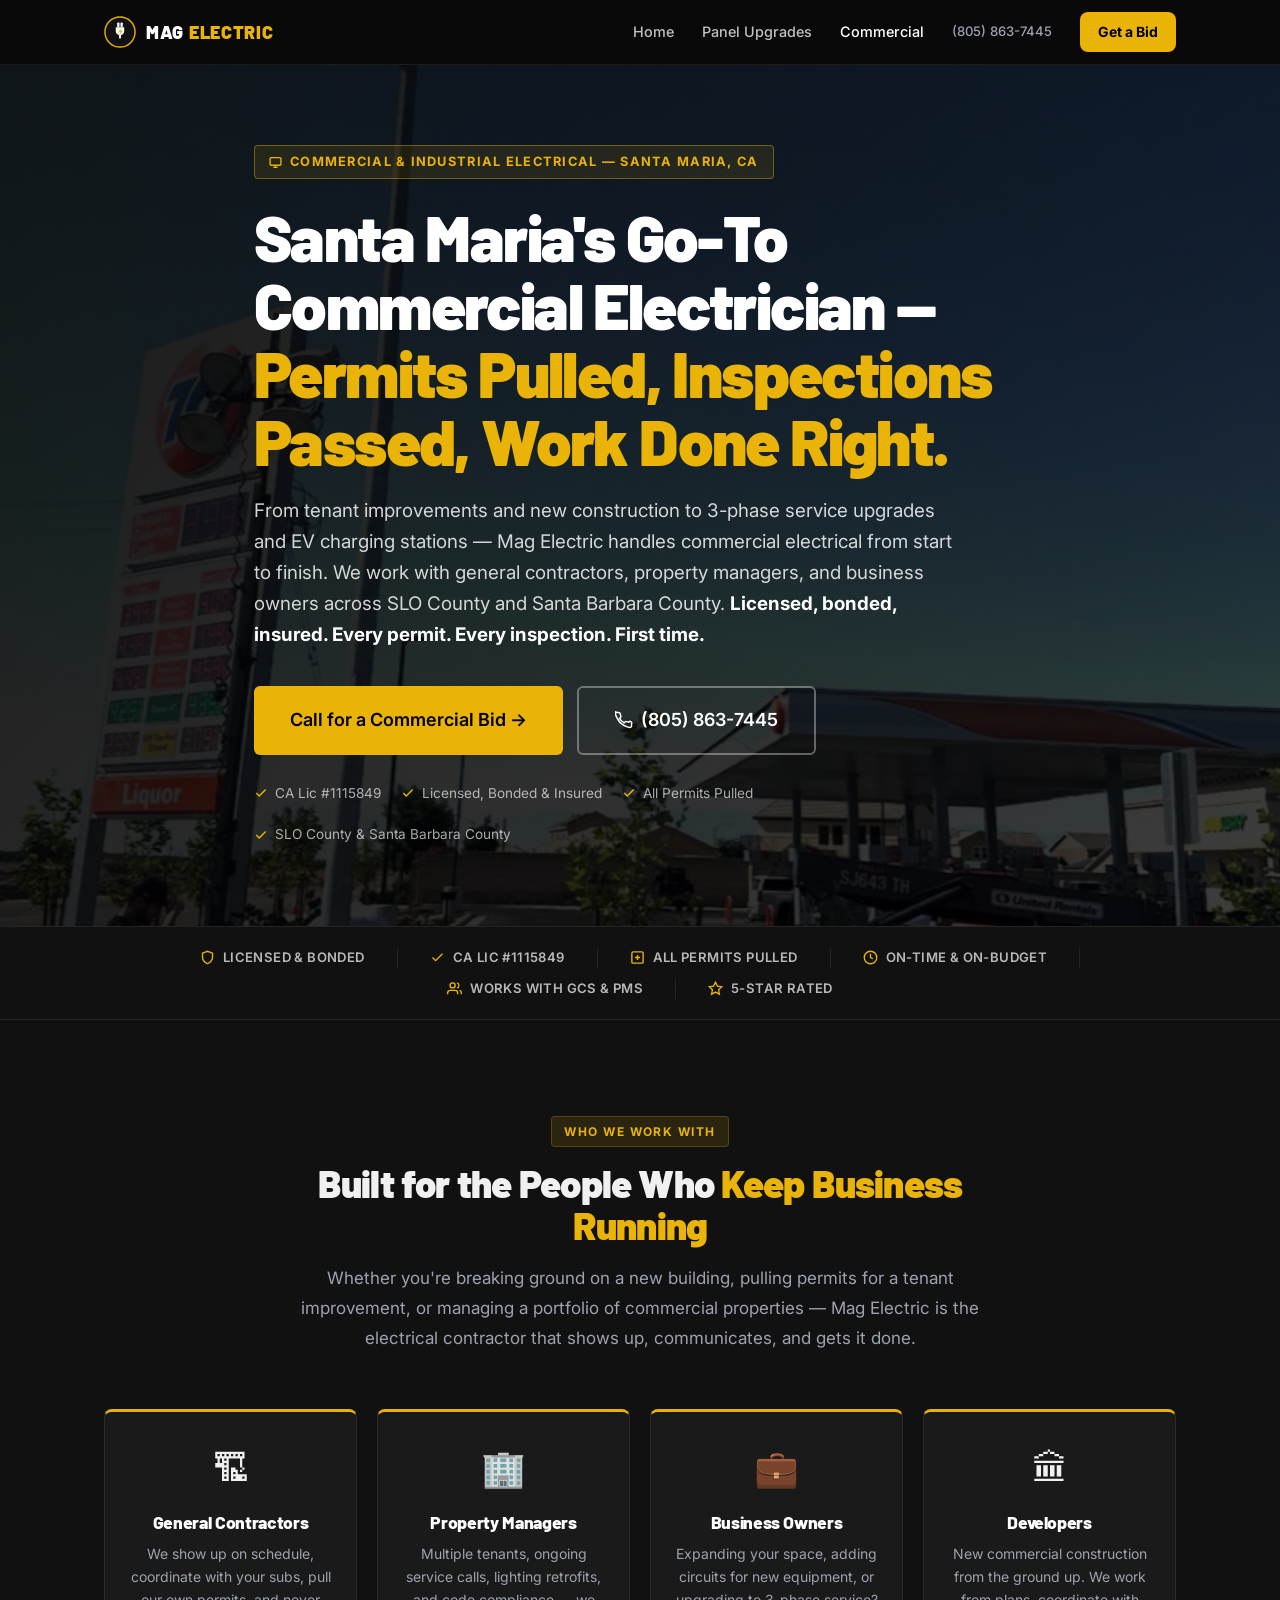
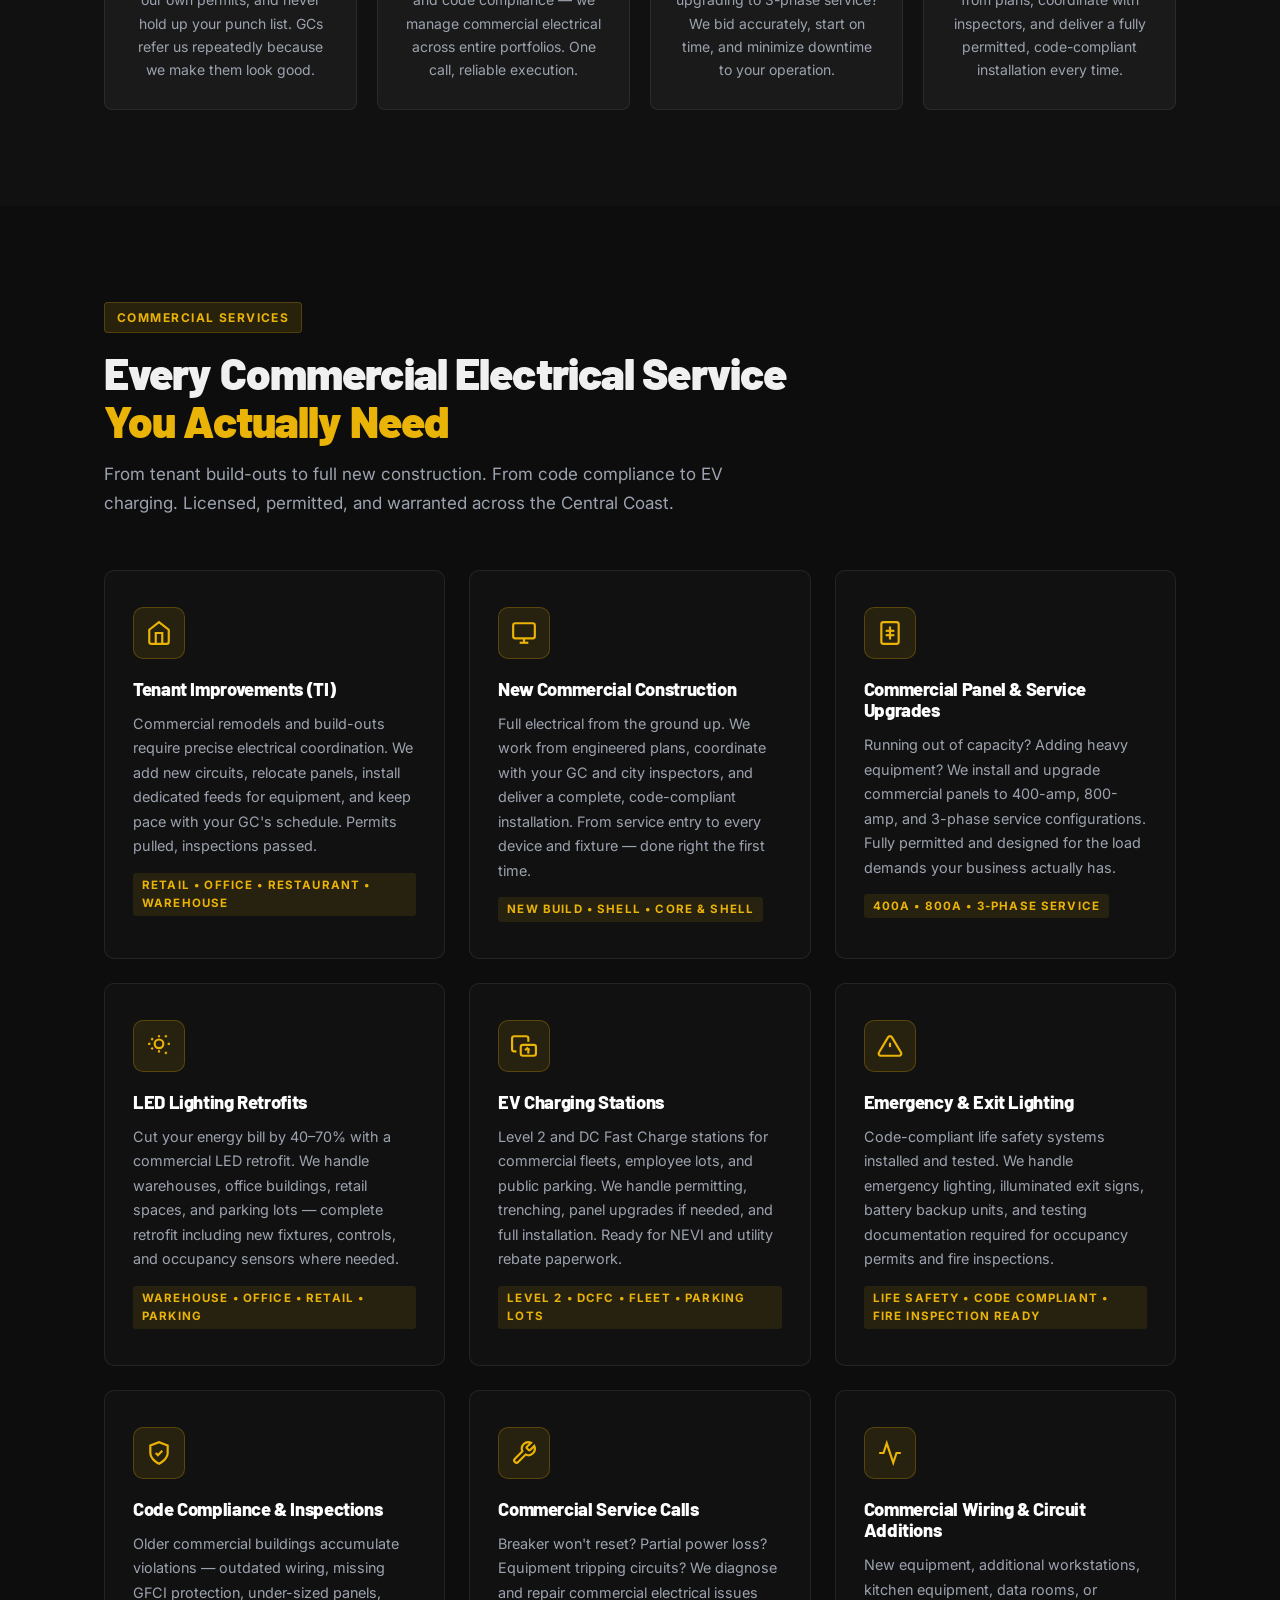
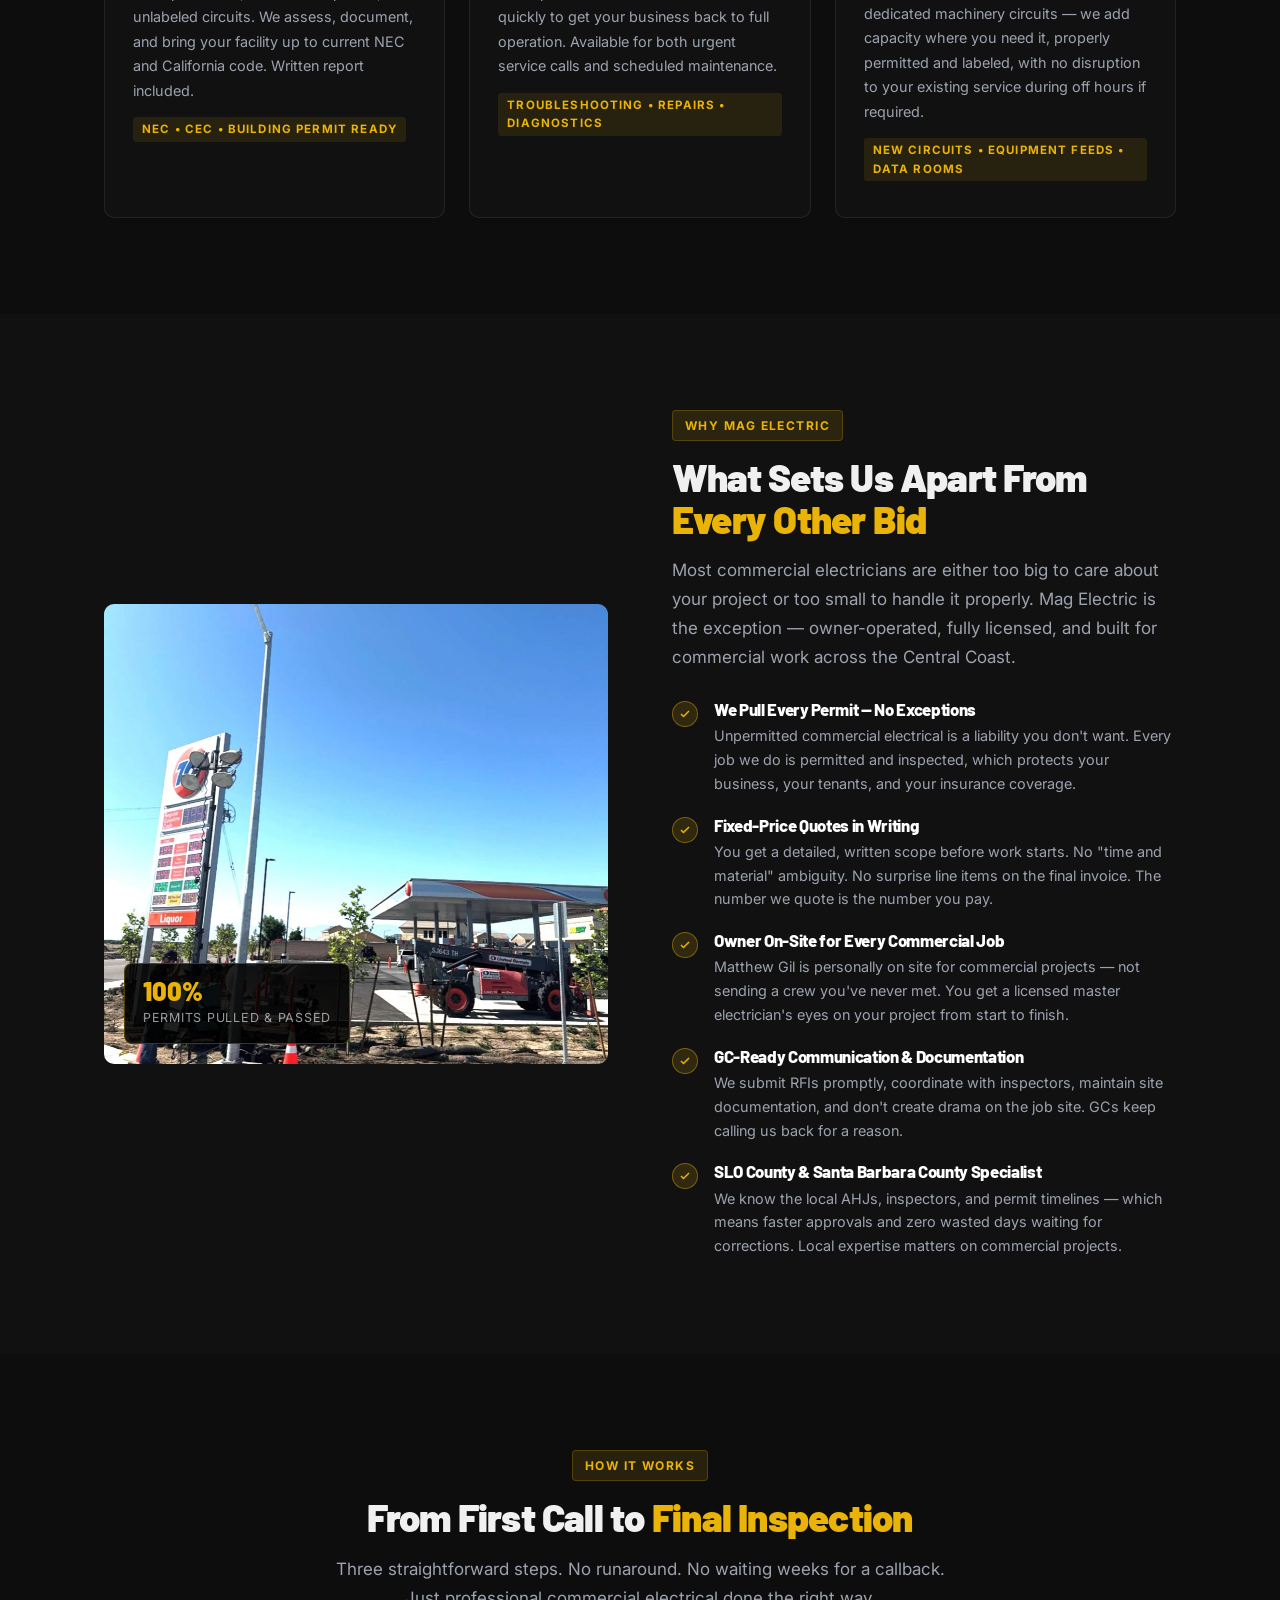
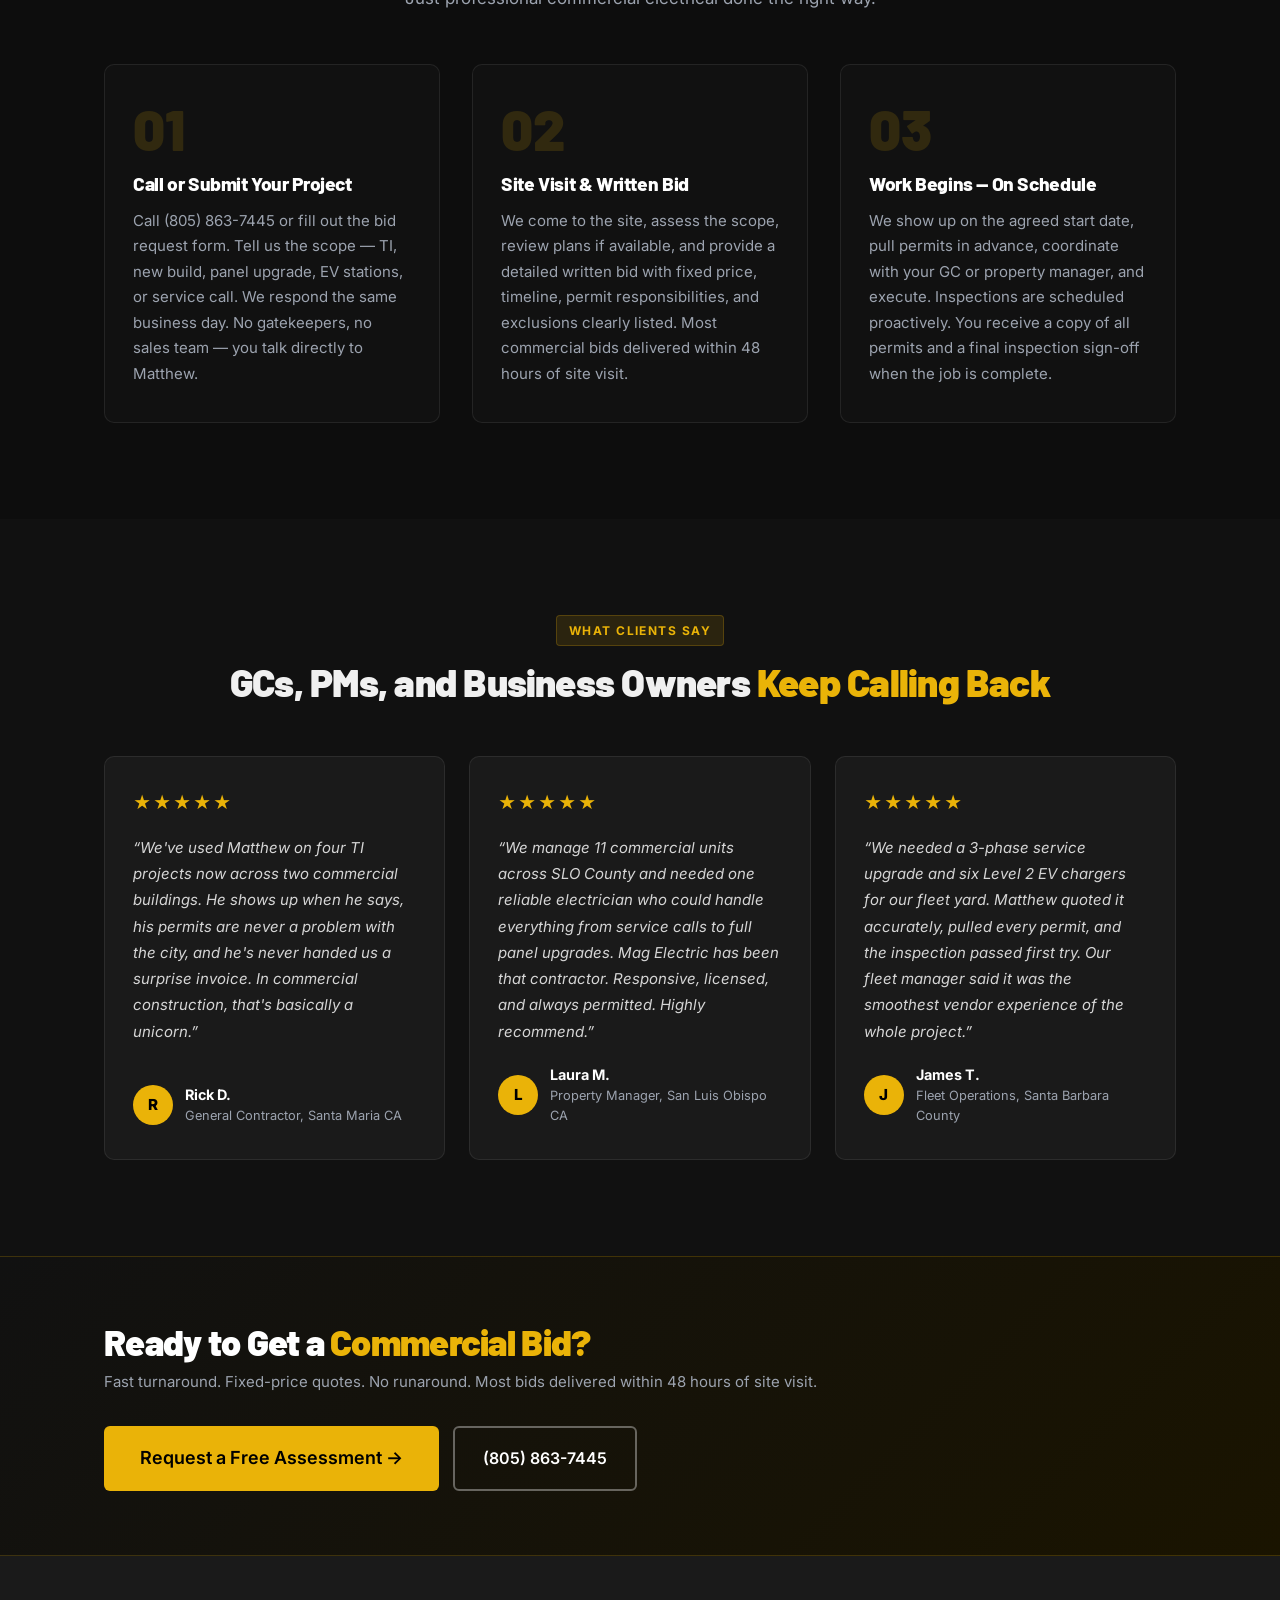
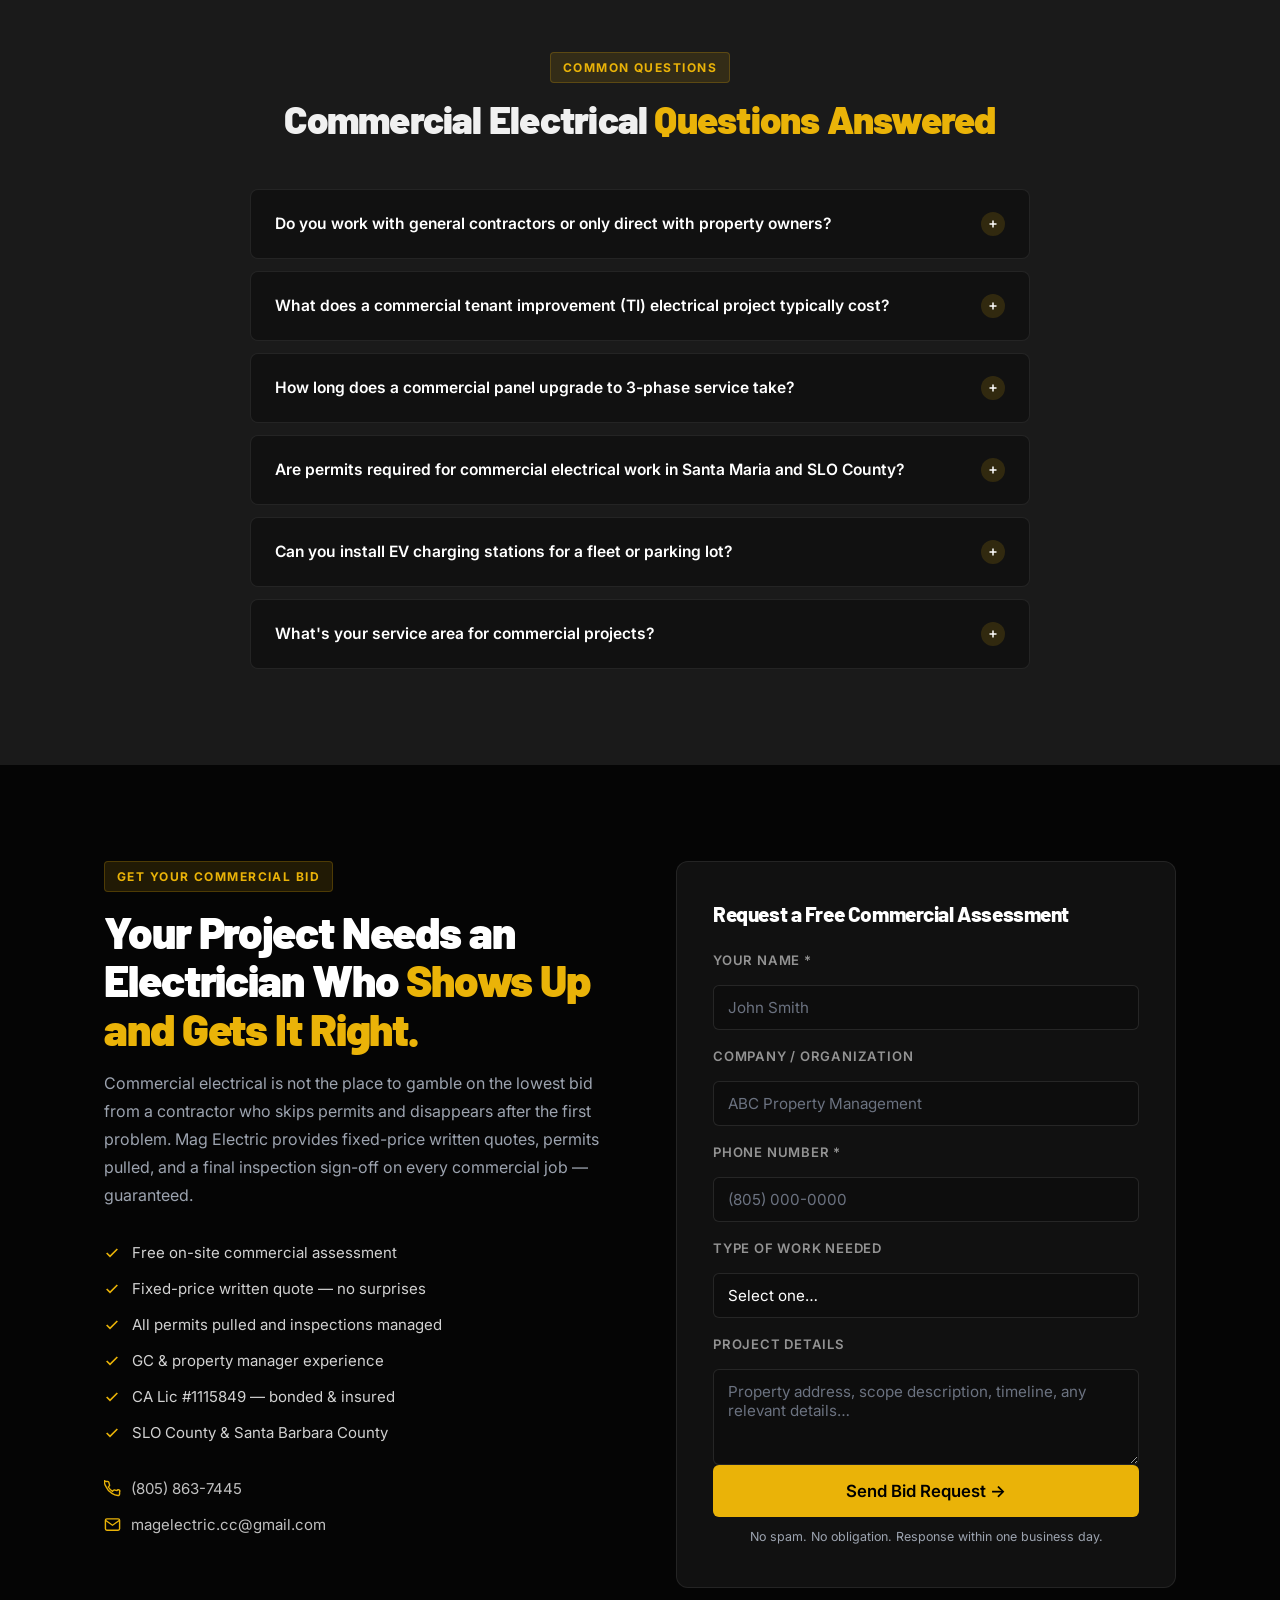
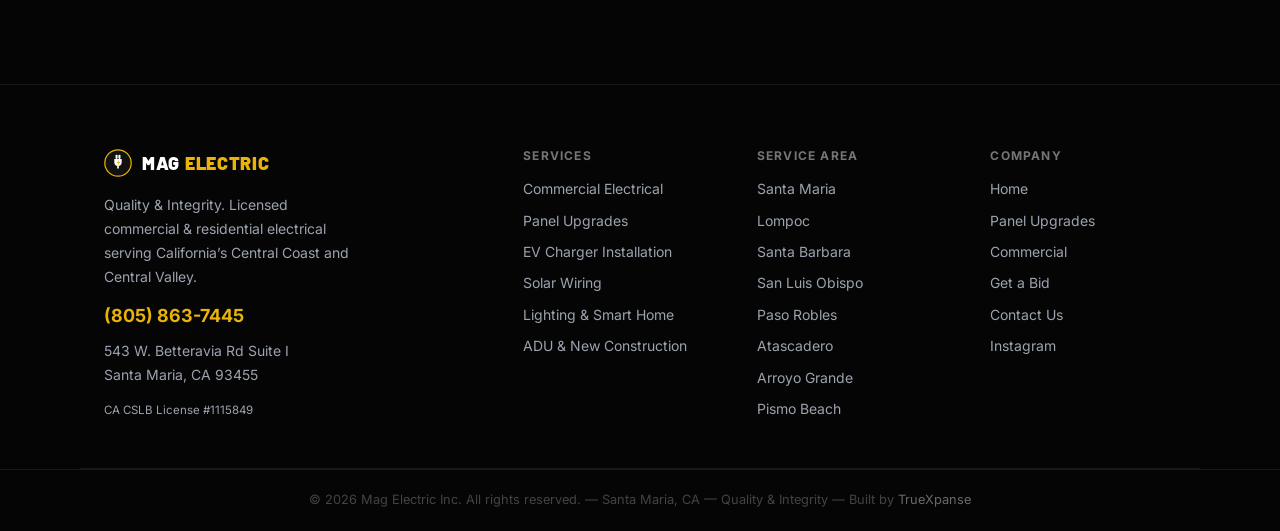
<file: commercial.html>
<!DOCTYPE html>
<html lang="en">
<head>
  <meta charset="UTF-8" />
  <meta name="viewport" content="width=device-width, initial-scale=1.0" />
  <title>Commercial Electrician in Santa Maria, CA | MAG Electric</title>
  <meta name="description" content="Commercial electrician in Santa Maria, CA. Tenant improvements, 3-phase service, EV charging, LED retrofits across SLO & Santa Barbara Counties. CA Lic #1115849. Call (805) 863-7445." />
  <meta name="keywords" content="commercial electrician Santa Maria, tenant improvement electrical SLO County, 3-phase service upgrade Central Coast, commercial EV charging Santa Maria, LED retrofit commercial electrician Santa Barbara County" />
  <link rel="canonical" href="https://mag-electric.netlify.app/commercial.html" />
  <meta property="og:type" content="website" />
  <meta property="og:url" content="https://mag-electric.netlify.app/commercial.html" />
  <meta property="og:site_name" content="Mag Electric Inc." />
  <meta property="og:title" content="Commercial Electrician in Santa Maria, CA | MAG Electric" />
  <meta property="og:description" content="Commercial electrical contractor serving SLO County &amp; Santa Barbara County. Tenant improvements, 3-phase service, EV charging stations &amp; code compliance. CA Lic #1115849." />
  <meta property="og:image" content="https://mag-electric.netlify.app/images/commercial_76_station.jpg" />
  <meta name="twitter:card" content="summary_large_image" />
  <meta name="twitter:title" content="Commercial Electrician in Santa Maria, CA | MAG Electric" />
  <meta name="twitter:description" content="Commercial tenant improvements, 3-phase service, EV charging across SLO &amp; Santa Barbara Counties. CA Lic #1115849. Call (805) 863-7445." />
  <meta name="twitter:image" content="https://mag-electric.netlify.app/images/commercial_76_station.jpg" />
  <meta name="geo.region" content="US-CA" />
  <meta name="geo.placename" content="Santa Maria, CA" />
  <meta name="geo.position" content="34.9530;-120.4357" />
  <meta name="ICBM" content="34.9530, -120.4357" />
  <script type="application/ld+json">
  {
    "@context": "https://schema.org",
    "@type": "Service",
    "name": "Commercial Electrical Services",
    "serviceType": "Commercial Electrical Contractor",
    "url": "https://mag-electric.netlify.app/commercial.html",
    "provider": {
      "@type": "ElectricalContractor",
      "name": "Mag Electric Inc.",
      "telephone": "+18058637445",
      "email": "magelectric.cc@gmail.com",
      "url": "https://mag-electric.netlify.app",
      "image": "https://mag-electric.netlify.app/images/commercial_76_station.jpg",
      "address": {
        "@type": "PostalAddress",
        "streetAddress": "543 W. Betteravia Rd Suite I",
        "addressLocality": "Santa Maria",
        "addressRegion": "CA",
        "postalCode": "93455",
        "addressCountry": "US"
      },
      "geo": {
        "@type": "GeoCoordinates",
        "latitude": 34.9530,
        "longitude": -120.4357
      },
      "sameAs": [
        "https://www.instagram.com/mag_electric_/",
        "https://www.facebook.com/profile.php?id=61578703290723"
      ]
    },
    "areaServed": [
      {"@type": "City", "name": "Santa Maria"},
      {"@type": "City", "name": "Lompoc"},
      {"@type": "City", "name": "Santa Barbara"},
      {"@type": "City", "name": "San Luis Obispo"},
      {"@type": "City", "name": "Paso Robles"},
      {"@type": "City", "name": "Atascadero"},
      {"@type": "City", "name": "Arroyo Grande"},
      {"@type": "City", "name": "Pismo Beach"},
      {"@type": "AdministrativeArea", "name": "San Luis Obispo County"},
      {"@type": "AdministrativeArea", "name": "Santa Barbara County"}
    ],
    "description": "Full-service commercial electrical contractor specializing in tenant improvements, new commercial construction, panel and service upgrades, LED lighting retrofits, EV charging stations, emergency and exit lighting, and code compliance for SLO County and Santa Barbara County businesses. CA CSLB #1115849."
  }
  </script>
  <script type="application/ld+json">
  {
    "@context": "https://schema.org",
    "@type": "FAQPage",
    "mainEntity": [
      {
        "@type": "Question",
        "name": "Do you work with general contractors or only direct with property owners?",
        "acceptedAnswer": {
          "@type": "Answer",
          "text": "Both. A significant portion of our commercial work comes directly from GCs who need a reliable, licensed, permit-ready sub they can count on. We understand job site coordination, lien releases, RFI processes, and schedule dependencies. We also work directly with property managers and business owners who want a single point of contact for their facility's electrical needs."
        }
      },
      {
        "@type": "Question",
        "name": "What does a commercial tenant improvement (TI) electrical project typically cost?",
        "acceptedAnswer": {
          "@type": "Answer",
          "text": "TI electrical cost varies based on square footage, existing infrastructure, number of new circuits, panel capacity, and local permit fees. Smaller office TIs (1,000–2,500 sq ft) often run $8,000–$20,000. Larger retail or restaurant build-outs can range from $25,000 to $80,000+. We provide a fixed written quote after a site visit — you know the full number before we start."
        }
      },
      {
        "@type": "Question",
        "name": "How long does a commercial panel upgrade to 3-phase service take?",
        "acceptedAnswer": {
          "@type": "Answer",
          "text": "A standard commercial service upgrade (400A or 800A single-phase to three-phase conversion) typically takes 2–5 days depending on utility coordination, trenching requirements, and inspection scheduling. We handle the paperwork and coordination with PG&E or SCE on your behalf and plan the schedule around minimizing business interruption."
        }
      },
      {
        "@type": "Question",
        "name": "Are permits required for commercial electrical work in Santa Maria and SLO County?",
        "acceptedAnswer": {
          "@type": "Answer",
          "text": "Yes — virtually all commercial electrical work requires permits in California, including TI work, panel upgrades, new circuit additions, EV charger installation, and service changes. We pull every permit, period. Any contractor offering to skip permits on commercial work is exposing you to serious liability: failed Certificate of Occupancy, insurance voidance, and city stop-work orders."
        }
      },
      {
        "@type": "Question",
        "name": "Can you install EV charging stations for a fleet or parking lot?",
        "acceptedAnswer": {
          "@type": "Answer",
          "text": "Yes. We install commercial Level 2 and DC Fast Charge (DCFC) stations for fleet yards, employee parking lots, retail parking, and multi-tenant commercial properties. We handle site assessment, panel capacity evaluation, conduit and wiring, charger installation, permitting, and inspection. We're also familiar with NEVI program requirements and utility rebate documentation."
        }
      },
      {
        "@type": "Question",
        "name": "What's your service area for commercial projects?",
        "acceptedAnswer": {
          "@type": "Answer",
          "text": "Our primary commercial service area is Santa Maria, Lompoc, Santa Barbara, San Luis Obispo, Arroyo Grande, Pismo Beach, Paso Robles, and Atascadero — covering all of SLO County and Santa Barbara County. For larger commercial construction projects, we may travel further."
        }
      }
    ]
  }
  </script>
  <link rel="preconnect" href="https://fonts.googleapis.com" />
  <link rel="preconnect" href="https://fonts.gstatic.com" crossorigin />
  <link href="https://fonts.googleapis.com/css2?family=Inter:ital,wght@0,400;0,500;0,600;0,700;1,400&family=Barlow:wght@700;800;900&display=swap" rel="stylesheet" />
  <link rel="stylesheet" href="css/styles.css" />
  <style>
    /* ── LANDING PAGE OVERRIDES & EXTENSIONS ── */
    :root {
      --gold: #EAB308;
      --gold-dark: #ca9a06;
      --dark: #0a0a0a;
      --dark2: #111111;
      --dark3: #1a1a1a;
      --mid: #222222;
      --border: rgba(255,255,255,0.08);
      --text: #f0f0f0;
      --muted: #9ca3af;
      --blue-accent: #3b82f6;
    }
    *, *::before, *::after { box-sizing: border-box; margin: 0; padding: 0; }
    html { scroll-behavior: smooth; }
    body { background: var(--dark); color: var(--text); font-family: 'Inter', sans-serif; }
    .container { max-width: 1120px; margin: 0 auto; padding: 0 24px; }
    img { display: block; max-width: 100%; }
    a { color: inherit; text-decoration: none; }

    /* BUTTONS */
    .btn { display: inline-flex; align-items: center; gap: 8px; font-family: 'Inter', sans-serif;
      font-weight: 600; font-size: 1rem; padding: 14px 28px; border-radius: 6px;
      border: none; cursor: pointer; transition: transform .15s, box-shadow .15s; text-decoration: none; }
    .btn:hover { transform: translateY(-2px); box-shadow: 0 8px 24px rgba(0,0,0,.4); }
    .btn-primary { background: var(--gold); color: #000; }
    .btn-primary:hover { background: var(--gold-dark); }
    .btn-ghost { background: transparent; color: #fff; border: 2px solid rgba(255,255,255,.35); }
    .btn-ghost:hover { border-color: #fff; }
    .btn-lg { font-size: 1.125rem; padding: 18px 36px; }
    .btn-full { width: 100%; justify-content: center; }

    /* SECTION SPACING */
    .lp-section { padding: 96px 0; }
    .lp-section-sm { padding: 64px 0; }
    .section-tag { display: inline-block; font-size: .75rem; font-weight: 700; letter-spacing: .12em;
      text-transform: uppercase; color: var(--gold); background: rgba(234,179,8,.12);
      padding: 5px 12px; border-radius: 4px; margin-bottom: 16px; }
    .section-title { font-family: 'Barlow', sans-serif; font-weight: 900; line-height: 1.08;
      letter-spacing: -.02em; }
    .section-title .hl { color: var(--gold); }
    .section-sub { color: var(--muted); font-size: 1.0625rem; line-height: 1.7; max-width: 640px; margin-top: 16px; }
    .text-center { text-align: center; }
    .text-center .section-sub { margin: 16px auto 0; }
    .divider { width: 56px; height: 3px; background: var(--gold); border-radius: 2px; margin: 20px 0; }
    .divider-center { margin: 20px auto; }

    /* ── NAV ── */
    .nav { position: sticky; top: 0; z-index: 100; background: rgba(10,10,10,.96);
      backdrop-filter: blur(12px); border-bottom: 1px solid var(--border); }
    .nav-inner { display: flex; align-items: center; justify-content: space-between;
      height: 64px; gap: 32px; }
    .logo { display: flex; align-items: center; gap: 10px; font-family: 'Barlow', sans-serif;
      font-weight: 900; font-size: 1.125rem; letter-spacing: .04em; color: #fff; }
    .logo em { color: var(--gold); font-style: normal; }
    .nav-links { display: flex; align-items: center; gap: 28px; }
    .nav-links a { font-size: .9rem; font-weight: 500; color: rgba(255,255,255,.75);
      transition: color .15s; }
    .nav-links a:hover, .nav-links a.active { color: #fff; }
    .nav-phone { color: rgba(255,255,255,.75); }
    .nav-cta { background: var(--gold); color: #000 !important; font-weight: 700;
      padding: 8px 18px; border-radius: 5px; font-size: .875rem !important; }
    .nav-cta:hover { background: var(--gold-dark); }
    .menu-toggle { display: none; flex-direction: column; gap: 5px; background: none;
      border: none; cursor: pointer; padding: 4px; }
    .menu-toggle span { display: block; width: 22px; height: 2px; background: #fff;
      border-radius: 2px; transition: .2s; }
    .mobile-menu { display: none; flex-direction: column; background: #111;
      border-top: 1px solid var(--border); padding: 16px 24px 20px; gap: 12px; }
    .mobile-menu.open { display: flex; }
    .mobile-link, .mobile-phone { font-size: .95rem; color: rgba(255,255,255,.8); padding: 6px 0; }
    .mobile-phone { display: flex; align-items: center; gap: 8px; color: var(--gold); font-weight: 600; }
    @media (max-width: 767px) {
      .nav-links { display: none; }
      .menu-toggle { display: flex; }
    }

    /* ── HERO ── */
    .lp-hero { position: relative; min-height: 90vh; display: flex; align-items: center;
      overflow: hidden; padding: 80px 0; }
    .lp-hero-bg { position: absolute; inset: 0; background-image: url('images/commercial_76_station.jpg');
      background-size: cover; background-position: center 40%;
      transform: scale(1.04); filter: brightness(.42); }
    .lp-hero-overlay { position: absolute; inset: 0;
      background: linear-gradient(135deg, rgba(0,0,0,.78) 0%, rgba(0,0,0,.42) 100%); }
    .lp-hero-content { position: relative; z-index: 2; max-width: 820px; }
    .hero-eyebrow { display: inline-flex; align-items: center; gap: 8px;
      font-size: .8rem; font-weight: 700; letter-spacing: .1em; text-transform: uppercase;
      color: var(--gold); border: 1px solid rgba(234,179,8,.4);
      background: rgba(234,179,8,.1); padding: 6px 14px; border-radius: 4px; margin-bottom: 24px; }
    .lp-hero h1 { font-family: 'Barlow', sans-serif; font-weight: 900;
      font-size: clamp(2.4rem, 5.5vw, 4rem); line-height: 1.06; letter-spacing: -.025em;
      color: #fff; margin-bottom: 20px; }
    .lp-hero h1 .hl { color: var(--gold); }
    .lp-hero-sub { font-size: clamp(1rem, 1.8vw, 1.175rem); color: rgba(255,255,255,.82);
      line-height: 1.65; max-width: 700px; margin-bottom: 36px; }
    .hero-ctas { display: flex; flex-wrap: wrap; gap: 14px; margin-bottom: 28px; }
    .hero-micro { display: flex; flex-wrap: wrap; gap: 20px; }
    .hero-micro-item { display: flex; align-items: center; gap: 7px;
      font-size: .85rem; color: rgba(255,255,255,.65); }
    .hero-micro-item svg { flex-shrink: 0; }
    @media (max-width: 640px) {
      .lp-hero { min-height: 100vh; padding: 100px 0 60px; }
      .hero-ctas { flex-direction: column; }
      .btn-lg { font-size: 1rem; padding: 16px 24px; }
    }

    /* ── TRUST STRIP ── */
    .trust-strip { background: var(--dark2); border-top: 1px solid var(--border);
      border-bottom: 1px solid var(--border); padding: 20px 0; }
    .trust-strip-inner { display: flex; flex-wrap: wrap; align-items: center;
      justify-content: center; gap: 10px 32px; }
    .ts-item { display: flex; align-items: center; gap: 8px;
      font-size: .82rem; font-weight: 600; color: rgba(255,255,255,.7);
      letter-spacing: .03em; text-transform: uppercase; }
    .ts-dot { width: 1px; height: 20px; background: var(--border); }
    @media (max-width: 640px) { .ts-dot { display: none; } }

    /* ── WHO WE WORK WITH ── */
    .who-section { background: var(--dark2); }
    .who-intro { max-width: 700px; margin: 0 auto 56px; text-align: center; }
    .who-intro p { color: var(--muted); font-size: 1.0625rem; line-height: 1.75; margin-top: 18px; }
    .who-cards { display: grid; grid-template-columns: repeat(4, 1fr); gap: 20px; }
    .who-card { background: var(--dark3); border: 1px solid var(--border);
      border-top: 3px solid var(--gold); border-radius: 8px; padding: 28px 24px; text-align: center; }
    .who-icon { font-size: 2.25rem; margin-bottom: 14px; }
    .who-card h3 { font-family: 'Barlow', sans-serif; font-weight: 800;
      font-size: 1.1rem; color: #fff; margin-bottom: 10px; }
    .who-card p { color: var(--muted); font-size: .875rem; line-height: 1.65; }
    @media (max-width: 900px) { .who-cards { grid-template-columns: 1fr 1fr; } }
    @media (max-width: 520px) { .who-cards { grid-template-columns: 1fr; } }

    /* ── SERVICES GRID ── */
    .services-section { background: #0d0d0d; }
    .services-intro { max-width: 680px; margin: 0 0 52px; }
    .services-grid { display: grid; grid-template-columns: repeat(3, 1fr); gap: 24px; }
    .svc-card { background: var(--dark2); border: 1px solid var(--border);
      border-radius: 10px; padding: 36px 28px; transition: border-color .2s, transform .2s; }
    .svc-card:hover { border-color: rgba(234,179,8,.35); transform: translateY(-3px); }
    .svc-icon { width: 52px; height: 52px; background: rgba(234,179,8,.1);
      border: 1px solid rgba(234,179,8,.25); border-radius: 10px;
      display: flex; align-items: center; justify-content: center; margin-bottom: 20px; }
    .svc-icon svg { color: var(--gold); }
    .svc-card h3 { font-family: 'Barlow', sans-serif; font-weight: 800;
      font-size: 1.15rem; color: #fff; margin-bottom: 12px; }
    .svc-card p { color: var(--muted); font-size: .9rem; line-height: 1.7; }
    .svc-tag { display: inline-block; margin-top: 14px; font-size: .72rem; font-weight: 700;
      letter-spacing: .1em; text-transform: uppercase; color: var(--gold);
      background: rgba(234,179,8,.1); padding: 3px 9px; border-radius: 3px; }
    @media (max-width: 900px) { .services-grid { grid-template-columns: 1fr 1fr; } }
    @media (max-width: 560px) { .services-grid { grid-template-columns: 1fr; } }

    /* ── WHY MAG ELECTRIC ── */
    .why-section { background: var(--dark2); }
    .why-layout { display: grid; grid-template-columns: 1fr 1fr; gap: 64px; align-items: center; }
    .why-img { border-radius: 10px; overflow: hidden; position: relative; }
    .why-img img { width: 100%; height: 460px; object-fit: cover; }
    .why-img-badge { position: absolute; bottom: 20px; left: 20px;
      background: rgba(0,0,0,.88); border: 1px solid rgba(234,179,8,.3);
      border-radius: 8px; padding: 14px 18px; }
    .why-img-badge strong { display: block; font-family: 'Barlow', sans-serif;
      font-weight: 900; font-size: 1.6rem; color: var(--gold); line-height: 1; }
    .why-img-badge span { font-size: .78rem; color: rgba(255,255,255,.6);
      text-transform: uppercase; letter-spacing: .06em; }
    .why-list { list-style: none; display: flex; flex-direction: column; gap: 20px; margin-top: 28px; }
    .why-item { display: flex; align-items: flex-start; gap: 16px; }
    .why-check { width: 26px; height: 26px; background: rgba(234,179,8,.15);
      border: 1px solid rgba(234,179,8,.4); border-radius: 50%;
      display: flex; align-items: center; justify-content: center; flex-shrink: 0; margin-top: 1px; }
    .why-item-text h4 { font-family: 'Barlow', sans-serif; font-weight: 800;
      font-size: 1.05rem; color: #fff; margin-bottom: 5px; }
    .why-item-text p { color: var(--muted); font-size: .9rem; line-height: 1.65; }
    @media (max-width: 860px) {
      .why-layout { grid-template-columns: 1fr; gap: 40px; }
      .why-img img { height: 280px; }
    }

    /* ── PROCESS ── */
    .process-section { background: #0d0d0d; }
    .lp-steps { display: grid; grid-template-columns: repeat(3,1fr); gap: 32px; margin-top: 52px; }
    .lp-step { background: var(--dark2); border: 1px solid var(--border);
      border-radius: 10px; padding: 36px 28px; position: relative; }
    .lp-step-num { font-family: 'Barlow', sans-serif; font-weight: 900;
      font-size: 3.5rem; color: rgba(234,179,8,.15); line-height: 1;
      margin-bottom: 16px; display: block; }
    .lp-step h3 { font-family: 'Barlow', sans-serif; font-weight: 800;
      font-size: 1.2rem; color: #fff; margin-bottom: 12px; }
    .lp-step p { color: var(--muted); font-size: .9375rem; line-height: 1.7; }
    @media (max-width: 767px) { .lp-steps { grid-template-columns: 1fr; gap: 20px; } }

    /* ── TRUST / TESTIMONIALS ── */
    .testi-section { background: var(--dark2); }
    .testi-grid { display: grid; grid-template-columns: repeat(3,1fr); gap: 24px; margin-top: 52px; }
    .testi-card { background: var(--dark3); border: 1px solid var(--border);
      border-radius: 10px; padding: 32px 28px; display: flex; flex-direction: column; gap: 18px; }
    .testi-stars { color: var(--gold); font-size: 1.1rem; letter-spacing: 2px; }
    .testi-quote { font-size: .9375rem; color: rgba(255,255,255,.82); line-height: 1.75;
      font-style: italic; flex: 1; }
    .testi-author { display: flex; align-items: center; gap: 12px; }
    .testi-avatar { width: 40px; height: 40px; border-radius: 50%;
      background: var(--gold); color: #000; font-weight: 800; font-size: .95rem;
      display: flex; align-items: center; justify-content: center; flex-shrink: 0; }
    .testi-name { font-weight: 700; font-size: .9rem; color: #fff; }
    .testi-loc { font-size: .8rem; color: var(--muted); }
    @media (max-width: 860px) { .testi-grid { grid-template-columns: 1fr; } }

    /* ── MID CTA BANNER ── */
    .mid-cta { background: linear-gradient(135deg, #111 0%, #1a1400 100%);
      border-top: 1px solid rgba(234,179,8,.2); border-bottom: 1px solid rgba(234,179,8,.2); }
    .mid-cta-inner { display: flex; align-items: center; justify-content: space-between;
      gap: 32px; flex-wrap: wrap; }
    .mid-cta h2 { font-family: 'Barlow', sans-serif; font-weight: 900;
      font-size: clamp(1.5rem, 3vw, 2.25rem); color: #fff; line-height: 1.15; }
    .mid-cta h2 span { color: var(--gold); }
    .mid-cta p { color: var(--muted); margin-top: 8px; font-size: .9375rem; }
    .mid-cta-actions { display: flex; gap: 14px; flex-wrap: wrap; flex-shrink: 0; }
    @media (max-width: 700px) { .mid-cta-inner { flex-direction: column; align-items: flex-start; } }

    /* ── FAQ ── */
    .faq-section { background: var(--dark3); }
    .faq-list { max-width: 780px; margin: 48px auto 0; display: flex; flex-direction: column; gap: 12px; }
    .faq-item { background: var(--dark2); border: 1px solid var(--border); border-radius: 8px; overflow: hidden; }
    .faq-q { width: 100%; text-align: left; background: none; border: none; cursor: pointer;
      display: flex; align-items: center; justify-content: space-between; gap: 16px;
      padding: 22px 24px; color: #fff; font-family: 'Inter', sans-serif; font-weight: 600;
      font-size: .975rem; transition: background .15s; }
    .faq-q:hover { background: rgba(255,255,255,.03); }
    .faq-icon { width: 24px; height: 24px; border-radius: 50%; background: rgba(234,179,8,.15);
      display: flex; align-items: center; justify-content: center; flex-shrink: 0;
      transition: transform .25s; }
    .faq-item.open .faq-icon { transform: rotate(45deg); background: var(--gold); color: #000; }
    .faq-a { display: none; padding: 0 24px 22px; color: var(--muted);
      font-size: .9375rem; line-height: 1.75; }
    .faq-item.open .faq-a { display: block; }

    /* ── FINAL CTA + FORM ── */
    .final-cta { background: #050505; }
    .final-cta-layout { display: grid; grid-template-columns: 1fr 1fr; gap: 72px; align-items: start; }
    .final-left h2 { font-family: 'Barlow', sans-serif; font-weight: 900;
      font-size: clamp(2rem, 3.5vw, 2.75rem); color: #fff; line-height: 1.1;
      letter-spacing: -.025em; margin-bottom: 16px; }
    .final-left h2 .hl { color: var(--gold); }
    .final-left p { color: var(--muted); font-size: 1rem; line-height: 1.75; margin-bottom: 32px; }
    .final-bullets { list-style: none; display: flex; flex-direction: column; gap: 12px; }
    .final-bullets li { display: flex; align-items: center; gap: 12px;
      font-size: .9375rem; color: rgba(255,255,255,.82); }
    .final-bullets li svg { flex-shrink: 0; }
    .final-contact { margin-top: 32px; display: flex; flex-direction: column; gap: 12px; }
    .final-contact a { display: flex; align-items: center; gap: 10px;
      color: rgba(255,255,255,.75); font-size: .9375rem; transition: color .15s; }
    .final-contact a:hover { color: var(--gold); }
    .lp-form { background: var(--dark2); border: 1px solid var(--border);
      border-radius: 12px; padding: 40px 36px; }
    .lp-form h3 { font-family: 'Barlow', sans-serif; font-weight: 800;
      font-size: 1.3rem; color: #fff; margin-bottom: 24px; }
    .form-group { display: flex; flex-direction: column; gap: 6px; margin-bottom: 16px; }
    .form-group label { font-size: .82rem; font-weight: 600; color: rgba(255,255,255,.55);
      letter-spacing: .06em; text-transform: uppercase; }
    .form-group input, .form-group select, .form-group textarea {
      background: #0d0d0d; border: 1px solid rgba(255,255,255,.1); border-radius: 6px;
      color: #fff; font-family: 'Inter', sans-serif; font-size: .95rem;
      padding: 12px 14px; width: 100%; outline: none; transition: border-color .15s; }
    .form-group input:focus, .form-group select:focus, .form-group textarea:focus {
      border-color: var(--gold); }
    .form-group select option { background: #111; }
    .form-group textarea { resize: vertical; min-height: 96px; }
    .form-note { font-size: .78rem; color: var(--muted); margin-top: 10px; text-align: center; }
    @media (max-width: 860px) {
      .final-cta-layout { grid-template-columns: 1fr; gap: 48px; }
      .lp-form { padding: 28px 20px; }
    }

    /* ── FOOTER ── */
    .footer { background: #050505; border-top: 1px solid var(--border); padding-top: 64px; }
    .footer-inner { display: grid; grid-template-columns: 2fr 1fr 1fr 1fr; gap: 48px;
      padding-bottom: 48px; border-bottom: 1px solid var(--border); }
    .footer-brand .logo { margin-bottom: 16px; }
    .footer-brand p { color: var(--muted); font-size: .875rem; line-height: 1.7; margin-bottom: 14px; }
    .footer-phone { display: block; color: var(--gold); font-weight: 700;
      font-size: 1.125rem; margin-bottom: 8px; }
    .footer-address { font-size: .82rem; color: var(--muted); line-height: 1.65;
      margin-bottom: 8px; font-style: normal; }
    .license-num { font-size: .75rem; color: rgba(255,255,255,.3); }
    .footer-col h4 { font-size: .75rem; font-weight: 700; letter-spacing: .1em;
      text-transform: uppercase; color: rgba(255,255,255,.45); margin-bottom: 16px; }
    .footer-col ul { list-style: none; display: flex; flex-direction: column; gap: 9px; }
    .footer-col ul li a { font-size: .875rem; color: var(--muted); transition: color .15s; }
    .footer-col ul li a:hover { color: #fff; }
    .footer-col ul li { font-size: .875rem; color: var(--muted); }
    .footer-bottom { padding: 20px 0; text-align: center; }
    .footer-bottom p { font-size: .8rem; color: rgba(255,255,255,.25); }
    @media (max-width: 860px) {
      .footer-inner { grid-template-columns: 1fr 1fr; }
      .footer-brand { grid-column: 1 / -1; }
    }
    @media (max-width: 480px) {
      .footer-inner { grid-template-columns: 1fr; }
    }
  </style>
</head>
<body>

<!-- ═══════════════════════════════════════
     NAV
═══════════════════════════════════════ -->
<nav class="nav" id="nav">
  <div class="nav-inner container">
    <a href="index.html" class="logo" aria-label="Mag Electric Home">
      <svg width="32" height="32" viewBox="0 0 34 34" fill="none" aria-hidden="true">
        <circle cx="17" cy="17" r="16" fill="#111" stroke="#EAB308" stroke-width="1.5"/>
        <rect x="14" y="7" width="2.5" height="5" rx="1" fill="white"/>
        <rect x="17.5" y="7" width="2.5" height="5" rx="1" fill="white"/>
        <path d="M12.5 12 H21.5 V16 A4.5 4.5 0 0 1 12.5 16 Z" fill="white"/>
        <rect x="16" y="20" width="2" height="4" rx="1" fill="white"/>
        <path d="M18 13 L15.5 17 H17.5 L16 21 L20 15.5 H17.5 Z" fill="#EAB308"/>
      </svg>
      <span>MAG <em>ELECTRIC</em></span>
    </a>
    <div class="nav-links" id="navLinks">
      <a href="index.html">Home</a>
      <a href="panel-upgrades.html">Panel Upgrades</a>
      <a href="commercial.html" class="active" style="color:#fff;">Commercial</a>
      <a href="tel:8058637445" class="nav-phone">(805) 863-7445</a>
      <a href="#get-bid" class="nav-cta">Get a Bid</a>
    </div>
    <button class="menu-toggle" id="menuToggle" aria-label="Toggle menu" aria-expanded="false">
      <span></span><span></span><span></span>
    </button>
  </div>
  <div class="mobile-menu" id="mobileMenu" aria-hidden="true">
    <a href="index.html" class="mobile-link">Home</a>
    <a href="panel-upgrades.html" class="mobile-link">Panel Upgrades</a>
    <a href="commercial.html" class="mobile-link">Commercial</a>
    <a href="#get-bid" class="mobile-link">Get a Bid</a>
    <a href="tel:8058637445" class="mobile-phone">
      <svg width="16" height="16" viewBox="0 0 24 24" fill="none" stroke="currentColor" stroke-width="2"><path d="M22 16.92v3a2 2 0 01-2.18 2 19.79 19.79 0 01-8.63-3.07A19.5 19.5 0 013.07 9.81a19.79 19.79 0 01-3.07-8.63A2 2 0 012 2h3a2 2 0 012 1.72c.127.96.361 1.903.7 2.81a2 2 0 01-.45 2.11L6.09 9.91a16 16 0 006 6l1.27-1.27a2 2 0 012.11-.45c.907.339 1.85.573 2.81.7A2 2 0 0122 16.92z"/></svg>
      (805) 863-7445
    </a>
  </div>
</nav>

<!-- ═══════════════════════════════════════
     HERO
═══════════════════════════════════════ -->
<section class="lp-hero">
  <div class="lp-hero-bg" role="img" aria-label="Commercial electrical panel work at a Santa Maria business"></div>
  <div class="lp-hero-overlay"></div>
  <div class="container lp-hero-content">
    <div class="hero-eyebrow">
      <svg width="13" height="13" viewBox="0 0 24 24" fill="none" stroke="currentColor" stroke-width="2.5"><rect x="2" y="3" width="20" height="14" rx="2"/><path d="M8 21h8M12 17v4"/></svg>
      Commercial &amp; Industrial Electrical &mdash; Santa Maria, CA
    </div>
    <h1>Santa Maria's Go-To Commercial Electrician &mdash; <span class="hl">Permits Pulled, Inspections Passed, Work Done Right.</span></h1>
    <p class="lp-hero-sub">
      From tenant improvements and new construction to 3-phase service upgrades and EV charging stations — Mag Electric handles commercial electrical from start to finish. We work with general contractors, property managers, and business owners across SLO County and Santa Barbara County. <strong style="color:#fff;">Licensed, bonded, insured. Every permit. Every inspection. First time.</strong>
    </p>
    <div class="hero-ctas">
      <a href="#get-bid" class="btn btn-primary btn-lg">Call for a Commercial Bid &rarr;</a>
      <a href="tel:8058637445" class="btn btn-ghost btn-lg">
        <svg width="18" height="18" viewBox="0 0 24 24" fill="none" stroke="currentColor" stroke-width="2"><path d="M22 16.92v3a2 2 0 01-2.18 2 19.79 19.79 0 01-8.63-3.07A19.5 19.5 0 013.07 9.81a19.79 19.79 0 01-3.07-8.63A2 2 0 012 2h3a2 2 0 012 1.72c.127.96.361 1.903.7 2.81a2 2 0 01-.45 2.11L6.09 9.91a16 16 0 006 6l1.27-1.27a2 2 0 012.11-.45c.907.339 1.85.573 2.81.7A2 2 0 0122 16.92z"/></svg>
        (805) 863-7445
      </a>
    </div>
    <div class="hero-micro">
      <div class="hero-micro-item">
        <svg width="14" height="14" viewBox="0 0 24 24" fill="none" stroke="#EAB308" stroke-width="2.5"><polyline points="20 6 9 17 4 12"/></svg>
        CA Lic #1115849
      </div>
      <div class="hero-micro-item">
        <svg width="14" height="14" viewBox="0 0 24 24" fill="none" stroke="#EAB308" stroke-width="2.5"><polyline points="20 6 9 17 4 12"/></svg>
        Licensed, Bonded &amp; Insured
      </div>
      <div class="hero-micro-item">
        <svg width="14" height="14" viewBox="0 0 24 24" fill="none" stroke="#EAB308" stroke-width="2.5"><polyline points="20 6 9 17 4 12"/></svg>
        All Permits Pulled
      </div>
      <div class="hero-micro-item">
        <svg width="14" height="14" viewBox="0 0 24 24" fill="none" stroke="#EAB308" stroke-width="2.5"><polyline points="20 6 9 17 4 12"/></svg>
        SLO County &amp; Santa Barbara County
      </div>
    </div>
  </div>
</section>

<!-- ═══════════════════════════════════════
     TRUST STRIP
═══════════════════════════════════════ -->
<div class="trust-strip">
  <div class="container trust-strip-inner">
    <div class="ts-item">
      <svg width="15" height="15" viewBox="0 0 24 24" fill="none" stroke="#EAB308" stroke-width="2.2"><path d="M12 22s8-4 8-10V5l-8-3-8 3v7c0 6 8 10 8 10z"/></svg>
      Licensed &amp; Bonded
    </div>
    <div class="ts-dot"></div>
    <div class="ts-item">
      <svg width="15" height="15" viewBox="0 0 24 24" fill="none" stroke="#EAB308" stroke-width="2.2"><polyline points="20 6 9 17 4 12"/></svg>
      CA Lic #1115849
    </div>
    <div class="ts-dot"></div>
    <div class="ts-item">
      <svg width="15" height="15" viewBox="0 0 24 24" fill="none" stroke="#EAB308" stroke-width="2.2"><rect x="3" y="3" width="18" height="18" rx="2"/><path d="M8 12h8M12 8v8"/></svg>
      All Permits Pulled
    </div>
    <div class="ts-dot"></div>
    <div class="ts-item">
      <svg width="15" height="15" viewBox="0 0 24 24" fill="none" stroke="#EAB308" stroke-width="2.2"><circle cx="12" cy="12" r="10"/><polyline points="12 6 12 12 16 14"/></svg>
      On-Time &amp; On-Budget
    </div>
    <div class="ts-dot"></div>
    <div class="ts-item">
      <svg width="15" height="15" viewBox="0 0 24 24" fill="none" stroke="#EAB308" stroke-width="2.2"><path d="M17 21v-2a4 4 0 00-4-4H5a4 4 0 00-4 4v2"/><circle cx="9" cy="7" r="4"/><path d="M23 21v-2a4 4 0 00-3-3.87"/><path d="M16 3.13a4 4 0 010 7.75"/></svg>
      Works With GCs &amp; PMs
    </div>
    <div class="ts-dot"></div>
    <div class="ts-item">
      <svg width="15" height="15" viewBox="0 0 24 24" fill="none" stroke="#EAB308" stroke-width="2.2"><polygon points="12 2 15.09 8.26 22 9.27 17 14.14 18.18 21.02 12 17.77 5.82 21.02 7 14.14 2 9.27 8.91 8.26 12 2"/></svg>
      5-Star Rated
    </div>
  </div>
</div>

<!-- ═══════════════════════════════════════
     WHO WE WORK WITH
═══════════════════════════════════════ -->
<section class="lp-section who-section">
  <div class="container">
    <div class="who-intro">
      <span class="section-tag">Who We Work With</span>
      <h2 class="section-title" style="font-size:clamp(1.75rem,3vw,2.5rem);">Built for the People Who <span class="hl">Keep Business Running</span></h2>
      <p>Whether you're breaking ground on a new building, pulling permits for a tenant improvement, or managing a portfolio of commercial properties — Mag Electric is the electrical contractor that shows up, communicates, and gets it done.</p>
    </div>
    <div class="who-cards">
      <div class="who-card">
        <div class="who-icon">&#127959;</div>
        <h3>General Contractors</h3>
        <p>We show up on schedule, coordinate with your subs, pull our own permits, and never hold up your punch list. GCs refer us repeatedly because we make them look good.</p>
      </div>
      <div class="who-card">
        <div class="who-icon">&#127970;</div>
        <h3>Property Managers</h3>
        <p>Multiple tenants, ongoing service calls, lighting retrofits, and code compliance — we manage commercial electrical across entire portfolios. One call, reliable execution.</p>
      </div>
      <div class="who-card">
        <div class="who-icon">&#128188;</div>
        <h3>Business Owners</h3>
        <p>Expanding your space, adding circuits for new equipment, or upgrading to 3-phase service? We bid accurately, start on time, and minimize downtime to your operation.</p>
      </div>
      <div class="who-card">
        <div class="who-icon">&#127963;</div>
        <h3>Developers</h3>
        <p>New commercial construction from the ground up. We work from plans, coordinate with inspectors, and deliver a fully permitted, code-compliant installation every time.</p>
      </div>
    </div>
  </div>
</section>

<!-- ═══════════════════════════════════════
     SERVICES GRID
═══════════════════════════════════════ -->
<section class="lp-section services-section">
  <div class="container">
    <span class="section-tag">Commercial Services</span>
    <h2 class="section-title" style="font-size:clamp(1.75rem,3.5vw,2.75rem); max-width: 700px; margin-bottom:8px;">
      Every Commercial Electrical Service <span class="hl">You Actually Need</span>
    </h2>
    <p class="section-sub" style="margin-bottom: 0;">
      From tenant build-outs to full new construction. From code compliance to EV charging. Licensed, permitted, and warranted across the Central Coast.
    </p>
    <div class="services-grid" style="margin-top: 52px;">

      <!-- TI -->
      <div class="svc-card">
        <div class="svc-icon">
          <svg width="26" height="26" viewBox="0 0 24 24" fill="none" stroke="currentColor" stroke-width="2"><path d="M3 9l9-7 9 7v11a2 2 0 01-2 2H5a2 2 0 01-2-2z"/><polyline points="9 22 9 12 15 12 15 22"/></svg>
        </div>
        <h3>Tenant Improvements (TI)</h3>
        <p>Commercial remodels and build-outs require precise electrical coordination. We add new circuits, relocate panels, install dedicated feeds for equipment, and keep pace with your GC's schedule. Permits pulled, inspections passed.</p>
        <span class="svc-tag">Retail &bull; Office &bull; Restaurant &bull; Warehouse</span>
      </div>

      <!-- New Construction -->
      <div class="svc-card">
        <div class="svc-icon">
          <svg width="26" height="26" viewBox="0 0 24 24" fill="none" stroke="currentColor" stroke-width="2"><rect x="2" y="3" width="20" height="14" rx="2"/><line x1="8" y1="21" x2="16" y2="21"/><line x1="12" y1="17" x2="12" y2="21"/></svg>
        </div>
        <h3>New Commercial Construction</h3>
        <p>Full electrical from the ground up. We work from engineered plans, coordinate with your GC and city inspectors, and deliver a complete, code-compliant installation. From service entry to every device and fixture — done right the first time.</p>
        <span class="svc-tag">New Build &bull; Shell &bull; Core &amp; Shell</span>
      </div>

      <!-- Panel & Service -->
      <div class="svc-card">
        <div class="svc-icon">
          <svg width="26" height="26" viewBox="0 0 24 24" fill="none" stroke="currentColor" stroke-width="2"><rect x="4" y="2" width="16" height="20" rx="2"/><line x1="12" y1="6" x2="12" y2="18"/><line x1="8" y1="10" x2="16" y2="10"/><line x1="8" y1="14" x2="16" y2="14"/></svg>
        </div>
        <h3>Commercial Panel &amp; Service Upgrades</h3>
        <p>Running out of capacity? Adding heavy equipment? We install and upgrade commercial panels to 400-amp, 800-amp, and 3-phase service configurations. Fully permitted and designed for the load demands your business actually has.</p>
        <span class="svc-tag">400A &bull; 800A &bull; 3-Phase Service</span>
      </div>

      <!-- LED Retrofits -->
      <div class="svc-card">
        <div class="svc-icon">
          <svg width="26" height="26" viewBox="0 0 24 24" fill="none" stroke="currentColor" stroke-width="2"><circle cx="12" cy="10" r="4"/><path d="M12 2v2M12 16v2M4.93 4.93l1.41 1.41M17.66 17.66l1.41 1.41M2 10h2M20 10h2M4.93 15.07l1.41-1.41M17.66 2.34l1.41 1.41"/></svg>
        </div>
        <h3>LED Lighting Retrofits</h3>
        <p>Cut your energy bill by 40–70% with a commercial LED retrofit. We handle warehouses, office buildings, retail spaces, and parking lots — complete retrofit including new fixtures, controls, and occupancy sensors where needed.</p>
        <span class="svc-tag">Warehouse &bull; Office &bull; Retail &bull; Parking</span>
      </div>

      <!-- EV Charging -->
      <div class="svc-card">
        <div class="svc-icon">
          <svg width="26" height="26" viewBox="0 0 24 24" fill="none" stroke="currentColor" stroke-width="2"><path d="M5 17H3a2 2 0 01-2-2V5a2 2 0 012-2h11a2 2 0 012 2v3"/><rect x="9" y="11" width="14" height="10" rx="2"/><path d="M13 16l2-2 2 2"/><line x1="16" y1="14" x2="16" y2="19"/></svg>
        </div>
        <h3>EV Charging Stations</h3>
        <p>Level 2 and DC Fast Charge stations for commercial fleets, employee lots, and public parking. We handle permitting, trenching, panel upgrades if needed, and full installation. Ready for NEVI and utility rebate paperwork.</p>
        <span class="svc-tag">Level 2 &bull; DCFC &bull; Fleet &bull; Parking Lots</span>
      </div>

      <!-- Emergency / Exit -->
      <div class="svc-card">
        <div class="svc-icon">
          <svg width="26" height="26" viewBox="0 0 24 24" fill="none" stroke="currentColor" stroke-width="2"><path d="M10.29 3.86L1.82 18a2 2 0 001.71 3h16.94a2 2 0 001.71-3L13.71 3.86a2 2 0 00-3.42 0z"/><line x1="12" y1="9" x2="12" y2="13"/><line x1="12" y1="17" x2="12.01" y2="17"/></svg>
        </div>
        <h3>Emergency &amp; Exit Lighting</h3>
        <p>Code-compliant life safety systems installed and tested. We handle emergency lighting, illuminated exit signs, battery backup units, and testing documentation required for occupancy permits and fire inspections.</p>
        <span class="svc-tag">Life Safety &bull; Code Compliant &bull; Fire Inspection Ready</span>
      </div>

      <!-- Code Compliance -->
      <div class="svc-card">
        <div class="svc-icon">
          <svg width="26" height="26" viewBox="0 0 24 24" fill="none" stroke="currentColor" stroke-width="2"><path d="M12 22s8-4 8-10V5l-8-3-8 3v7c0 6 8 10 8 10z"/><polyline points="9 12 11 14 15 10"/></svg>
        </div>
        <h3>Code Compliance &amp; Inspections</h3>
        <p>Older commercial buildings accumulate violations — outdated wiring, missing GFCI protection, under-sized panels, unlabeled circuits. We assess, document, and bring your facility up to current NEC and California code. Written report included.</p>
        <span class="svc-tag">NEC &bull; CEC &bull; Building Permit Ready</span>
      </div>

      <!-- Service Calls -->
      <div class="svc-card">
        <div class="svc-icon">
          <svg width="26" height="26" viewBox="0 0 24 24" fill="none" stroke="currentColor" stroke-width="2"><path d="M14.7 6.3a1 1 0 000 1.4l1.6 1.6a1 1 0 001.4 0l3.77-3.77a6 6 0 01-7.94 7.94l-6.91 6.91a2.12 2.12 0 01-3-3l6.91-6.91a6 6 0 017.94-7.94l-3.76 3.76z"/></svg>
        </div>
        <h3>Commercial Service Calls</h3>
        <p>Breaker won't reset? Partial power loss? Equipment tripping circuits? We diagnose and repair commercial electrical issues quickly to get your business back to full operation. Available for both urgent service calls and scheduled maintenance.</p>
        <span class="svc-tag">Troubleshooting &bull; Repairs &bull; Diagnostics</span>
      </div>

      <!-- Wiring Upgrades -->
      <div class="svc-card">
        <div class="svc-icon">
          <svg width="26" height="26" viewBox="0 0 24 24" fill="none" stroke="currentColor" stroke-width="2"><polyline points="22 12 18 12 15 21 9 3 6 12 2 12"/></svg>
        </div>
        <h3>Commercial Wiring &amp; Circuit Additions</h3>
        <p>New equipment, additional workstations, kitchen equipment, data rooms, or dedicated machinery circuits — we add capacity where you need it, properly permitted and labeled, with no disruption to your existing service during off hours if required.</p>
        <span class="svc-tag">New Circuits &bull; Equipment Feeds &bull; Data Rooms</span>
      </div>

    </div>
  </div>
</section>

<!-- ═══════════════════════════════════════
     WHY MAG ELECTRIC
═══════════════════════════════════════ -->
<section class="lp-section why-section">
  <div class="container">
    <div class="why-layout">
      <div class="why-img">
        <img src="images/commercial_76_station.jpg" alt="Mag Electric licensed electrician performing commercial electrical work in Santa Maria CA" loading="lazy" />
        <div class="why-img-badge">
          <strong>100%</strong>
          <span>Permits Pulled &amp; Passed</span>
        </div>
      </div>
      <div>
        <span class="section-tag">Why Mag Electric</span>
        <h2 class="section-title" style="font-size:clamp(1.75rem,3vw,2.5rem);">What Sets Us Apart From <span class="hl">Every Other Bid</span></h2>
        <p class="section-sub">Most commercial electricians are either too big to care about your project or too small to handle it properly. Mag Electric is the exception — owner-operated, fully licensed, and built for commercial work across the Central Coast.</p>
        <ul class="why-list">
          <li class="why-item">
            <div class="why-check">
              <svg width="12" height="12" viewBox="0 0 24 24" fill="none" stroke="#EAB308" stroke-width="3"><polyline points="20 6 9 17 4 12"/></svg>
            </div>
            <div class="why-item-text">
              <h4>We Pull Every Permit — No Exceptions</h4>
              <p>Unpermitted commercial electrical is a liability you don't want. Every job we do is permitted and inspected, which protects your business, your tenants, and your insurance coverage.</p>
            </div>
          </li>
          <li class="why-item">
            <div class="why-check">
              <svg width="12" height="12" viewBox="0 0 24 24" fill="none" stroke="#EAB308" stroke-width="3"><polyline points="20 6 9 17 4 12"/></svg>
            </div>
            <div class="why-item-text">
              <h4>Fixed-Price Quotes in Writing</h4>
              <p>You get a detailed, written scope before work starts. No "time and material" ambiguity. No surprise line items on the final invoice. The number we quote is the number you pay.</p>
            </div>
          </li>
          <li class="why-item">
            <div class="why-check">
              <svg width="12" height="12" viewBox="0 0 24 24" fill="none" stroke="#EAB308" stroke-width="3"><polyline points="20 6 9 17 4 12"/></svg>
            </div>
            <div class="why-item-text">
              <h4>Owner On-Site for Every Commercial Job</h4>
              <p>Matthew Gil is personally on site for commercial projects — not sending a crew you've never met. You get a licensed master electrician's eyes on your project from start to finish.</p>
            </div>
          </li>
          <li class="why-item">
            <div class="why-check">
              <svg width="12" height="12" viewBox="0 0 24 24" fill="none" stroke="#EAB308" stroke-width="3"><polyline points="20 6 9 17 4 12"/></svg>
            </div>
            <div class="why-item-text">
              <h4>GC-Ready Communication &amp; Documentation</h4>
              <p>We submit RFIs promptly, coordinate with inspectors, maintain site documentation, and don't create drama on the job site. GCs keep calling us back for a reason.</p>
            </div>
          </li>
          <li class="why-item">
            <div class="why-check">
              <svg width="12" height="12" viewBox="0 0 24 24" fill="none" stroke="#EAB308" stroke-width="3"><polyline points="20 6 9 17 4 12"/></svg>
            </div>
            <div class="why-item-text">
              <h4>SLO County &amp; Santa Barbara County Specialist</h4>
              <p>We know the local AHJs, inspectors, and permit timelines — which means faster approvals and zero wasted days waiting for corrections. Local expertise matters on commercial projects.</p>
            </div>
          </li>
        </ul>
      </div>
    </div>
  </div>
</section>

<!-- ═══════════════════════════════════════
     PROCESS
═══════════════════════════════════════ -->
<section class="lp-section process-section">
  <div class="container">
    <div class="text-center">
      <span class="section-tag">How It Works</span>
      <h2 class="section-title" style="font-size:clamp(1.75rem,3vw,2.5rem);">From First Call to <span class="hl">Final Inspection</span></h2>
      <p class="section-sub">Three straightforward steps. No runaround. No waiting weeks for a callback. Just professional commercial electrical done the right way.</p>
    </div>
    <div class="lp-steps">
      <div class="lp-step">
        <span class="lp-step-num">01</span>
        <h3>Call or Submit Your Project</h3>
        <p>Call (805) 863-7445 or fill out the bid request form. Tell us the scope — TI, new build, panel upgrade, EV stations, or service call. We respond the same business day. No gatekeepers, no sales team — you talk directly to Matthew.</p>
      </div>
      <div class="lp-step">
        <span class="lp-step-num">02</span>
        <h3>Site Visit &amp; Written Bid</h3>
        <p>We come to the site, assess the scope, review plans if available, and provide a detailed written bid with fixed price, timeline, permit responsibilities, and exclusions clearly listed. Most commercial bids delivered within 48 hours of site visit.</p>
      </div>
      <div class="lp-step">
        <span class="lp-step-num">03</span>
        <h3>Work Begins — On Schedule</h3>
        <p>We show up on the agreed start date, pull permits in advance, coordinate with your GC or property manager, and execute. Inspections are scheduled proactively. You receive a copy of all permits and a final inspection sign-off when the job is complete.</p>
      </div>
    </div>
  </div>
</section>

<!-- ═══════════════════════════════════════
     TESTIMONIALS
═══════════════════════════════════════ -->
<section class="lp-section testi-section">
  <div class="container">
    <div class="text-center">
      <span class="section-tag">What Clients Say</span>
      <h2 class="section-title" style="font-size:clamp(1.75rem,3vw,2.5rem);">GCs, PMs, and Business Owners <span class="hl">Keep Calling Back</span></h2>
    </div>
    <div class="testi-grid">
      <div class="testi-card">
        <div class="testi-stars">&#9733;&#9733;&#9733;&#9733;&#9733;</div>
        <p class="testi-quote">&ldquo;We've used Matthew on four TI projects now across two commercial buildings. He shows up when he says, his permits are never a problem with the city, and he's never handed us a surprise invoice. In commercial construction, that's basically a unicorn.&rdquo;</p>
        <div class="testi-author">
          <div class="testi-avatar">R</div>
          <div>
            <div class="testi-name">Rick D.</div>
            <div class="testi-loc">General Contractor, Santa Maria CA</div>
          </div>
        </div>
      </div>
      <div class="testi-card">
        <div class="testi-stars">&#9733;&#9733;&#9733;&#9733;&#9733;</div>
        <p class="testi-quote">&ldquo;We manage 11 commercial units across SLO County and needed one reliable electrician who could handle everything from service calls to full panel upgrades. Mag Electric has been that contractor. Responsive, licensed, and always permitted. Highly recommend.&rdquo;</p>
        <div class="testi-author">
          <div class="testi-avatar">L</div>
          <div>
            <div class="testi-name">Laura M.</div>
            <div class="testi-loc">Property Manager, San Luis Obispo CA</div>
          </div>
        </div>
      </div>
      <div class="testi-card">
        <div class="testi-stars">&#9733;&#9733;&#9733;&#9733;&#9733;</div>
        <p class="testi-quote">&ldquo;We needed a 3-phase service upgrade and six Level 2 EV chargers for our fleet yard. Matthew quoted it accurately, pulled every permit, and the inspection passed first try. Our fleet manager said it was the smoothest vendor experience of the whole project.&rdquo;</p>
        <div class="testi-author">
          <div class="testi-avatar">J</div>
          <div>
            <div class="testi-name">James T.</div>
            <div class="testi-loc">Fleet Operations, Santa Barbara County</div>
          </div>
        </div>
      </div>
    </div>
  </div>
</section>

<!-- ═══════════════════════════════════════
     MID CTA BANNER
═══════════════════════════════════════ -->
<section class="lp-section-sm mid-cta">
  <div class="container mid-cta-inner">
    <div>
      <h2>Ready to Get a <span>Commercial Bid?</span></h2>
      <p>Fast turnaround. Fixed-price quotes. No runaround. Most bids delivered within 48 hours of site visit.</p>
    </div>
    <div class="mid-cta-actions">
      <a href="#get-bid" class="btn btn-primary btn-lg">Request a Free Assessment &rarr;</a>
      <a href="tel:8058637445" class="btn btn-ghost">(805) 863-7445</a>
    </div>
  </div>
</section>

<!-- ═══════════════════════════════════════
     FAQ
═══════════════════════════════════════ -->
<section class="lp-section faq-section">
  <div class="container">
    <div class="text-center">
      <span class="section-tag">Common Questions</span>
      <h2 class="section-title" style="font-size:clamp(1.75rem,3vw,2.5rem);">Commercial Electrical <span class="hl">Questions Answered</span></h2>
    </div>
    <div class="faq-list">

      <div class="faq-item">
        <button class="faq-q" aria-expanded="false">
          Do you work with general contractors or only direct with property owners?
          <span class="faq-icon"><svg width="12" height="12" viewBox="0 0 24 24" fill="none" stroke="currentColor" stroke-width="3"><line x1="12" y1="5" x2="12" y2="19"/><line x1="5" y1="12" x2="19" y2="12"/></svg></span>
        </button>
        <div class="faq-a">Both. A significant portion of our commercial work comes directly from GCs who need a reliable, licensed, permit-ready sub they can count on. We understand job site coordination, lien releases, RFI processes, and schedule dependencies. We also work directly with property managers and business owners who want a single point of contact for their facility's electrical needs.</div>
      </div>

      <div class="faq-item">
        <button class="faq-q" aria-expanded="false">
          What does a commercial tenant improvement (TI) electrical project typically cost?
          <span class="faq-icon"><svg width="12" height="12" viewBox="0 0 24 24" fill="none" stroke="currentColor" stroke-width="3"><line x1="12" y1="5" x2="12" y2="19"/><line x1="5" y1="12" x2="19" y2="12"/></svg></span>
        </button>
        <div class="faq-a">TI electrical cost varies significantly based on the square footage, existing infrastructure condition, number of new circuits, panel capacity, and local permit fees. Smaller office TIs (1,000–2,500 sq ft) often run $8,000–$20,000. Larger retail or restaurant build-outs can range from $25,000 to $80,000+. We always provide a fixed written quote after a site visit — you know the full number before we start. No time-and-material guesswork.</div>
      </div>

      <div class="faq-item">
        <button class="faq-q" aria-expanded="false">
          How long does a commercial panel upgrade to 3-phase service take?
          <span class="faq-icon"><svg width="12" height="12" viewBox="0 0 24 24" fill="none" stroke="currentColor" stroke-width="3"><line x1="12" y1="5" x2="12" y2="19"/><line x1="5" y1="12" x2="19" y2="12"/></svg></span>
        </button>
        <div class="faq-a">A standard commercial service upgrade (400A or 800A single-phase to three-phase conversion) typically takes 2–5 days depending on utility coordination, trenching requirements, and inspection scheduling. The utility switchover is usually the longest lead-time item — we handle the paperwork and coordination with PG&amp;E or SCE on your behalf. We plan the schedule around minimizing business interruption.</div>
      </div>

      <div class="faq-item">
        <button class="faq-q" aria-expanded="false">
          Are permits required for commercial electrical work in Santa Maria and SLO County?
          <span class="faq-icon"><svg width="12" height="12" viewBox="0 0 24 24" fill="none" stroke="currentColor" stroke-width="3"><line x1="12" y1="5" x2="12" y2="19"/><line x1="5" y1="12" x2="19" y2="12"/></svg></span>
        </button>
        <div class="faq-a">Yes — virtually all commercial electrical work requires permits in California, including TI work, panel upgrades, new circuit additions, EV charger installation, and service changes. We pull every permit, period. Any contractor offering to skip permits on commercial work is exposing you to serious liability: failed C of O, insurance voidance, and city stop-work orders. We protect you by doing it right.</div>
      </div>

      <div class="faq-item">
        <button class="faq-q" aria-expanded="false">
          Can you install EV charging stations for a fleet or parking lot?
          <span class="faq-icon"><svg width="12" height="12" viewBox="0 0 24 24" fill="none" stroke="currentColor" stroke-width="3"><line x1="12" y1="5" x2="12" y2="19"/><line x1="5" y1="12" x2="19" y2="12"/></svg></span>
        </button>
        <div class="faq-a">Yes. We install commercial Level 2 and DC Fast Charge (DCFC) stations for fleet yards, employee parking lots, retail parking, and multi-tenant commercial properties. We handle the full scope: site assessment, panel capacity evaluation (and upgrade if needed), conduit and wiring, charger installation, permitting, and inspection. We're also familiar with NEVI program requirements and utility rebate documentation if applicable to your project.</div>
      </div>

      <div class="faq-item">
        <button class="faq-q" aria-expanded="false">
          What's your service area for commercial projects?
          <span class="faq-icon"><svg width="12" height="12" viewBox="0 0 24 24" fill="none" stroke="currentColor" stroke-width="3"><line x1="12" y1="5" x2="12" y2="19"/><line x1="5" y1="12" x2="19" y2="12"/></svg></span>
        </button>
        <div class="faq-a">Our primary commercial service area is Santa Maria, Lompoc, Santa Barbara, San Luis Obispo, Arroyo Grande, Pismo Beach, Paso Robles, and Atascadero — covering all of SLO County and Santa Barbara County. For larger commercial construction projects, we may travel further. Call us and describe your project — if it's within reason, we'll make it work.</div>
      </div>

    </div>
  </div>
</section>

<!-- ═══════════════════════════════════════
     FINAL CTA + FORM
═══════════════════════════════════════ -->
<section class="lp-section final-cta" id="get-bid">
  <div class="container">
    <div class="final-cta-layout">
      <div class="final-left">
        <span class="section-tag">Get Your Commercial Bid</span>
        <h2>Your Project Needs an Electrician Who <span class="hl">Shows Up and Gets It Right.</span></h2>
        <p>Commercial electrical is not the place to gamble on the lowest bid from a contractor who skips permits and disappears after the first problem. Mag Electric provides fixed-price written quotes, permits pulled, and a final inspection sign-off on every commercial job — guaranteed.</p>
        <ul class="final-bullets">
          <li>
            <svg width="16" height="16" viewBox="0 0 24 24" fill="none" stroke="#EAB308" stroke-width="2.5"><polyline points="20 6 9 17 4 12"/></svg>
            Free on-site commercial assessment
          </li>
          <li>
            <svg width="16" height="16" viewBox="0 0 24 24" fill="none" stroke="#EAB308" stroke-width="2.5"><polyline points="20 6 9 17 4 12"/></svg>
            Fixed-price written quote — no surprises
          </li>
          <li>
            <svg width="16" height="16" viewBox="0 0 24 24" fill="none" stroke="#EAB308" stroke-width="2.5"><polyline points="20 6 9 17 4 12"/></svg>
            All permits pulled and inspections managed
          </li>
          <li>
            <svg width="16" height="16" viewBox="0 0 24 24" fill="none" stroke="#EAB308" stroke-width="2.5"><polyline points="20 6 9 17 4 12"/></svg>
            GC &amp; property manager experience
          </li>
          <li>
            <svg width="16" height="16" viewBox="0 0 24 24" fill="none" stroke="#EAB308" stroke-width="2.5"><polyline points="20 6 9 17 4 12"/></svg>
            CA Lic #1115849 — bonded &amp; insured
          </li>
          <li>
            <svg width="16" height="16" viewBox="0 0 24 24" fill="none" stroke="#EAB308" stroke-width="2.5"><polyline points="20 6 9 17 4 12"/></svg>
            SLO County &amp; Santa Barbara County
          </li>
        </ul>
        <address class="final-contact" style="font-style:normal;">
          <a href="tel:8058637445">
            <svg width="17" height="17" viewBox="0 0 24 24" fill="none" stroke="#EAB308" stroke-width="2"><path d="M22 16.92v3a2 2 0 01-2.18 2 19.79 19.79 0 01-8.63-3.07A19.5 19.5 0 013.07 9.81a19.79 19.79 0 01-3.07-8.63A2 2 0 012 2h3a2 2 0 012 1.72c.127.96.361 1.903.7 2.81a2 2 0 01-.45 2.11L6.09 9.91a16 16 0 006 6l1.27-1.27a2 2 0 012.11-.45c.907.339 1.85.573 2.81.7A2 2 0 0122 16.92z"/></svg>
            (805) 863-7445
          </a>
          <a href="mailto:magelectric.cc@gmail.com">
            <svg width="17" height="17" viewBox="0 0 24 24" fill="none" stroke="#EAB308" stroke-width="2"><path d="M4 4h16c1.1 0 2 .9 2 2v12c0 1.1-.9 2-2 2H4c-1.1 0-2-.9-2-2V6c0-1.1.9-2 2-2z"/><polyline points="22,6 12,13 2,6"/></svg>
            magelectric.cc@gmail.com
          </a>
        </address>
      </div>
      <div>
        <div class="lp-form">
          <h3>Request a Free Commercial Assessment</h3>
          <form name="commercial-bid-request" method="POST" action="/thank-you" data-netlify="true">
            <input type="hidden" name="form-name" value="commercial-bid-request" />
            <input type="hidden" name="service" value="Commercial Electrical" />
            <div class="form-group">
              <label for="c-name">Your Name *</label>
              <input type="text" id="c-name" name="name" placeholder="John Smith" required />
            </div>
            <div class="form-group">
              <label for="c-company">Company / Organization</label>
              <input type="text" id="c-company" name="company" placeholder="ABC Property Management" />
            </div>
            <div class="form-group">
              <label for="c-phone">Phone Number *</label>
              <input type="tel" id="c-phone" name="phone" placeholder="(805) 000-0000" required />
            </div>
            <div class="form-group">
              <label for="c-service">Type of Work Needed</label>
              <select id="c-service" name="service_type">
                <option value="" disabled selected>Select one&hellip;</option>
                <option>Tenant Improvement (TI)</option>
                <option>New Commercial Construction</option>
                <option>Panel or Service Upgrade</option>
                <option>LED Lighting Retrofit</option>
                <option>EV Charging Station</option>
                <option>Emergency / Exit Lighting</option>
                <option>Code Compliance / Inspection</option>
                <option>Commercial Service Call</option>
                <option>Other / Multiple Services</option>
              </select>
            </div>
            <div class="form-group">
              <label for="c-message">Project Details</label>
              <textarea id="c-message" name="message" placeholder="Property address, scope description, timeline, any relevant details&hellip;"></textarea>
            </div>
            <button type="submit" class="btn btn-primary btn-full" style="font-size:1.05rem;padding:16px;">Send Bid Request &rarr;</button>
            <p class="form-note">No spam. No obligation. Response within one business day.</p>
          </form>
        </div>
      </div>
    </div>
  </div>
</section>

<!-- ═══════════════════════════════════════
     FOOTER
═══════════════════════════════════════ -->
<footer class="footer">
  <div class="container footer-inner">
    <div class="footer-brand">
      <a href="index.html" class="logo">
        <svg width="28" height="28" viewBox="0 0 34 34" fill="none" aria-hidden="true"><circle cx="17" cy="17" r="16" fill="#111" stroke="#EAB308" stroke-width="1.5"/><rect x="14" y="7" width="2.5" height="5" rx="1" fill="white"/><rect x="17.5" y="7" width="2.5" height="5" rx="1" fill="white"/><path d="M12.5 12 H21.5 V16 A4.5 4.5 0 0 1 12.5 16 Z" fill="white"/><rect x="16" y="20" width="2" height="4" rx="1" fill="white"/><path d="M18 13 L15.5 17 H17.5 L16 21 L20 15.5 H17.5 Z" fill="#EAB308"/></svg>
        <span>MAG <em>ELECTRIC</em></span>
      </a>
      <p>Quality &amp; Integrity. Licensed commercial &amp; residential electrical serving California&rsquo;s Central Coast and Central Valley.</p>
      <a href="tel:8058637445" class="footer-phone">(805) 863-7445</a>
      <address style="font-style:normal;">
        <p class="footer-address">543 W. Betteravia Rd Suite I<br>Santa Maria, CA 93455</p>
      </address>
      <p class="license-num">CA CSLB License #1115849</p>
    </div>
    <div class="footer-col"><h4>Services</h4><ul>
      <li><a href="commercial.html">Commercial Electrical</a></li>
      <li><a href="panel-upgrades.html">Panel Upgrades</a></li>
      <li><a href="index.html#services">EV Charger Installation</a></li>
      <li><a href="index.html#services">Solar Wiring</a></li>
      <li><a href="index.html#services">Lighting &amp; Smart Home</a></li>
      <li><a href="index.html#services">ADU &amp; New Construction</a></li>
    </ul></div>
    <div class="footer-col"><h4>Service Area</h4><ul>
      <li>Santa Maria</li><li>Lompoc</li><li>Santa Barbara</li>
      <li>San Luis Obispo</li><li>Paso Robles</li><li>Atascadero</li>
      <li>Arroyo Grande</li><li>Pismo Beach</li>
    </ul></div>
    <div class="footer-col"><h4>Company</h4><ul>
      <li><a href="index.html">Home</a></li>
      <li><a href="panel-upgrades.html">Panel Upgrades</a></li>
      <li><a href="commercial.html">Commercial</a></li>
      <li><a href="#get-bid">Get a Bid</a></li>
      <li><a href="tel:8058637445">Contact Us</a></li>
      <li><a href="https://www.instagram.com/mag_electric_/" target="_blank" rel="noopener">Instagram</a></li>
    </ul></div>
  </div>
  <div class="footer-bottom"><div class="container"><p>&copy; 2026 Mag Electric Inc. All rights reserved. &mdash; Santa Maria, CA &mdash; Quality &amp; Integrity &mdash; Built by <a href="https://truexpanse.com" target="_blank" rel="noopener" style="color:rgba(255,255,255,.4);text-decoration:none;">TrueXpanse</a></p></div></div>
</footer>

<script src="js/nav.js"></script>
<script>
  // FAQ accordion
  document.querySelectorAll('.faq-q').forEach(function(btn) {
    btn.addEventListener('click', function() {
      var item = btn.closest('.faq-item');
      var isOpen = item.classList.contains('open');
      document.querySelectorAll('.faq-item.open').forEach(function(el) {
        el.classList.remove('open');
        el.querySelector('.faq-q').setAttribute('aria-expanded','false');
      });
      if (!isOpen) {
        item.classList.add('open');
        btn.setAttribute('aria-expanded','true');
      }
    });
  });
</script>
</body>
</html>
</file>
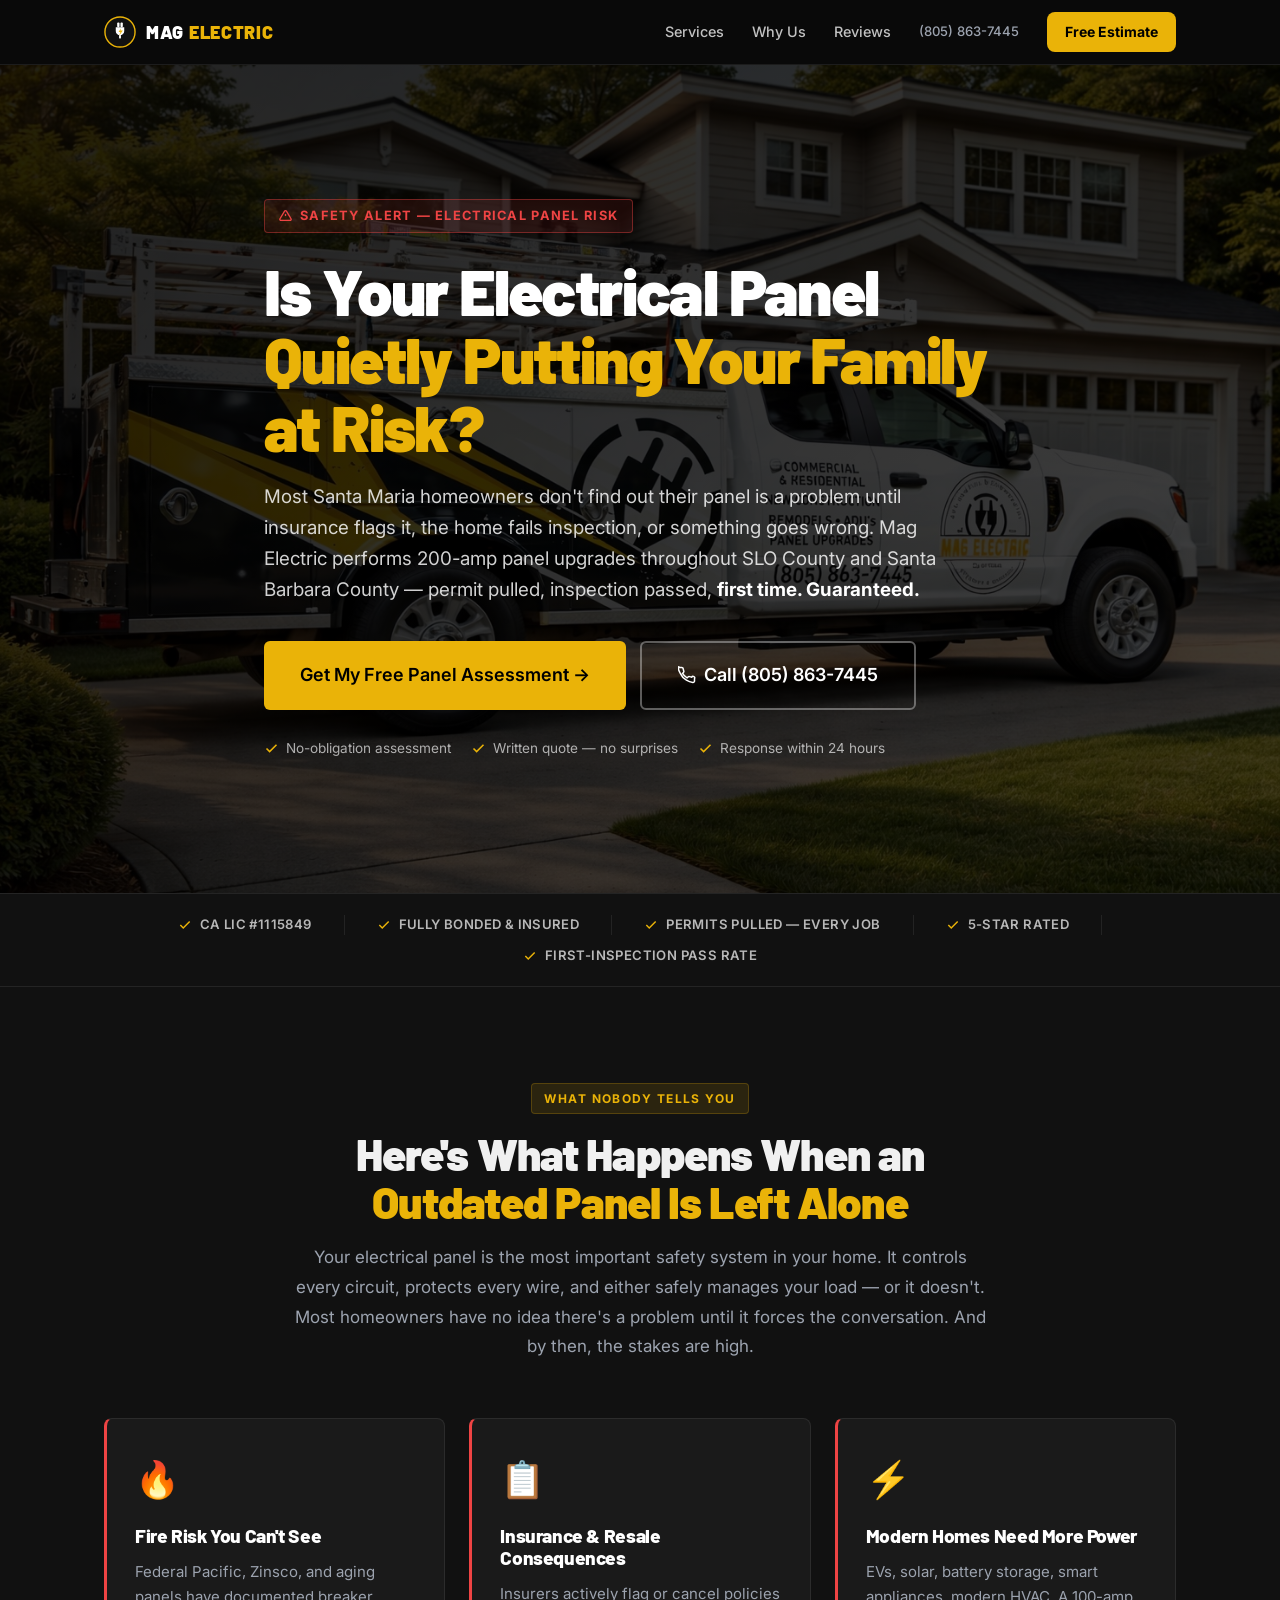
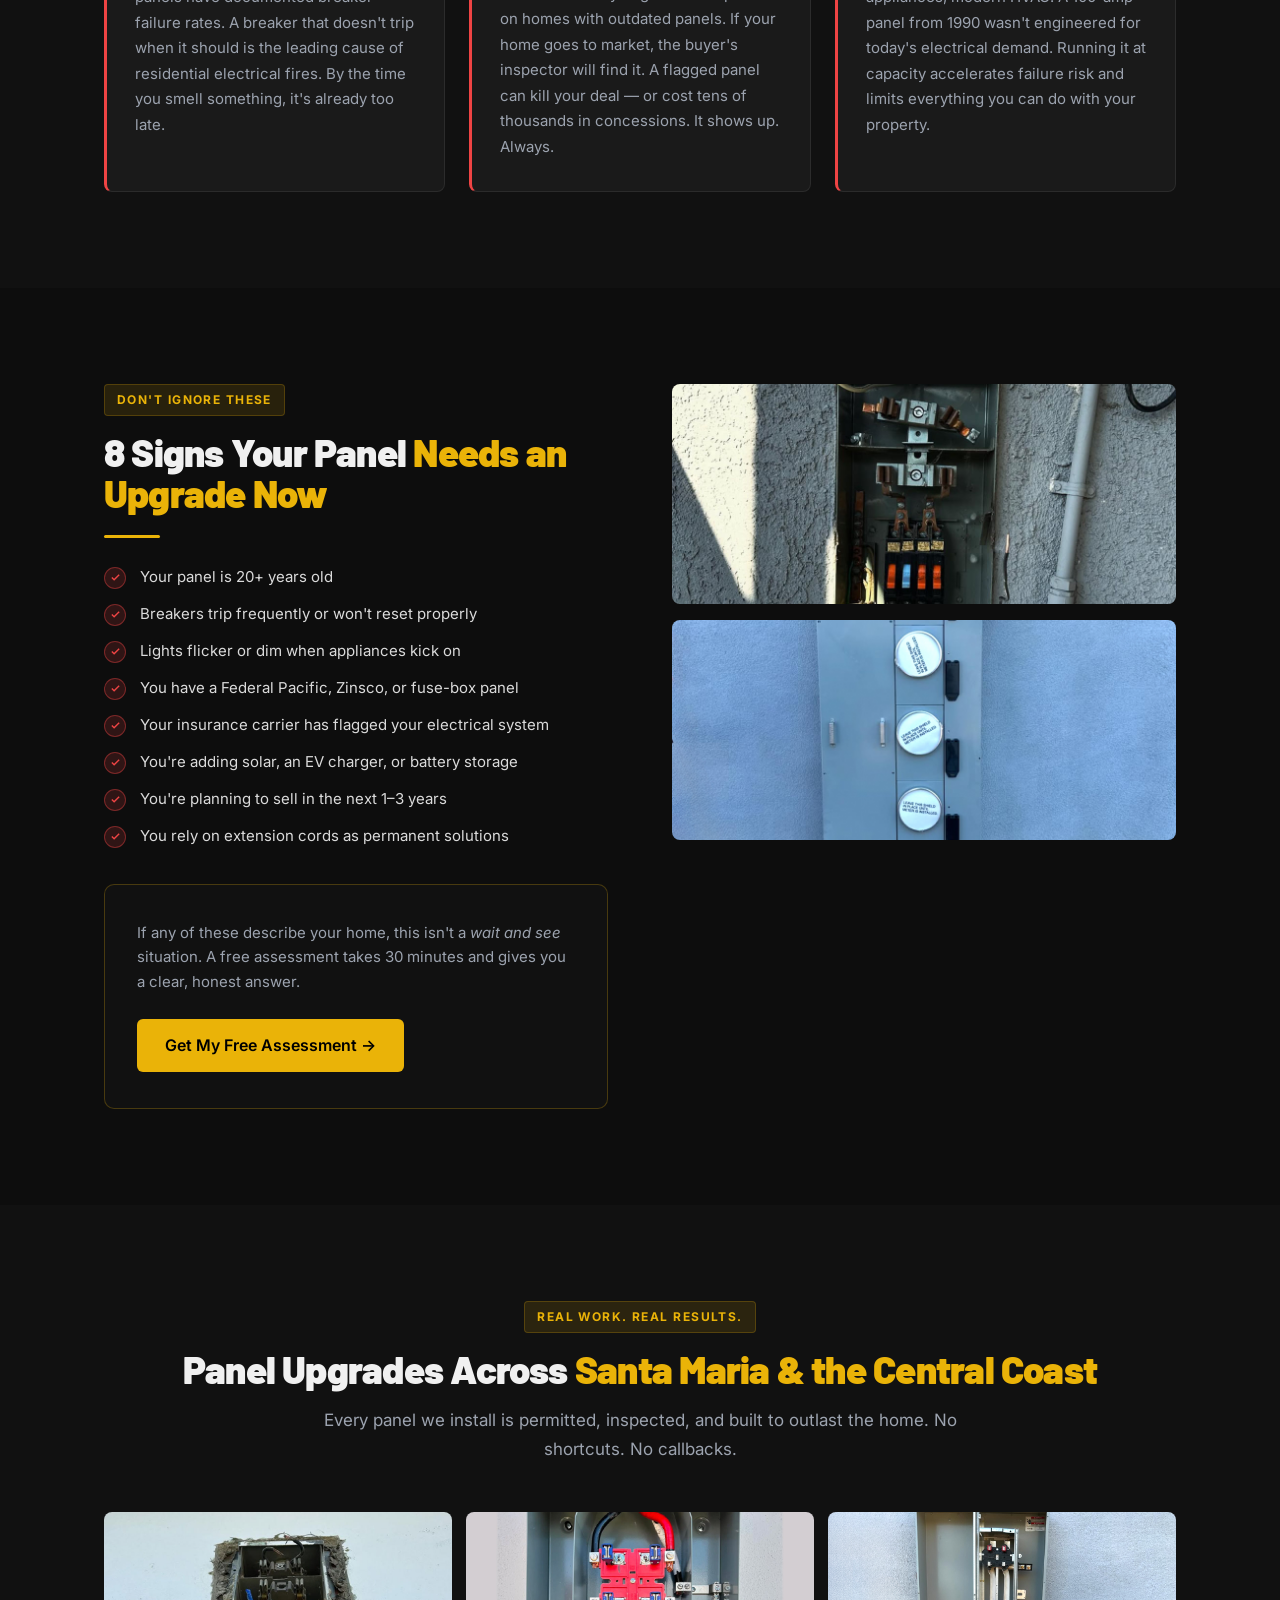
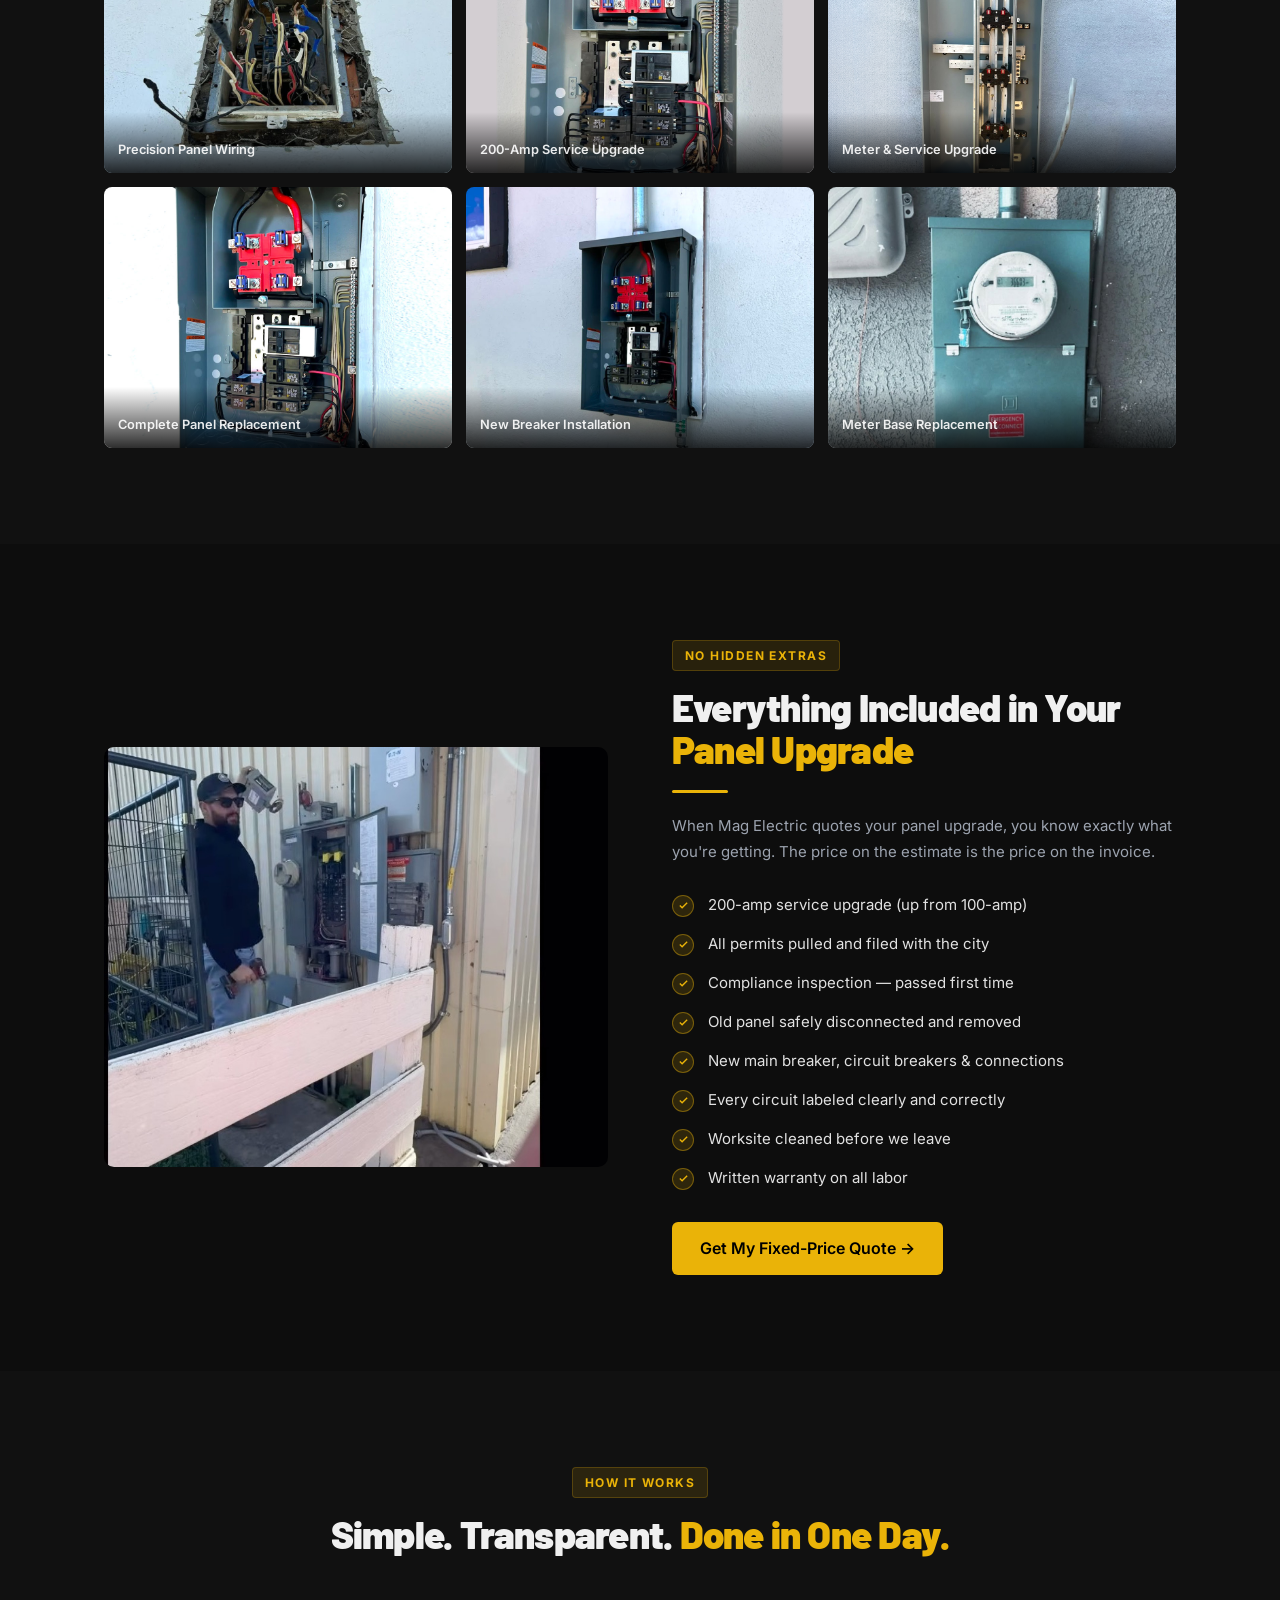
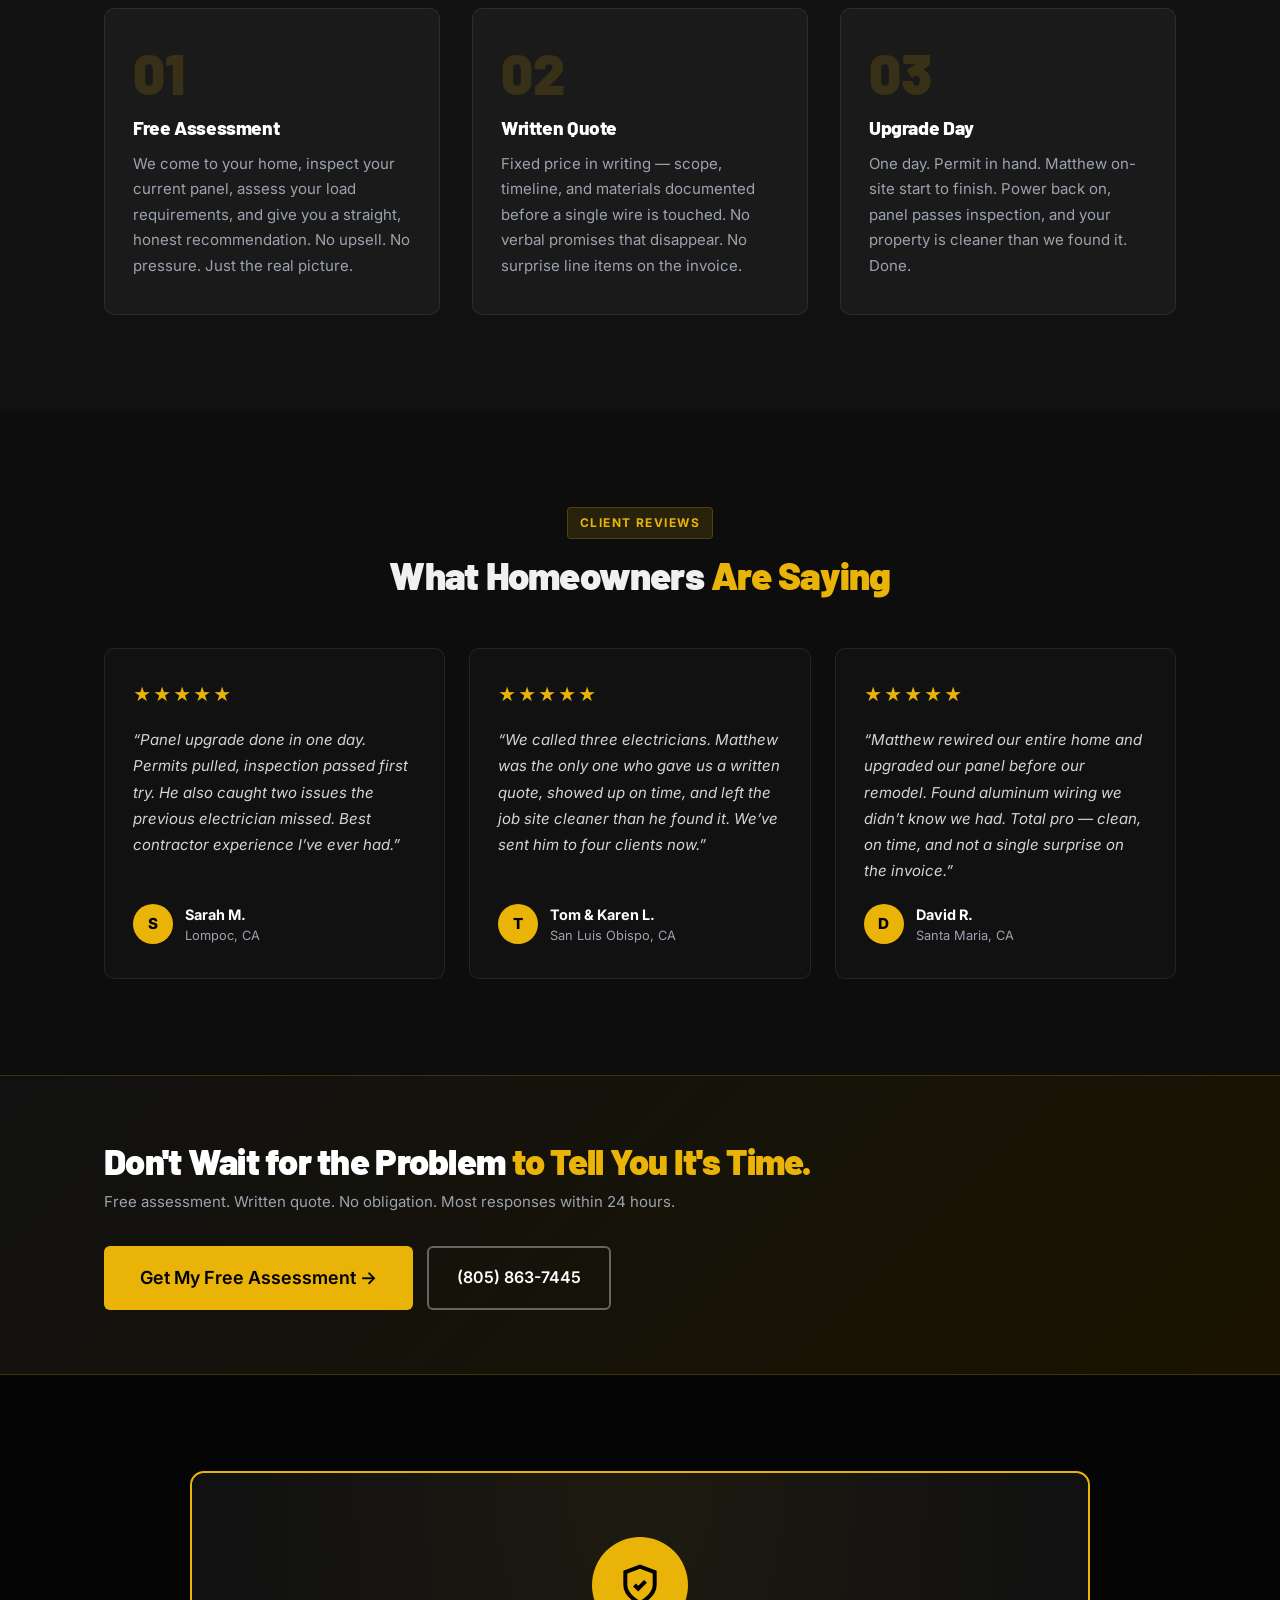
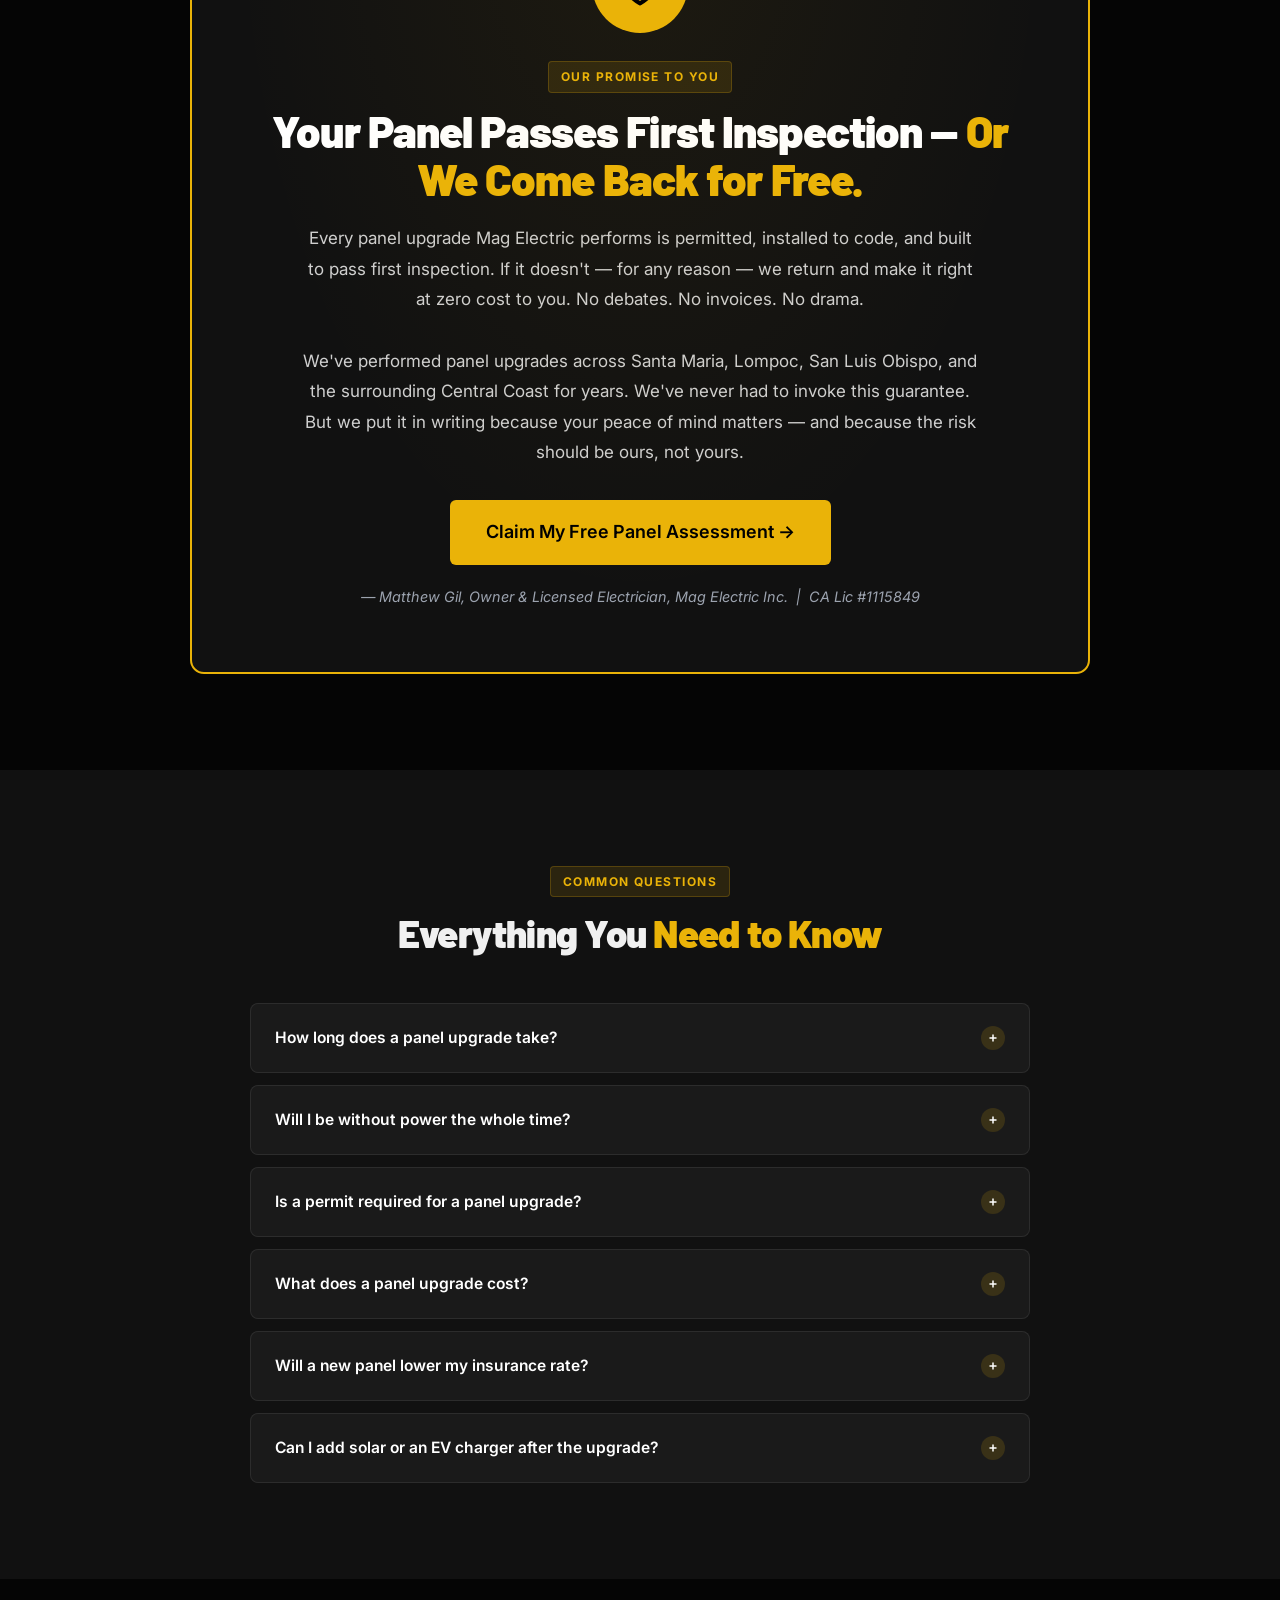
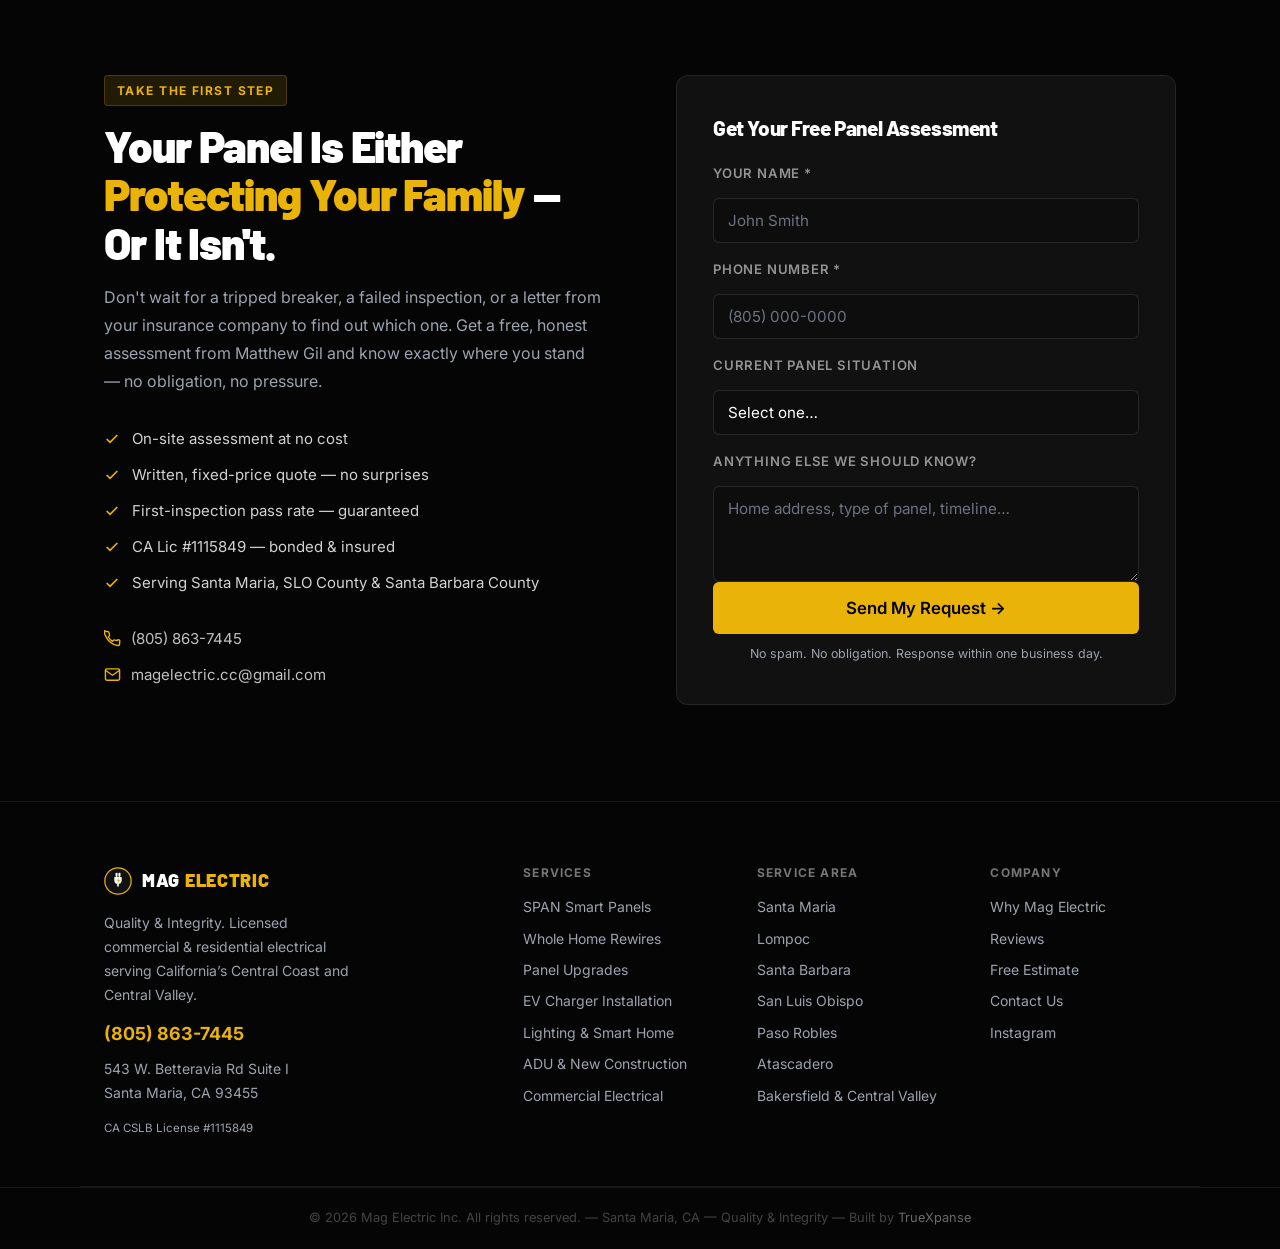
<file: panel-upgrades.html>
<!DOCTYPE html>
<html lang="en">
<head>
  <meta charset="UTF-8" />
  <meta name="viewport" content="width=device-width, initial-scale=1.0" />
  <title>Panel Upgrades in Santa Maria, CA | MAG Electric</title>
  <meta name="description" content="200-amp electrical panel upgrades in Santa Maria, CA. Permits pulled, inspection passed, written warranty. CA Lic #1115849. Free assessment — call (805) 863-7445 today." />
  <meta name="keywords" content="panel upgrade Santa Maria, 200 amp panel upgrade SLO County, electrical service upgrade Santa Barbara County, Federal Pacific panel replacement, Zinsco panel replacement, licensed panel upgrade Central Coast CA" />
  <link rel="canonical" href="https://mag-electric.netlify.app/panel-upgrades.html" />
  <meta property="og:type" content="website" />
  <meta property="og:url" content="https://mag-electric.netlify.app/panel-upgrades.html" />
  <meta property="og:site_name" content="Mag Electric Inc." />
  <meta property="og:title" content="Panel Upgrades in Santa Maria, CA | MAG Electric" />
  <meta property="og:description" content="200-amp panel upgrades — permitted, inspected, guaranteed. Serving SLO County &amp; Santa Barbara County. Free assessment. (805) 863-7445." />
  <meta property="og:image" content="https://mag-electric.netlify.app/images/panel_wiring_a.jpg" />
  <meta name="twitter:card" content="summary_large_image" />
  <meta name="twitter:title" content="Panel Upgrades in Santa Maria, CA | MAG Electric" />
  <meta name="twitter:description" content="200-amp panel upgrades — permitted, inspected, guaranteed across SLO &amp; Santa Barbara Counties. CA Lic #1115849. Call (805) 863-7445." />
  <meta name="twitter:image" content="https://mag-electric.netlify.app/images/panel_wiring_a.jpg" />
  <meta name="geo.region" content="US-CA" />
  <meta name="geo.placename" content="Santa Maria, CA" />
  <meta name="geo.position" content="34.9530;-120.4357" />
  <meta name="ICBM" content="34.9530, -120.4357" />
  <script type="application/ld+json">
  {
    "@context": "https://schema.org",
    "@type": "Service",
    "name": "Electrical Panel Upgrade",
    "serviceType": "Electrical Panel Upgrade",
    "url": "https://mag-electric.netlify.app/panel-upgrades.html",
    "provider": {
      "@type": "ElectricalContractor",
      "name": "Mag Electric Inc.",
      "telephone": "+18058637445",
      "email": "magelectric.cc@gmail.com",
      "url": "https://mag-electric.netlify.app",
      "image": "https://mag-electric.netlify.app/images/panel_wiring_a.jpg",
      "address": {
        "@type": "PostalAddress",
        "streetAddress": "543 W. Betteravia Rd Suite I",
        "addressLocality": "Santa Maria",
        "addressRegion": "CA",
        "postalCode": "93455",
        "addressCountry": "US"
      },
      "geo": {
        "@type": "GeoCoordinates",
        "latitude": 34.9530,
        "longitude": -120.4357
      },
      "sameAs": [
        "https://www.instagram.com/mag_electric_/",
        "https://www.facebook.com/profile.php?id=61578703290723"
      ]
    },
    "areaServed": [
      {"@type": "City", "name": "Santa Maria"},
      {"@type": "City", "name": "Lompoc"},
      {"@type": "City", "name": "Santa Barbara"},
      {"@type": "City", "name": "San Luis Obispo"},
      {"@type": "City", "name": "Paso Robles"},
      {"@type": "City", "name": "Atascadero"},
      {"@type": "AdministrativeArea", "name": "San Luis Obispo County"},
      {"@type": "AdministrativeArea", "name": "Santa Barbara County"}
    ],
    "description": "200-amp electrical panel upgrades for residential and commercial properties in Santa Maria and across the Central Coast. Permits pulled, compliance inspection passed, written warranty on all labor. CA CSLB #1115849."
  }
  </script>
  <script type="application/ld+json">
  {
    "@context": "https://schema.org",
    "@type": "FAQPage",
    "mainEntity": [
      {
        "@type": "Question",
        "name": "How long does a panel upgrade take?",
        "acceptedAnswer": {
          "@type": "Answer",
          "text": "Most residential 200-amp upgrades are completed in a single day. Complex jobs involving subpanel work or service entry changes may take two days. We'll give you an accurate timeline in your written quote so you can plan accordingly."
        }
      },
      {
        "@type": "Question",
        "name": "Will I be without power the whole time?",
        "acceptedAnswer": {
          "@type": "Answer",
          "text": "Power will be off for the duration of the panel swap — typically 4–6 hours during the job. We coordinate around your schedule and work as efficiently as possible. You'll have power back on before we leave."
        }
      },
      {
        "@type": "Question",
        "name": "Is a permit required for a panel upgrade?",
        "acceptedAnswer": {
          "@type": "Answer",
          "text": "Absolutely — and we always pull one. Any electrician who tells you a panel upgrade doesn't require a permit is either uninformed or cutting corners. Unpermitted work creates serious problems at resale and can void your homeowner's insurance. We handle the permit from start to finish — it's included."
        }
      },
      {
        "@type": "Question",
        "name": "What does a panel upgrade cost in Santa Maria, CA?",
        "acceptedAnswer": {
          "@type": "Answer",
          "text": "A standard 200-amp residential upgrade typically ranges from $2,500–$4,500 depending on your home's existing infrastructure, service entry condition, and local permit fees. We provide a fixed written quote before we start. The number on your estimate is the number on your invoice — no exceptions."
        }
      },
      {
        "@type": "Question",
        "name": "Will a new panel lower my insurance rate?",
        "acceptedAnswer": {
          "@type": "Answer",
          "text": "In many cases, yes. Insurance carriers actively flag outdated panels — especially Federal Pacific, Zinsco, and any service below 100 amps. A new, permitted, inspected 200-amp panel is a clear win with your insurer. Many clients see reduced premiums or reinstatement of coverage that was flagged."
        }
      },
      {
        "@type": "Question",
        "name": "Can I add solar or an EV charger after the upgrade?",
        "acceptedAnswer": {
          "@type": "Answer",
          "text": "Yes — and that's exactly why many clients upgrade proactively. A 200-amp panel gives you the capacity headroom to add solar, EV charging, battery storage, and future circuits without overloading your service. Many EV charger and solar installations actually require a panel upgrade first."
        }
      }
    ]
  }
  </script>
  <link rel="preconnect" href="https://fonts.googleapis.com" />
  <link rel="preconnect" href="https://fonts.gstatic.com" crossorigin />
  <link href="https://fonts.googleapis.com/css2?family=Inter:ital,wght@0,400;0,500;0,600;0,700;1,400&family=Barlow:wght@700;800;900&display=swap" rel="stylesheet" />
  <link rel="stylesheet" href="css/styles.css" />
  <style>
    /* ── LANDING PAGE OVERRIDES & EXTENSIONS ── */
    :root {
      --gold: #EAB308;
      --gold-dark: #ca9a06;
      --dark: #0a0a0a;
      --dark2: #111111;
      --dark3: #1a1a1a;
      --mid: #222222;
      --border: rgba(255,255,255,0.08);
      --text: #f0f0f0;
      --muted: #9ca3af;
      --red-warn: #ef4444;
    }
    *, *::before, *::after { box-sizing: border-box; margin: 0; padding: 0; }
    html { scroll-behavior: smooth; }
    body { background: var(--dark); color: var(--text); font-family: 'Inter', sans-serif; }
    .container { max-width: 1120px; margin: 0 auto; padding: 0 24px; }
    img { display: block; max-width: 100%; }
    a { color: inherit; text-decoration: none; }

    /* BUTTONS */
    .btn { display: inline-flex; align-items: center; gap: 8px; font-family: 'Inter', sans-serif;
      font-weight: 600; font-size: 1rem; padding: 14px 28px; border-radius: 6px;
      border: none; cursor: pointer; transition: transform .15s, box-shadow .15s; text-decoration: none; }
    .btn:hover { transform: translateY(-2px); box-shadow: 0 8px 24px rgba(0,0,0,.4); }
    .btn-primary { background: var(--gold); color: #000; }
    .btn-primary:hover { background: var(--gold-dark); }
    .btn-ghost { background: transparent; color: #fff; border: 2px solid rgba(255,255,255,.35); }
    .btn-ghost:hover { border-color: #fff; }
    .btn-lg { font-size: 1.125rem; padding: 18px 36px; }
    .btn-full { width: 100%; justify-content: center; }

    /* SECTION SPACING */
    .lp-section { padding: 96px 0; }
    .lp-section-sm { padding: 64px 0; }
    .section-tag { display: inline-block; font-size: .75rem; font-weight: 700; letter-spacing: .12em;
      text-transform: uppercase; color: var(--gold); background: rgba(234,179,8,.12);
      padding: 5px 12px; border-radius: 4px; margin-bottom: 16px; }
    .section-title { font-family: 'Barlow', sans-serif; font-weight: 900; line-height: 1.08;
      letter-spacing: -.02em; }
    .section-title .hl { color: var(--gold); }
    .section-sub { color: var(--muted); font-size: 1.0625rem; line-height: 1.7; max-width: 640px; margin-top: 16px; }
    .text-center { text-align: center; }
    .text-center .section-sub { margin: 16px auto 0; }
    .divider { width: 56px; height: 3px; background: var(--gold); border-radius: 2px; margin: 20px 0; }
    .divider-center { margin: 20px auto; }

    /* ── NAV ── */
    .nav { position: sticky; top: 0; z-index: 100; background: rgba(10,10,10,.96);
      backdrop-filter: blur(12px); border-bottom: 1px solid var(--border); }
    .nav-inner { display: flex; align-items: center; justify-content: space-between;
      height: 64px; gap: 32px; }
    .logo { display: flex; align-items: center; gap: 10px; font-family: 'Barlow', sans-serif;
      font-weight: 900; font-size: 1.125rem; letter-spacing: .04em; color: #fff; }
    .logo em { color: var(--gold); font-style: normal; }
    .nav-links { display: flex; align-items: center; gap: 28px; }
    .nav-links a { font-size: .9rem; font-weight: 500; color: rgba(255,255,255,.75);
      transition: color .15s; }
    .nav-links a:hover { color: #fff; }
    .nav-phone { color: rgba(255,255,255,.75); }
    .nav-cta { background: var(--gold); color: #000 !important; font-weight: 700;
      padding: 8px 18px; border-radius: 5px; font-size: .875rem !important; }
    .nav-cta:hover { background: var(--gold-dark); }
    .menu-toggle { display: none; flex-direction: column; gap: 5px; background: none;
      border: none; cursor: pointer; padding: 4px; }
    .menu-toggle span { display: block; width: 22px; height: 2px; background: #fff;
      border-radius: 2px; transition: .2s; }
    .mobile-menu { display: none; flex-direction: column; background: #111;
      border-top: 1px solid var(--border); padding: 16px 24px 20px; gap: 12px; }
    .mobile-menu.open { display: flex; }
    .mobile-link, .mobile-phone { font-size: .95rem; color: rgba(255,255,255,.8); padding: 6px 0; }
    .mobile-phone { display: flex; align-items: center; gap: 8px; color: var(--gold); font-weight: 600; }
    @media (max-width: 767px) {
      .nav-links { display: none; }
      .menu-toggle { display: flex; }
    }

    /* ── HERO ── */
    .lp-hero { position: relative; min-height: 92vh; display: flex; align-items: center;
      overflow: hidden; padding: 80px 0; }
    .lp-hero-bg { position: absolute; inset: 0; background-image: url('images/truck_hero.jpg');
      background-size: cover; background-position: center 55%;
      transform: scale(1.04); filter: brightness(.48); }
    .lp-hero-overlay { position: absolute; inset: 0;
      background: linear-gradient(135deg, rgba(0,0,0,.72) 0%, rgba(0,0,0,.45) 100%); }
    .lp-hero-content { position: relative; z-index: 2; max-width: 800px; }
    .hero-warning-tag { display: inline-flex; align-items: center; gap: 8px;
      font-size: .8rem; font-weight: 700; letter-spacing: .1em; text-transform: uppercase;
      color: var(--red-warn); border: 1px solid rgba(239,68,68,.4);
      background: rgba(239,68,68,.1); padding: 6px 14px; border-radius: 4px; margin-bottom: 24px; }
    .lp-hero h1 { font-family: 'Barlow', sans-serif; font-weight: 900;
      font-size: clamp(2.4rem, 5.5vw, 4rem); line-height: 1.06; letter-spacing: -.025em;
      color: #fff; margin-bottom: 20px; }
    .lp-hero h1 .hl { color: var(--gold); }
    .lp-hero-sub { font-size: clamp(1rem, 1.8vw, 1.175rem); color: rgba(255,255,255,.82);
      line-height: 1.65; max-width: 680px; margin-bottom: 36px; }
    .hero-ctas { display: flex; flex-wrap: wrap; gap: 14px; margin-bottom: 28px; }
    .hero-micro { display: flex; flex-wrap: wrap; gap: 20px; }
    .hero-micro-item { display: flex; align-items: center; gap: 7px;
      font-size: .85rem; color: rgba(255,255,255,.65); }
    .hero-micro-item svg { flex-shrink: 0; }
    @media (max-width: 640px) {
      .lp-hero { min-height: 100vh; padding: 100px 0 60px; }
      .hero-ctas { flex-direction: column; }
      .btn-lg { font-size: 1rem; padding: 16px 24px; }
    }

    /* ── TRUST STRIP ── */
    .trust-strip { background: var(--dark2); border-top: 1px solid var(--border);
      border-bottom: 1px solid var(--border); padding: 20px 0; }
    .trust-strip-inner { display: flex; flex-wrap: wrap; align-items: center;
      justify-content: center; gap: 10px 32px; }
    .ts-item { display: flex; align-items: center; gap: 8px;
      font-size: .82rem; font-weight: 600; color: rgba(255,255,255,.7);
      letter-spacing: .03em; text-transform: uppercase; }
    .ts-dot { width: 1px; height: 20px; background: var(--border); }
    @media (max-width: 640px) { .ts-dot { display: none; } }

    /* ── PROBLEM SECTION ── */
    .problem-section { background: var(--dark2); }
    .problem-intro { max-width: 700px; margin: 0 auto 56px; text-align: center; }
    .problem-intro p { color: var(--muted); font-size: 1.0625rem; line-height: 1.75; margin-top: 18px; }
    .problem-cards { display: grid; grid-template-columns: repeat(3,1fr); gap: 24px; }
    .problem-card { background: var(--dark3); border: 1px solid var(--border);
      border-left: 3px solid var(--red-warn); border-radius: 8px; padding: 32px 28px; }
    .problem-card-icon { font-size: 2.25rem; margin-bottom: 16px; }
    .problem-card h3 { font-family: 'Barlow', sans-serif; font-weight: 800;
      font-size: 1.2rem; color: #fff; margin-bottom: 12px; }
    .problem-card p { color: var(--muted); font-size: .9375rem; line-height: 1.7; }
    @media (max-width: 900px) { .problem-cards { grid-template-columns: 1fr; } }

    /* ── WARNING SIGNS ── */
    .warning-section { background: #0d0d0d; }
    .warning-layout { display: grid; grid-template-columns: 1fr 1fr; gap: 64px; align-items: start; }
    .warning-list { list-style: none; display: flex; flex-direction: column; gap: 14px; margin-top: 28px; }
    .warning-list li { display: flex; align-items: flex-start; gap: 14px;
      font-size: .9375rem; color: rgba(255,255,255,.85); line-height: 1.5; }
    .warn-check { width: 22px; height: 22px; background: rgba(239,68,68,.15);
      border: 1px solid rgba(239,68,68,.4); border-radius: 50%;
      display: flex; align-items: center; justify-content: center; flex-shrink: 0; margin-top: 1px; }
    .warning-cta-box { background: var(--dark2); border: 1px solid rgba(234,179,8,.25);
      border-radius: 10px; padding: 36px 32px; margin-top: 36px; }
    .warning-cta-box p { color: var(--muted); margin-bottom: 24px; line-height: 1.65; font-size: .9375rem; }
    .warning-img-stack { display: flex; flex-direction: column; gap: 16px; }
    .warning-img-stack img { border-radius: 8px; width: 100%; height: 220px; object-fit: cover; }
    @media (max-width: 860px) {
      .warning-layout { grid-template-columns: 1fr; gap: 40px; }
      .warning-img-stack { display: grid; grid-template-columns: 1fr 1fr; }
    }

    /* ── PHOTO PROOF ── */
    .photos-section { background: var(--dark2); }
    .photo-grid { display: grid; grid-template-columns: repeat(3,1fr); gap: 14px; margin-top: 48px; }
    .photo-cell { position: relative; border-radius: 8px; overflow: hidden; aspect-ratio: 4/3; }
    .photo-cell img { width: 100%; height: 100%; object-fit: cover; transition: transform .4s; }
    .photo-cell:hover img { transform: scale(1.04); }
    .photo-cell-caption { position: absolute; bottom: 0; left: 0; right: 0;
      background: linear-gradient(transparent, rgba(0,0,0,.82));
      padding: 28px 14px 12px; font-size: .8rem; font-weight: 600;
      color: rgba(255,255,255,.9); }
    @media (max-width: 768px) { .photo-grid { grid-template-columns: 1fr 1fr; } }
    @media (max-width: 480px) { .photo-grid { grid-template-columns: 1fr; } }

    /* ── INCLUDED ── */
    .included-section { background: #0d0d0d; }
    .included-layout { display: grid; grid-template-columns: 1fr 1fr; gap: 64px; align-items: center; }
    .included-img { border-radius: 10px; overflow: hidden; }
    .included-img img { width: 100%; height: 420px; object-fit: cover; }
    .included-list { list-style: none; display: flex; flex-direction: column; gap: 16px; margin-top: 28px; }
    .included-list li { display: flex; align-items: flex-start; gap: 14px;
      font-size: .9375rem; color: rgba(255,255,255,.88); line-height: 1.5; }
    .inc-check { width: 22px; height: 22px; background: rgba(234,179,8,.15);
      border: 1px solid rgba(234,179,8,.4); border-radius: 50%;
      display: flex; align-items: center; justify-content: center; flex-shrink: 0; margin-top: 1px; }
    @media (max-width: 860px) {
      .included-layout { grid-template-columns: 1fr; }
      .included-img { order: -1; }
      .included-img img { height: 260px; }
    }

    /* ── PROCESS ── */
    .process-section { background: var(--dark2); }
    .lp-steps { display: grid; grid-template-columns: repeat(3,1fr); gap: 32px; margin-top: 52px; }
    .lp-step { background: var(--dark3); border: 1px solid var(--border);
      border-radius: 10px; padding: 36px 28px; position: relative; }
    .lp-step-num { font-family: 'Barlow', sans-serif; font-weight: 900;
      font-size: 3.5rem; color: rgba(234,179,8,.15); line-height: 1;
      margin-bottom: 16px; display: block; }
    .lp-step h3 { font-family: 'Barlow', sans-serif; font-weight: 800;
      font-size: 1.2rem; color: #fff; margin-bottom: 12px; }
    .lp-step p { color: var(--muted); font-size: .9375rem; line-height: 1.7; }
    .step-connector { display: none; }
    @media (max-width: 767px) { .lp-steps { grid-template-columns: 1fr; gap: 20px; } }

    /* ── TESTIMONIALS ── */
    .testi-section { background: #0d0d0d; }
    .testi-grid { display: grid; grid-template-columns: repeat(3,1fr); gap: 24px; margin-top: 52px; }
    .testi-card { background: var(--dark2); border: 1px solid var(--border);
      border-radius: 10px; padding: 32px 28px; display: flex; flex-direction: column; gap: 18px; }
    .testi-stars { color: var(--gold); font-size: 1.1rem; letter-spacing: 2px; }
    .testi-quote { font-size: .9375rem; color: rgba(255,255,255,.82); line-height: 1.75;
      font-style: italic; flex: 1; }
    .testi-author { display: flex; align-items: center; gap: 12px; }
    .testi-avatar { width: 40px; height: 40px; border-radius: 50%;
      background: var(--gold); color: #000; font-weight: 800; font-size: .95rem;
      display: flex; align-items: center; justify-content: center; flex-shrink: 0; }
    .testi-name { font-weight: 700; font-size: .9rem; color: #fff; }
    .testi-loc { font-size: .8rem; color: var(--muted); }
    @media (max-width: 860px) { .testi-grid { grid-template-columns: 1fr; } }

    /* ── MID CTA BANNER ── */
    .mid-cta { background: linear-gradient(135deg, #111 0%, #1a1400 100%);
      border-top: 1px solid rgba(234,179,8,.2); border-bottom: 1px solid rgba(234,179,8,.2); }
    .mid-cta-inner { display: flex; align-items: center; justify-content: space-between;
      gap: 32px; flex-wrap: wrap; }
    .mid-cta h2 { font-family: 'Barlow', sans-serif; font-weight: 900;
      font-size: clamp(1.5rem, 3vw, 2.25rem); color: #fff; line-height: 1.15; }
    .mid-cta h2 span { color: var(--gold); }
    .mid-cta p { color: var(--muted); margin-top: 8px; font-size: .9375rem; }
    .mid-cta-actions { display: flex; gap: 14px; flex-wrap: wrap; flex-shrink: 0; }
    @media (max-width: 700px) { .mid-cta-inner { flex-direction: column; align-items: flex-start; } }

    /* ── GUARANTEE ── */
    .guarantee-section { background: #050505; }
    .guarantee-box { background: var(--dark2); border: 2px solid var(--gold);
      border-radius: 14px; padding: 64px; max-width: 900px; margin: 0 auto; text-align: center;
      position: relative; overflow: hidden; }
    .guarantee-box::before { content: ''; position: absolute; inset: 0;
      background: radial-gradient(ellipse at top, rgba(234,179,8,.06) 0%, transparent 65%);
      pointer-events: none; }
    .guarantee-seal { width: 96px; height: 96px; background: var(--gold);
      border-radius: 50%; display: flex; align-items: center; justify-content: center;
      margin: 0 auto 28px; position: relative; z-index: 1; }
    .guarantee-seal svg { width: 44px; height: 44px; color: #000; }
    .guarantee-box h2 { font-family: 'Barlow', sans-serif; font-weight: 900;
      font-size: clamp(1.75rem, 3.5vw, 2.75rem); color: #fff;
      letter-spacing: -.02em; margin-bottom: 20px; line-height: 1.1; }
    .guarantee-box h2 span { color: var(--gold); }
    .guarantee-text { color: rgba(255,255,255,.8); font-size: 1.0625rem;
      line-height: 1.8; max-width: 680px; margin: 0 auto 32px; }
    .guarantee-sig { font-size: .9rem; color: var(--muted); font-style: italic; margin-top: 20px; }
    @media (max-width: 640px) { .guarantee-box { padding: 40px 24px; } }

    /* ── FAQ ── */
    .faq-section { background: var(--dark2); }
    .faq-list { max-width: 780px; margin: 48px auto 0; display: flex; flex-direction: column; gap: 12px; }
    .faq-item { background: var(--dark3); border: 1px solid var(--border); border-radius: 8px; overflow: hidden; }
    .faq-q { width: 100%; text-align: left; background: none; border: none; cursor: pointer;
      display: flex; align-items: center; justify-content: space-between; gap: 16px;
      padding: 22px 24px; color: #fff; font-family: 'Inter', sans-serif; font-weight: 600;
      font-size: .975rem; transition: background .15s; }
    .faq-q:hover { background: rgba(255,255,255,.03); }
    .faq-icon { width: 24px; height: 24px; border-radius: 50%; background: rgba(234,179,8,.15);
      display: flex; align-items: center; justify-content: center; flex-shrink: 0;
      transition: transform .25s; }
    .faq-item.open .faq-icon { transform: rotate(45deg); background: var(--gold); color: #000; }
    .faq-a { display: none; padding: 0 24px 22px; color: var(--muted);
      font-size: .9375rem; line-height: 1.75; }
    .faq-item.open .faq-a { display: block; }

    /* ── FINAL CTA + FORM ── */
    .final-cta { background: #050505; }
    .final-cta-layout { display: grid; grid-template-columns: 1fr 1fr; gap: 72px; align-items: start; }
    .final-left h2 { font-family: 'Barlow', sans-serif; font-weight: 900;
      font-size: clamp(2rem, 3.5vw, 2.75rem); color: #fff; line-height: 1.1;
      letter-spacing: -.025em; margin-bottom: 16px; }
    .final-left h2 .hl { color: var(--gold); }
    .final-left p { color: var(--muted); font-size: 1rem; line-height: 1.75; margin-bottom: 32px; }
    .final-bullets { list-style: none; display: flex; flex-direction: column; gap: 12px; }
    .final-bullets li { display: flex; align-items: center; gap: 12px;
      font-size: .9375rem; color: rgba(255,255,255,.82); }
    .final-bullets li svg { flex-shrink: 0; }
    .final-contact { margin-top: 32px; display: flex; flex-direction: column; gap: 12px; }
    .final-contact a { display: flex; align-items: center; gap: 10px;
      color: rgba(255,255,255,.75); font-size: .9375rem; transition: color .15s; }
    .final-contact a:hover { color: var(--gold); }
    /* form */
    .lp-form { background: var(--dark2); border: 1px solid var(--border);
      border-radius: 12px; padding: 40px 36px; }
    .lp-form h3 { font-family: 'Barlow', sans-serif; font-weight: 800;
      font-size: 1.3rem; color: #fff; margin-bottom: 24px; }
    .form-group { display: flex; flex-direction: column; gap: 6px; margin-bottom: 16px; }
    .form-group label { font-size: .82rem; font-weight: 600; color: rgba(255,255,255,.55);
      letter-spacing: .06em; text-transform: uppercase; }
    .form-group input, .form-group select, .form-group textarea {
      background: #0d0d0d; border: 1px solid rgba(255,255,255,.1); border-radius: 6px;
      color: #fff; font-family: 'Inter', sans-serif; font-size: .95rem;
      padding: 12px 14px; width: 100%; outline: none; transition: border-color .15s; }
    .form-group input:focus, .form-group select:focus, .form-group textarea:focus {
      border-color: var(--gold); }
    .form-group select option { background: #111; }
    .form-group textarea { resize: vertical; min-height: 96px; }
    .form-note { font-size: .78rem; color: var(--muted); margin-top: 10px; text-align: center; }
    @media (max-width: 860px) {
      .final-cta-layout { grid-template-columns: 1fr; gap: 48px; }
      .lp-form { padding: 28px 20px; }
    }

    /* ── FOOTER ── */
    .footer { background: #050505; border-top: 1px solid var(--border); padding-top: 64px; }
    .footer-inner { display: grid; grid-template-columns: 2fr 1fr 1fr 1fr; gap: 48px;
      padding-bottom: 48px; border-bottom: 1px solid var(--border); }
    .footer-brand .logo { margin-bottom: 16px; }
    .footer-brand p { color: var(--muted); font-size: .875rem; line-height: 1.7; margin-bottom: 14px; }
    .footer-phone { display: block; color: var(--gold); font-weight: 700;
      font-size: 1.125rem; margin-bottom: 8px; }
    .footer-address { font-size: .82rem; color: var(--muted); line-height: 1.65;
      margin-bottom: 8px; font-style: normal; }
    .license-num { font-size: .75rem; color: rgba(255,255,255,.3); }
    .footer-col h4 { font-size: .75rem; font-weight: 700; letter-spacing: .1em;
      text-transform: uppercase; color: rgba(255,255,255,.45); margin-bottom: 16px; }
    .footer-col ul { list-style: none; display: flex; flex-direction: column; gap: 9px; }
    .footer-col ul li a { font-size: .875rem; color: var(--muted); transition: color .15s; }
    .footer-col ul li a:hover, .footer-col ul li:hover { color: #fff; }
    .footer-col ul li { font-size: .875rem; color: var(--muted); }
    .footer-bottom { padding: 20px 0; text-align: center; }
    .footer-bottom p { font-size: .8rem; color: rgba(255,255,255,.25); }
    @media (max-width: 860px) {
      .footer-inner { grid-template-columns: 1fr 1fr; }
      .footer-brand { grid-column: 1 / -1; }
    }
    @media (max-width: 480px) {
      .footer-inner { grid-template-columns: 1fr; }
    }
  </style>
</head>
<body>

<!-- ═══════════════════════════════════════
     NAV
═══════════════════════════════════════ -->
<nav class="nav" id="nav">
  <div class="nav-inner container">
    <a href="/" class="logo" aria-label="Mag Electric Home">
      <svg width="32" height="32" viewBox="0 0 34 34" fill="none" aria-hidden="true">
        <circle cx="17" cy="17" r="16" fill="#111" stroke="#EAB308" stroke-width="1.5"/>
        <rect x="14" y="7" width="2.5" height="5" rx="1" fill="white"/>
        <rect x="17.5" y="7" width="2.5" height="5" rx="1" fill="white"/>
        <path d="M12.5 12 H21.5 V16 A4.5 4.5 0 0 1 12.5 16 Z" fill="white"/>
        <rect x="16" y="20" width="2" height="4" rx="1" fill="white"/>
        <path d="M18 13 L15.5 17 H17.5 L16 21 L20 15.5 H17.5 Z" fill="#EAB308"/>
      </svg>
      <span>MAG <em>ELECTRIC</em></span>
    </a>
    <div class="nav-links" id="navLinks">
      <a href="index.html#services">Services</a>
      <a href="index.html#why-us">Why Us</a>
      <a href="index.html#reviews">Reviews</a>
      <a href="tel:8058637445" class="nav-phone">(805) 863-7445</a>
      <a href="#get-quote" class="nav-cta">Free Estimate</a>
    </div>
    <button class="menu-toggle" id="menuToggle" aria-label="Toggle menu" aria-expanded="false">
      <span></span><span></span><span></span>
    </button>
  </div>
  <div class="mobile-menu" id="mobileMenu" aria-hidden="true">
    <a href="index.html#services" class="mobile-link">Services</a>
    <a href="index.html#why-us" class="mobile-link">Why Us</a>
    <a href="index.html#reviews" class="mobile-link">Reviews</a>
    <a href="#get-quote" class="mobile-link">Free Estimate</a>
    <a href="tel:8058637445" class="mobile-phone">
      <svg width="16" height="16" viewBox="0 0 24 24" fill="none" stroke="currentColor" stroke-width="2"><path d="M22 16.92v3a2 2 0 01-2.18 2 19.79 19.79 0 01-8.63-3.07A19.5 19.5 0 013.07 9.81a19.79 19.79 0 01-3.07-8.63A2 2 0 012 2h3a2 2 0 012 1.72c.127.96.361 1.903.7 2.81a2 2 0 01-.45 2.11L6.09 9.91a16 16 0 006 6l1.27-1.27a2 2 0 012.11-.45c.907.339 1.85.573 2.81.7A2 2 0 0122 16.92z"/></svg>
      (805) 863-7445
    </a>
  </div>
</nav>

<!-- ═══════════════════════════════════════
     HERO
═══════════════════════════════════════ -->
<section class="lp-hero">
  <div class="lp-hero-bg" role="img" aria-label="Licensed electrician performing panel wiring upgrade"></div>
  <div class="lp-hero-overlay"></div>
  <div class="container lp-hero-content">
    <div class="hero-warning-tag">
      <svg width="13" height="13" viewBox="0 0 24 24" fill="none" stroke="currentColor" stroke-width="2.5"><path d="M10.29 3.86L1.82 18a2 2 0 001.71 3h16.94a2 2 0 001.71-3L13.71 3.86a2 2 0 00-3.42 0z"/><line x1="12" y1="9" x2="12" y2="13"/><line x1="12" y1="17" x2="12.01" y2="17"/></svg>
      Safety Alert — Electrical Panel Risk
    </div>
    <h1>Is Your Electrical Panel <span class="hl">Quietly Putting Your Family at Risk?</span></h1>
    <p class="lp-hero-sub">Most Santa Maria homeowners don't find out their panel is a problem until insurance flags it, the home fails inspection, or something goes wrong. Mag Electric performs 200-amp panel upgrades throughout SLO County and Santa Barbara County — permit pulled, inspection passed, <strong style="color:#fff">first time. Guaranteed.</strong></p>
    <div class="hero-ctas">
      <a href="#get-quote" class="btn btn-primary btn-lg">Get My Free Panel Assessment &rarr;</a>
      <a href="tel:8058637445" class="btn btn-ghost btn-lg">
        <svg width="18" height="18" viewBox="0 0 24 24" fill="none" stroke="currentColor" stroke-width="2"><path d="M22 16.92v3a2 2 0 01-2.18 2 19.79 19.79 0 01-8.63-3.07A19.5 19.5 0 013.07 9.81a19.79 19.79 0 01-3.07-8.63A2 2 0 012 2h3a2 2 0 012 1.72c.127.96.361 1.903.7 2.81a2 2 0 01-.45 2.11L6.09 9.91a16 16 0 006 6l1.27-1.27a2 2 0 012.11-.45c.907.339 1.85.573 2.81.7A2 2 0 0122 16.92z"/></svg>
        Call (805) 863-7445
      </a>
    </div>
    <div class="hero-micro">
      <div class="hero-micro-item">
        <svg width="15" height="15" viewBox="0 0 24 24" fill="none" stroke="#EAB308" stroke-width="2.5"><polyline points="20 6 9 17 4 12"/></svg>
        No-obligation assessment
      </div>
      <div class="hero-micro-item">
        <svg width="15" height="15" viewBox="0 0 24 24" fill="none" stroke="#EAB308" stroke-width="2.5"><polyline points="20 6 9 17 4 12"/></svg>
        Written quote — no surprises
      </div>
      <div class="hero-micro-item">
        <svg width="15" height="15" viewBox="0 0 24 24" fill="none" stroke="#EAB308" stroke-width="2.5"><polyline points="20 6 9 17 4 12"/></svg>
        Response within 24 hours
      </div>
    </div>
  </div>
</section>

<!-- ═══════════════════════════════════════
     TRUST STRIP
═══════════════════════════════════════ -->
<div class="trust-strip">
  <div class="container trust-strip-inner">
    <div class="ts-item">
      <svg width="14" height="14" viewBox="0 0 24 24" fill="none" stroke="#EAB308" stroke-width="2.5"><polyline points="20 6 9 17 4 12"/></svg>
      CA Lic #1115849
    </div>
    <div class="ts-dot"></div>
    <div class="ts-item">
      <svg width="14" height="14" viewBox="0 0 24 24" fill="none" stroke="#EAB308" stroke-width="2.5"><polyline points="20 6 9 17 4 12"/></svg>
      Fully Bonded &amp; Insured
    </div>
    <div class="ts-dot"></div>
    <div class="ts-item">
      <svg width="14" height="14" viewBox="0 0 24 24" fill="none" stroke="#EAB308" stroke-width="2.5"><polyline points="20 6 9 17 4 12"/></svg>
      Permits Pulled — Every Job
    </div>
    <div class="ts-dot"></div>
    <div class="ts-item">
      <svg width="14" height="14" viewBox="0 0 24 24" fill="none" stroke="#EAB308" stroke-width="2.5"><polyline points="20 6 9 17 4 12"/></svg>
      5-Star Rated
    </div>
    <div class="ts-dot"></div>
    <div class="ts-item">
      <svg width="14" height="14" viewBox="0 0 24 24" fill="none" stroke="#EAB308" stroke-width="2.5"><polyline points="20 6 9 17 4 12"/></svg>
      First-Inspection Pass Rate
    </div>
  </div>
</div>

<!-- ═══════════════════════════════════════
     PROBLEM SECTION
═══════════════════════════════════════ -->
<section class="lp-section problem-section">
  <div class="container">
    <div class="problem-intro">
      <span class="section-tag">What Nobody Tells You</span>
      <h2 class="section-title" style="font-size:clamp(1.9rem,3.5vw,2.75rem);">Here's What Happens When an <span class="hl">Outdated Panel Is Left Alone</span></h2>
      <p>Your electrical panel is the most important safety system in your home. It controls every circuit, protects every wire, and either safely manages your load — or it doesn't. Most homeowners have no idea there's a problem until it forces the conversation. And by then, the stakes are high.</p>
    </div>
    <div class="problem-cards">
      <div class="problem-card">
        <div class="problem-card-icon">🔥</div>
        <h3>Fire Risk You Can't See</h3>
        <p>Federal Pacific, Zinsco, and aging panels have documented breaker failure rates. A breaker that doesn't trip when it should is the leading cause of residential electrical fires. By the time you smell something, it's already too late.</p>
      </div>
      <div class="problem-card">
        <div class="problem-card-icon">📋</div>
        <h3>Insurance &amp; Resale Consequences</h3>
        <p>Insurers actively flag or cancel policies on homes with outdated panels. If your home goes to market, the buyer's inspector will find it. A flagged panel can kill your deal — or cost tens of thousands in concessions. It shows up. Always.</p>
      </div>
      <div class="problem-card">
        <div class="problem-card-icon">⚡</div>
        <h3>Modern Homes Need More Power</h3>
        <p>EVs, solar, battery storage, smart appliances, modern HVAC. A 100-amp panel from 1990 wasn't engineered for today's electrical demand. Running it at capacity accelerates failure risk and limits everything you can do with your property.</p>
      </div>
    </div>
  </div>
</section>

<!-- ═══════════════════════════════════════
     WARNING SIGNS
═══════════════════════════════════════ -->
<section class="lp-section warning-section">
  <div class="container">
    <div class="warning-layout">
      <div>
        <span class="section-tag">Don't Ignore These</span>
        <h2 class="section-title" style="font-size:clamp(1.75rem,3vw,2.5rem);">8 Signs Your Panel <span class="hl">Needs an Upgrade Now</span></h2>
        <div class="divider"></div>
        <ul class="warning-list">
          <li>
            <span class="warn-check"><svg width="11" height="11" viewBox="0 0 24 24" fill="none" stroke="#ef4444" stroke-width="3"><polyline points="20 6 9 17 4 12"/></svg></span>
            Your panel is 20+ years old
          </li>
          <li>
            <span class="warn-check"><svg width="11" height="11" viewBox="0 0 24 24" fill="none" stroke="#ef4444" stroke-width="3"><polyline points="20 6 9 17 4 12"/></svg></span>
            Breakers trip frequently or won't reset properly
          </li>
          <li>
            <span class="warn-check"><svg width="11" height="11" viewBox="0 0 24 24" fill="none" stroke="#ef4444" stroke-width="3"><polyline points="20 6 9 17 4 12"/></svg></span>
            Lights flicker or dim when appliances kick on
          </li>
          <li>
            <span class="warn-check"><svg width="11" height="11" viewBox="0 0 24 24" fill="none" stroke="#ef4444" stroke-width="3"><polyline points="20 6 9 17 4 12"/></svg></span>
            You have a Federal Pacific, Zinsco, or fuse-box panel
          </li>
          <li>
            <span class="warn-check"><svg width="11" height="11" viewBox="0 0 24 24" fill="none" stroke="#ef4444" stroke-width="3"><polyline points="20 6 9 17 4 12"/></svg></span>
            Your insurance carrier has flagged your electrical system
          </li>
          <li>
            <span class="warn-check"><svg width="11" height="11" viewBox="0 0 24 24" fill="none" stroke="#ef4444" stroke-width="3"><polyline points="20 6 9 17 4 12"/></svg></span>
            You're adding solar, an EV charger, or battery storage
          </li>
          <li>
            <span class="warn-check"><svg width="11" height="11" viewBox="0 0 24 24" fill="none" stroke="#ef4444" stroke-width="3"><polyline points="20 6 9 17 4 12"/></svg></span>
            You're planning to sell in the next 1–3 years
          </li>
          <li>
            <span class="warn-check"><svg width="11" height="11" viewBox="0 0 24 24" fill="none" stroke="#ef4444" stroke-width="3"><polyline points="20 6 9 17 4 12"/></svg></span>
            You rely on extension cords as permanent solutions
          </li>
        </ul>
        <div class="warning-cta-box">
          <p>If any of these describe your home, this isn't a <em>wait and see</em> situation. A free assessment takes 30 minutes and gives you a clear, honest answer.</p>
          <a href="#get-quote" class="btn btn-primary">Get My Free Assessment &rarr;</a>
        </div>
      </div>
      <div class="warning-img-stack">
        <img src="images/mag_electrical_panel.jpg" alt="Residential electrical panel inspection Santa Maria CA by Mag Electric" loading="lazy" />
        <img src="images/meterBox_4.jpg" alt="Electrical meter box upgrade SLO County CA" loading="lazy" />
      </div>
    </div>
  </div>
</section>

<!-- ═══════════════════════════════════════
     PHOTO PROOF
═══════════════════════════════════════ -->
<section class="lp-section photos-section">
  <div class="container">
    <div class="text-center">
      <span class="section-tag">Real Work. Real Results.</span>
      <h2 class="section-title" style="font-size:clamp(1.75rem,3vw,2.5rem);">Panel Upgrades Across <span class="hl">Santa Maria &amp; the Central Coast</span></h2>
      <p class="section-sub">Every panel we install is permitted, inspected, and built to outlast the home. No shortcuts. No callbacks.</p>
    </div>
    <div class="photo-grid">
      <div class="photo-cell">
        <img src="images/panel_wiring_a.jpg" alt="Precision electrical panel wiring upgrade by licensed electrician Santa Maria CA" loading="lazy" />
        <div class="photo-cell-caption">Precision Panel Wiring</div>
      </div>
      <div class="photo-cell">
        <img src="images/mag_electrical_panel3.jpg" alt="200-amp electrical panel upgrade Santa Barbara County CA" loading="lazy" />
        <div class="photo-cell-caption">200-Amp Service Upgrade</div>
      </div>
      <div class="photo-cell">
        <img src="images/meterBox_4_b.jpg" alt="Electrical meter and service upgrade Central Coast CA" loading="lazy" />
        <div class="photo-cell-caption">Meter &amp; Service Upgrade</div>
      </div>
      <div class="photo-cell">
        <img src="images/mag_electrical_panel2.jpg" alt="Complete panel replacement residential home Santa Maria CA" loading="lazy" />
        <div class="photo-cell-caption">Complete Panel Replacement</div>
      </div>
      <div class="photo-cell">
        <img src="images/mag_electrical_panel4.jpg" alt="Service panel upgrade with new breakers SLO County" loading="lazy" />
        <div class="photo-cell-caption">New Breaker Installation</div>
      </div>
      <div class="photo-cell">
        <img src="images/mag_meter.jpg" alt="Meter base replacement and service upgrade Santa Maria CA" loading="lazy" />
        <div class="photo-cell-caption">Meter Base Replacement</div>
      </div>
    </div>
  </div>
</section>

<!-- ═══════════════════════════════════════
     WHAT'S INCLUDED
═══════════════════════════════════════ -->
<section class="lp-section included-section">
  <div class="container">
    <div class="included-layout">
      <div class="included-img">
        <img src="images/mag_on_job.jpg" alt="Mag Electric owner Matthew Gil personally on every panel upgrade job Santa Maria CA" loading="lazy" />
      </div>
      <div>
        <span class="section-tag">No Hidden Extras</span>
        <h2 class="section-title" style="font-size:clamp(1.75rem,3vw,2.5rem);">Everything Included in Your <span class="hl">Panel Upgrade</span></h2>
        <div class="divider"></div>
        <p style="color:var(--muted);font-size:.9375rem;line-height:1.75;margin-bottom:8px;">When Mag Electric quotes your panel upgrade, you know exactly what you're getting. The price on the estimate is the price on the invoice.</p>
        <ul class="included-list">
          <li>
            <span class="inc-check"><svg width="11" height="11" viewBox="0 0 24 24" fill="none" stroke="#EAB308" stroke-width="3"><polyline points="20 6 9 17 4 12"/></svg></span>
            200-amp service upgrade (up from 100-amp)
          </li>
          <li>
            <span class="inc-check"><svg width="11" height="11" viewBox="0 0 24 24" fill="none" stroke="#EAB308" stroke-width="3"><polyline points="20 6 9 17 4 12"/></svg></span>
            All permits pulled and filed with the city
          </li>
          <li>
            <span class="inc-check"><svg width="11" height="11" viewBox="0 0 24 24" fill="none" stroke="#EAB308" stroke-width="3"><polyline points="20 6 9 17 4 12"/></svg></span>
            Compliance inspection — passed first time
          </li>
          <li>
            <span class="inc-check"><svg width="11" height="11" viewBox="0 0 24 24" fill="none" stroke="#EAB308" stroke-width="3"><polyline points="20 6 9 17 4 12"/></svg></span>
            Old panel safely disconnected and removed
          </li>
          <li>
            <span class="inc-check"><svg width="11" height="11" viewBox="0 0 24 24" fill="none" stroke="#EAB308" stroke-width="3"><polyline points="20 6 9 17 4 12"/></svg></span>
            New main breaker, circuit breakers &amp; connections
          </li>
          <li>
            <span class="inc-check"><svg width="11" height="11" viewBox="0 0 24 24" fill="none" stroke="#EAB308" stroke-width="3"><polyline points="20 6 9 17 4 12"/></svg></span>
            Every circuit labeled clearly and correctly
          </li>
          <li>
            <span class="inc-check"><svg width="11" height="11" viewBox="0 0 24 24" fill="none" stroke="#EAB308" stroke-width="3"><polyline points="20 6 9 17 4 12"/></svg></span>
            Worksite cleaned before we leave
          </li>
          <li>
            <span class="inc-check"><svg width="11" height="11" viewBox="0 0 24 24" fill="none" stroke="#EAB308" stroke-width="3"><polyline points="20 6 9 17 4 12"/></svg></span>
            Written warranty on all labor
          </li>
        </ul>
        <div style="margin-top:32px;">
          <a href="#get-quote" class="btn btn-primary">Get My Fixed-Price Quote &rarr;</a>
        </div>
      </div>
    </div>
  </div>
</section>

<!-- ═══════════════════════════════════════
     PROCESS
═══════════════════════════════════════ -->
<section class="lp-section process-section">
  <div class="container">
    <div class="text-center">
      <span class="section-tag">How It Works</span>
      <h2 class="section-title" style="font-size:clamp(1.75rem,3vw,2.5rem);">Simple. Transparent. <span class="hl">Done in One Day.</span></h2>
    </div>
    <div class="lp-steps">
      <div class="lp-step">
        <span class="lp-step-num">01</span>
        <h3>Free Assessment</h3>
        <p>We come to your home, inspect your current panel, assess your load requirements, and give you a straight, honest recommendation. No upsell. No pressure. Just the real picture.</p>
      </div>
      <div class="lp-step">
        <span class="lp-step-num">02</span>
        <h3>Written Quote</h3>
        <p>Fixed price in writing — scope, timeline, and materials documented before a single wire is touched. No verbal promises that disappear. No surprise line items on the invoice.</p>
      </div>
      <div class="lp-step">
        <span class="lp-step-num">03</span>
        <h3>Upgrade Day</h3>
        <p>One day. Permit in hand. Matthew on-site start to finish. Power back on, panel passes inspection, and your property is cleaner than we found it. Done.</p>
      </div>
    </div>
  </div>
</section>

<!-- ═══════════════════════════════════════
     TESTIMONIALS
═══════════════════════════════════════ -->
<section class="lp-section testi-section">
  <div class="container">
    <div class="text-center">
      <span class="section-tag">Client Reviews</span>
      <h2 class="section-title" style="font-size:clamp(1.75rem,3vw,2.5rem);">What Homeowners <span class="hl">Are Saying</span></h2>
    </div>
    <div class="testi-grid">
      <div class="testi-card">
        <div class="testi-stars">&#9733;&#9733;&#9733;&#9733;&#9733;</div>
        <p class="testi-quote">&ldquo;Panel upgrade done in one day. Permits pulled, inspection passed first try. He also caught two issues the previous electrician missed. Best contractor experience I&rsquo;ve ever had.&rdquo;</p>
        <div class="testi-author">
          <div class="testi-avatar">S</div>
          <div>
            <div class="testi-name">Sarah M.</div>
            <div class="testi-loc">Lompoc, CA</div>
          </div>
        </div>
      </div>
      <div class="testi-card">
        <div class="testi-stars">&#9733;&#9733;&#9733;&#9733;&#9733;</div>
        <p class="testi-quote">&ldquo;We called three electricians. Matthew was the only one who gave us a written quote, showed up on time, and left the job site cleaner than he found it. We&rsquo;ve sent him to four clients now.&rdquo;</p>
        <div class="testi-author">
          <div class="testi-avatar">T</div>
          <div>
            <div class="testi-name">Tom &amp; Karen L.</div>
            <div class="testi-loc">San Luis Obispo, CA</div>
          </div>
        </div>
      </div>
      <div class="testi-card">
        <div class="testi-stars">&#9733;&#9733;&#9733;&#9733;&#9733;</div>
        <p class="testi-quote">&ldquo;Matthew rewired our entire home and upgraded our panel before our remodel. Found aluminum wiring we didn&rsquo;t know we had. Total pro &mdash; clean, on time, and not a single surprise on the invoice.&rdquo;</p>
        <div class="testi-author">
          <div class="testi-avatar">D</div>
          <div>
            <div class="testi-name">David R.</div>
            <div class="testi-loc">Santa Maria, CA</div>
          </div>
        </div>
      </div>
    </div>
  </div>
</section>

<!-- ═══════════════════════════════════════
     MID CTA BANNER
═══════════════════════════════════════ -->
<section class="lp-section-sm mid-cta">
  <div class="container mid-cta-inner">
    <div>
      <h2>Don't Wait for the Problem <span>to Tell You It's Time.</span></h2>
      <p>Free assessment. Written quote. No obligation. Most responses within 24 hours.</p>
    </div>
    <div class="mid-cta-actions">
      <a href="#get-quote" class="btn btn-primary btn-lg">Get My Free Assessment &rarr;</a>
      <a href="tel:8058637445" class="btn btn-ghost">(805) 863-7445</a>
    </div>
  </div>
</section>

<!-- ═══════════════════════════════════════
     GUARANTEE
═══════════════════════════════════════ -->
<section class="lp-section guarantee-section">
  <div class="container">
    <div class="guarantee-box">
      <div class="guarantee-seal">
        <svg viewBox="0 0 24 24" fill="none" stroke="currentColor" stroke-width="2.2"><path d="M12 22s8-4 8-10V5l-8-3-8 3v7c0 6 8 10 8 10z"/><polyline points="9 12 11 14 15 10"/></svg>
      </div>
      <span class="section-tag" style="margin-bottom:14px;">Our Promise to You</span>
      <h2>Your Panel Passes First Inspection — <span>Or We Come Back for Free.</span></h2>
      <p class="guarantee-text">
        Every panel upgrade Mag Electric performs is permitted, installed to code, and built to pass first inspection. If it doesn't — for any reason — we return and make it right at zero cost to you. No debates. No invoices. No drama.
        <br><br>
        We've performed panel upgrades across Santa Maria, Lompoc, San Luis Obispo, and the surrounding Central Coast for years. We've never had to invoke this guarantee. But we put it in writing because your peace of mind matters — and because the risk should be ours, not yours.
      </p>
      <a href="#get-quote" class="btn btn-primary btn-lg">Claim My Free Panel Assessment &rarr;</a>
      <p class="guarantee-sig">— Matthew Gil, Owner &amp; Licensed Electrician, Mag Electric Inc. &nbsp;|&nbsp; CA Lic #1115849</p>
    </div>
  </div>
</section>

<!-- ═══════════════════════════════════════
     FAQ
═══════════════════════════════════════ -->
<section class="lp-section faq-section">
  <div class="container">
    <div class="text-center">
      <span class="section-tag">Common Questions</span>
      <h2 class="section-title" style="font-size:clamp(1.75rem,3vw,2.5rem);">Everything You <span class="hl">Need to Know</span></h2>
    </div>
    <div class="faq-list">
      <div class="faq-item">
        <button class="faq-q" aria-expanded="false">
          How long does a panel upgrade take?
          <span class="faq-icon"><svg width="12" height="12" viewBox="0 0 24 24" fill="none" stroke="currentColor" stroke-width="3"><line x1="12" y1="5" x2="12" y2="19"/><line x1="5" y1="12" x2="19" y2="12"/></svg></span>
        </button>
        <div class="faq-a">Most residential 200-amp upgrades are completed in a single day. Complex jobs involving subpanel work or service entry changes may take two days. We'll give you an accurate timeline in your written quote so you can plan accordingly.</div>
      </div>
      <div class="faq-item">
        <button class="faq-q" aria-expanded="false">
          Will I be without power the whole time?
          <span class="faq-icon"><svg width="12" height="12" viewBox="0 0 24 24" fill="none" stroke="currentColor" stroke-width="3"><line x1="12" y1="5" x2="12" y2="19"/><line x1="5" y1="12" x2="19" y2="12"/></svg></span>
        </button>
        <div class="faq-a">Power will be off for the duration of the panel swap — typically 4–6 hours during the job. We coordinate around your schedule and work as efficiently as possible. You'll have power back on before we leave.</div>
      </div>
      <div class="faq-item">
        <button class="faq-q" aria-expanded="false">
          Is a permit required for a panel upgrade?
          <span class="faq-icon"><svg width="12" height="12" viewBox="0 0 24 24" fill="none" stroke="currentColor" stroke-width="3"><line x1="12" y1="5" x2="12" y2="19"/><line x1="5" y1="12" x2="19" y2="12"/></svg></span>
        </button>
        <div class="faq-a">Absolutely — and we always pull one. Any electrician who tells you a panel upgrade doesn't require a permit is either uninformed or cutting corners. Unpermitted work creates serious problems at resale and can void your homeowner's insurance. We handle the permit from start to finish — it's included.</div>
      </div>
      <div class="faq-item">
        <button class="faq-q" aria-expanded="false">
          What does a panel upgrade cost?
          <span class="faq-icon"><svg width="12" height="12" viewBox="0 0 24 24" fill="none" stroke="currentColor" stroke-width="3"><line x1="12" y1="5" x2="12" y2="19"/><line x1="5" y1="12" x2="19" y2="12"/></svg></span>
        </button>
        <div class="faq-a">A standard 200-amp residential upgrade typically ranges from $2,500–$4,500 depending on your home's existing infrastructure, service entry condition, and local permit fees. We provide a fixed written quote before we start. The number on your estimate is the number on your invoice — no exceptions.</div>
      </div>
      <div class="faq-item">
        <button class="faq-q" aria-expanded="false">
          Will a new panel lower my insurance rate?
          <span class="faq-icon"><svg width="12" height="12" viewBox="0 0 24 24" fill="none" stroke="currentColor" stroke-width="3"><line x1="12" y1="5" x2="12" y2="19"/><line x1="5" y1="12" x2="19" y2="12"/></svg></span>
        </button>
        <div class="faq-a">In many cases, yes. Insurance carriers actively flag outdated panels — especially Federal Pacific, Zinsco, and any service below 100 amps. A new, permitted, inspected 200-amp panel is a clear win with your insurer. We recommend calling your carrier after the upgrade. Many clients see reduced premiums or reinstatement of coverage that was flagged.</div>
      </div>
      <div class="faq-item">
        <button class="faq-q" aria-expanded="false">
          Can I add solar or an EV charger after the upgrade?
          <span class="faq-icon"><svg width="12" height="12" viewBox="0 0 24 24" fill="none" stroke="currentColor" stroke-width="3"><line x1="12" y1="5" x2="12" y2="19"/><line x1="5" y1="12" x2="19" y2="12"/></svg></span>
        </button>
        <div class="faq-a">Yes — and that's exactly why many clients upgrade proactively. A 200-amp panel gives you the capacity headroom to add solar, EV charging, battery storage, and future circuits without overloading your service. Many EV charger and solar installations actually require a panel upgrade first — we'll assess that during your free visit.</div>
      </div>
    </div>
  </div>
</section>

<!-- ═══════════════════════════════════════
     FINAL CTA + FORM
═══════════════════════════════════════ -->
<section class="lp-section final-cta" id="get-quote">
  <div class="container">
    <div class="final-cta-layout">
      <div class="final-left">
        <span class="section-tag">Take the First Step</span>
        <h2>Your Panel Is Either <span class="hl">Protecting Your Family</span> — Or It Isn't.</h2>
        <p>Don't wait for a tripped breaker, a failed inspection, or a letter from your insurance company to find out which one. Get a free, honest assessment from Matthew Gil and know exactly where you stand — no obligation, no pressure.</p>
        <ul class="final-bullets">
          <li>
            <svg width="16" height="16" viewBox="0 0 24 24" fill="none" stroke="#EAB308" stroke-width="2.5"><polyline points="20 6 9 17 4 12"/></svg>
            On-site assessment at no cost
          </li>
          <li>
            <svg width="16" height="16" viewBox="0 0 24 24" fill="none" stroke="#EAB308" stroke-width="2.5"><polyline points="20 6 9 17 4 12"/></svg>
            Written, fixed-price quote — no surprises
          </li>
          <li>
            <svg width="16" height="16" viewBox="0 0 24 24" fill="none" stroke="#EAB308" stroke-width="2.5"><polyline points="20 6 9 17 4 12"/></svg>
            First-inspection pass rate — guaranteed
          </li>
          <li>
            <svg width="16" height="16" viewBox="0 0 24 24" fill="none" stroke="#EAB308" stroke-width="2.5"><polyline points="20 6 9 17 4 12"/></svg>
            CA Lic #1115849 — bonded &amp; insured
          </li>
          <li>
            <svg width="16" height="16" viewBox="0 0 24 24" fill="none" stroke="#EAB308" stroke-width="2.5"><polyline points="20 6 9 17 4 12"/></svg>
            Serving Santa Maria, SLO County &amp; Santa Barbara County
          </li>
        </ul>
        <address class="final-contact" style="font-style:normal;">
          <a href="tel:8058637445">
            <svg width="17" height="17" viewBox="0 0 24 24" fill="none" stroke="#EAB308" stroke-width="2"><path d="M22 16.92v3a2 2 0 01-2.18 2 19.79 19.79 0 01-8.63-3.07A19.5 19.5 0 013.07 9.81a19.79 19.79 0 01-3.07-8.63A2 2 0 012 2h3a2 2 0 012 1.72c.127.96.361 1.903.7 2.81a2 2 0 01-.45 2.11L6.09 9.91a16 16 0 006 6l1.27-1.27a2 2 0 012.11-.45c.907.339 1.85.573 2.81.7A2 2 0 0122 16.92z"/></svg>
            (805) 863-7445
          </a>
          <a href="mailto:magelectric.cc@gmail.com">
            <svg width="17" height="17" viewBox="0 0 24 24" fill="none" stroke="#EAB308" stroke-width="2"><path d="M4 4h16c1.1 0 2 .9 2 2v12c0 1.1-.9 2-2 2H4c-1.1 0-2-.9-2-2V6c0-1.1.9-2 2-2z"/><polyline points="22,6 12,13 2,6"/></svg>
            magelectric.cc@gmail.com
          </a>
        </address>
      </div>
      <div>
        <div class="lp-form">
          <h3>Get Your Free Panel Assessment</h3>
          <form name="panel-upgrade-estimate" method="POST" action="/thank-you" data-netlify="true">
            <input type="hidden" name="form-name" value="panel-upgrade-estimate" />
            <input type="hidden" name="service" value="Panel Upgrade" />
            <div class="form-group">
              <label for="pu-name">Your Name *</label>
              <input type="text" id="pu-name" name="name" placeholder="John Smith" required />
            </div>
            <div class="form-group">
              <label for="pu-phone">Phone Number *</label>
              <input type="tel" id="pu-phone" name="phone" placeholder="(805) 000-0000" required />
            </div>
            <div class="form-group">
              <label for="pu-panel">Current Panel Situation</label>
              <select id="pu-panel" name="panel_situation">
                <option value="" disabled selected>Select one&hellip;</option>
                <option>My panel is 20+ years old</option>
                <option>Breakers tripping / flickering lights</option>
                <option>Federal Pacific, Zinsco, or fuse box</option>
                <option>Adding solar or EV charger</option>
                <option>Insurance flagged my panel</option>
                <option>Preparing to sell my home</option>
                <option>Not sure — need an assessment</option>
              </select>
            </div>
            <div class="form-group">
              <label for="pu-message">Anything else we should know?</label>
              <textarea id="pu-message" name="message" placeholder="Home address, type of panel, timeline…"></textarea>
            </div>
            <button type="submit" class="btn btn-primary btn-full" style="font-size:1.05rem;padding:16px;">Send My Request &rarr;</button>
            <p class="form-note">No spam. No obligation. Response within one business day.</p>
          </form>
        </div>
      </div>
    </div>
  </div>
</section>

<!-- ═══════════════════════════════════════
     FOOTER
═══════════════════════════════════════ -->
<footer class="footer">
  <div class="container footer-inner">
    <div class="footer-brand">
      <a href="/" class="logo logo-footer">
        <svg width="28" height="28" viewBox="0 0 34 34" fill="none" aria-hidden="true"><circle cx="17" cy="17" r="16" fill="#111" stroke="#EAB308" stroke-width="1.5"/><rect x="14" y="7" width="2.5" height="5" rx="1" fill="white"/><rect x="17.5" y="7" width="2.5" height="5" rx="1" fill="white"/><path d="M12.5 12 H21.5 V16 A4.5 4.5 0 0 1 12.5 16 Z" fill="white"/><rect x="16" y="20" width="2" height="4" rx="1" fill="white"/><path d="M18 13 L15.5 17 H17.5 L16 21 L20 15.5 H17.5 Z" fill="#EAB308"/></svg>
        <span>MAG <em>ELECTRIC</em></span>
      </a>
      <p>Quality &amp; Integrity. Licensed commercial &amp; residential electrical serving California&rsquo;s Central Coast and Central Valley.</p>
      <a href="tel:8058637445" class="footer-phone">(805) 863-7445</a>
      <address style="font-style:normal;">
        <p class="footer-address">543 W. Betteravia Rd Suite I<br>Santa Maria, CA 93455</p>
      </address>
      <p class="license-num">CA CSLB License #1115849</p>
    </div>
    <div class="footer-col"><h4>Services</h4><ul>
      <li><a href="index.html#services">SPAN Smart Panels</a></li>
      <li><a href="index.html#services">Whole Home Rewires</a></li>
      <li><a href="panel-upgrades.html">Panel Upgrades</a></li>
      <li><a href="index.html#services">EV Charger Installation</a></li>
      <li><a href="index.html#services">Lighting &amp; Smart Home</a></li>
      <li><a href="index.html#services">ADU &amp; New Construction</a></li>
      <li><a href="index.html#services">Commercial Electrical</a></li>
    </ul></div>
    <div class="footer-col"><h4>Service Area</h4><ul>
      <li>Santa Maria</li><li>Lompoc</li><li>Santa Barbara</li>
      <li>San Luis Obispo</li><li>Paso Robles</li><li>Atascadero</li>
      <li>Bakersfield &amp; Central Valley</li>
    </ul></div>
    <div class="footer-col"><h4>Company</h4><ul>
      <li><a href="index.html#why-us">Why Mag Electric</a></li>
      <li><a href="index.html#reviews">Reviews</a></li>
      <li><a href="#get-quote">Free Estimate</a></li>
      <li><a href="tel:8058637445">Contact Us</a></li>
      <li><a href="https://www.instagram.com/mag_electric_/" target="_blank" rel="noopener">Instagram</a></li>
    </ul></div>
  </div>
  <div class="footer-bottom"><div class="container"><p>&copy; 2026 Mag Electric Inc. All rights reserved. &mdash; Santa Maria, CA &mdash; Quality &amp; Integrity &mdash; Built by <a href="https://truexpanse.com" target="_blank" rel="noopener" style="color:rgba(255,255,255,.4);text-decoration:none;">TrueXpanse</a></p></div></div>
</footer>

<script src="js/nav.js"></script>
<script>
  // FAQ accordion
  document.querySelectorAll('.faq-q').forEach(function(btn) {
    btn.addEventListener('click', function() {
      var item = btn.closest('.faq-item');
      var isOpen = item.classList.contains('open');
      document.querySelectorAll('.faq-item.open').forEach(function(el) {
        el.classList.remove('open');
        el.querySelector('.faq-q').setAttribute('aria-expanded','false');
      });
      if (!isOpen) {
        item.classList.add('open');
        btn.setAttribute('aria-expanded','true');
      }
    });
  });
</script>
</body>
</html>
</file>
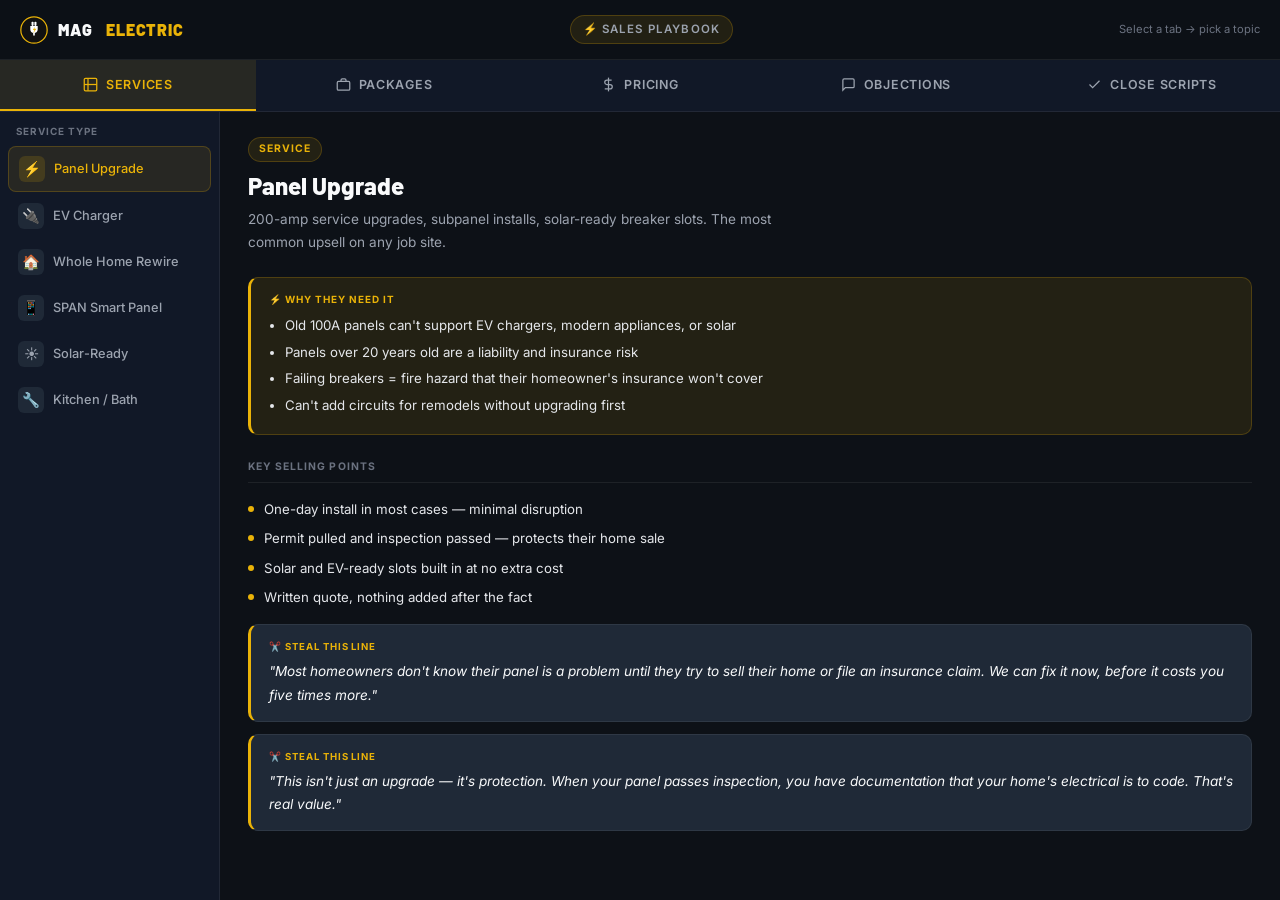
<file: playbook.html>
<!DOCTYPE html>
<html lang="en">
<head>
  <meta charset="UTF-8" />
  <meta name="viewport" content="width=device-width, initial-scale=1.0" />
  <title>Electrician Sales Playbook | MAG Electric</title>
  <meta name="description" content="Internal sales playbook for MAG Electric — objection handling, talk tracks, and closing frameworks for licensed electrical contractors on the Central Coast." />
  <meta name="robots" content="noindex, follow" />
  <link rel="canonical" href="https://mag-electric.netlify.app/playbook.html" />
  <meta property="og:title" content="Electrician Sales Playbook | MAG Electric" />
  <meta property="og:description" content="Internal sales playbook for MAG Electric technicians and sales staff." />
  <meta property="og:type" content="website" />
  <meta property="og:url" content="https://mag-electric.netlify.app/playbook.html" />
  <meta name="twitter:card" content="summary" />
  <link rel="preconnect" href="https://fonts.googleapis.com" />
  <link rel="preconnect" href="https://fonts.gstatic.com" crossorigin />
  <link href="https://fonts.googleapis.com/css2?family=Inter:wght@400;500;600;700&family=Barlow:wght@700;800;900&display=swap" rel="stylesheet" />
  <style>
    :root {
      --gold: #EAB308;
      --gold-light: #FDE047;
      --gold-glow: rgba(234,179,8,0.10);
      --gold-border: rgba(234,179,8,0.22);
      --bg: #0D1117;
      --bg2: #111827;
      --bg3: #1F2937;
      --bg4: #374151;
      --text: #F9FAFB;
      --text2: #E5E7EB;
      --muted: #9CA3AF;
      --dim: #6B7280;
      --border: rgba(255,255,255,0.07);
      --radius: 10px;
      --header-h: 60px;
      --tab-h: 52px;
      --sidebar-w: 220px;
    }
    *, *::before, *::after { box-sizing: border-box; margin: 0; padding: 0; }
    html, body { height: 100%; overflow: hidden; }
    body {
      font-family: 'Inter', sans-serif;
      background: var(--bg);
      color: var(--text);
      font-size: 14px;
      line-height: 1.6;
      -webkit-font-smoothing: antialiased;
    }

    /* ── HEADER ── */
    .header {
      position: fixed; top: 0; left: 0; right: 0; z-index: 100;
      height: var(--header-h);
      background: rgba(13,17,23,0.97);
      border-bottom: 1px solid var(--border);
      display: flex; align-items: center; justify-content: space-between;
      padding: 0 20px;
      backdrop-filter: blur(12px);
    }
    .header-brand {
      display: flex; align-items: center; gap: 10px;
      font-family: 'Barlow', sans-serif; font-weight: 900;
      font-size: 1rem; letter-spacing: 0.05em; text-transform: uppercase;
    }
    .header-brand em { font-style: normal; color: var(--gold); }
    .header-title {
      font-size: 0.72rem; font-weight: 600; letter-spacing: 0.1em;
      text-transform: uppercase; color: var(--muted);
      background: var(--gold-glow); border: 1px solid var(--gold-border);
      padding: 4px 12px; border-radius: 100px;
    }
    .header-hint {
      font-size: 0.7rem; color: var(--dim);
    }

    /* ── TABS ── */
    .tabs {
      position: fixed; top: var(--header-h); left: 0; right: 0; z-index: 99;
      height: var(--tab-h);
      background: var(--bg2);
      border-bottom: 1px solid var(--border);
      display: flex; align-items: stretch;
    }
    .tab-btn {
      flex: 1; display: flex; align-items: center; justify-content: center;
      gap: 8px; border: none; background: none; cursor: pointer;
      font-family: 'Inter', sans-serif; font-size: 0.78rem; font-weight: 600;
      letter-spacing: 0.06em; text-transform: uppercase;
      color: var(--muted); transition: all 0.18s ease;
      border-bottom: 2px solid transparent;
      position: relative;
    }
    .tab-btn:hover { color: var(--text2); background: rgba(255,255,255,0.03); }
    .tab-btn.active { color: var(--gold); border-bottom-color: var(--gold); background: var(--gold-glow); }
    .tab-btn svg { flex-shrink: 0; }

    /* ── LAYOUT ── */
    .layout {
      display: flex;
      position: fixed;
      top: calc(var(--header-h) + var(--tab-h));
      left: 0; right: 0; bottom: 0;
    }

    /* ── SIDEBAR ── */
    .sidebar {
      width: var(--sidebar-w); flex-shrink: 0;
      background: var(--bg2);
      border-right: 1px solid var(--border);
      overflow-y: auto;
      padding: 12px 8px;
    }
    .sidebar::-webkit-scrollbar { width: 4px; }
    .sidebar::-webkit-scrollbar-thumb { background: var(--bg4); border-radius: 4px; }
    .sidebar-group { margin-bottom: 20px; }
    .sidebar-label {
      font-size: 0.62rem; font-weight: 700; letter-spacing: 0.1em;
      text-transform: uppercase; color: var(--dim);
      padding: 0 8px 6px;
    }
    .sidebar-btn {
      display: flex; align-items: center; gap: 9px;
      width: 100%; padding: 9px 10px; border-radius: 8px;
      border: none; background: none; cursor: pointer;
      font-family: 'Inter', sans-serif; font-size: 0.8rem; font-weight: 500;
      color: var(--muted); text-align: left;
      transition: all 0.15s ease;
      margin-bottom: 2px;
    }
    .sidebar-btn:hover { background: var(--bg3); color: var(--text2); }
    .sidebar-btn.active {
      background: var(--gold-glow); color: var(--gold);
      border: 1px solid var(--gold-border);
    }
    .sidebar-btn .sb-icon {
      width: 26px; height: 26px; border-radius: 6px;
      background: var(--bg3); display: flex; align-items: center; justify-content: center;
      flex-shrink: 0; font-size: 0.9rem;
    }
    .sidebar-btn.active .sb-icon { background: rgba(234,179,8,0.15); }

    /* ── MAIN CONTENT ── */
    .main {
      flex: 1; overflow-y: auto;
      padding: 24px 28px;
      background: var(--bg);
    }
    .main::-webkit-scrollbar { width: 5px; }
    .main::-webkit-scrollbar-thumb { background: var(--bg4); border-radius: 4px; }

    .content-panel { display: none; }
    .content-panel.active { display: block; }

    /* Content blocks */
    .panel-header { margin-bottom: 24px; }
    .panel-tag {
      display: inline-block; font-size: 0.65rem; font-weight: 700;
      letter-spacing: 0.1em; text-transform: uppercase;
      color: var(--gold); background: var(--gold-glow);
      border: 1px solid var(--gold-border);
      padding: 3px 10px; border-radius: 100px; margin-bottom: 10px;
    }
    .panel-title {
      font-family: 'Barlow', sans-serif; font-weight: 800;
      font-size: 1.5rem; color: var(--text); line-height: 1.2;
      margin-bottom: 8px;
    }
    .panel-sub { color: var(--muted); font-size: 0.85rem; line-height: 1.65; max-width: 560px; }

    .grid-2 { display: grid; grid-template-columns: 1fr 1fr; gap: 16px; margin-bottom: 16px; }
    .grid-3 { display: grid; grid-template-columns: repeat(3, 1fr); gap: 14px; margin-bottom: 16px; }
    @media (max-width: 900px) { .grid-2, .grid-3 { grid-template-columns: 1fr; } }

    .card {
      background: var(--bg2); border: 1px solid var(--border);
      border-radius: var(--radius); padding: 18px 20px;
    }
    .card:hover { border-color: var(--gold-border); }
    .card-label {
      font-size: 0.65rem; font-weight: 700; letter-spacing: 0.1em;
      text-transform: uppercase; color: var(--gold); margin-bottom: 8px;
    }
    .card-title { font-weight: 700; font-size: 0.95rem; color: var(--text2); margin-bottom: 8px; }
    .card p { font-size: 0.82rem; color: var(--muted); line-height: 1.65; }

    .callout {
      background: var(--gold-glow); border: 1px solid var(--gold-border);
      border-left: 3px solid var(--gold);
      border-radius: var(--radius); padding: 14px 18px; margin-bottom: 16px;
    }
    .callout-label {
      font-size: 0.62rem; font-weight: 700; letter-spacing: 0.1em;
      text-transform: uppercase; color: var(--gold); margin-bottom: 6px;
    }
    .callout p, .callout li { font-size: 0.83rem; color: var(--text2); line-height: 1.7; }
    .callout ul { padding-left: 16px; }
    .callout li { margin-bottom: 4px; }

    .steal-line {
      background: var(--bg3); border: 1px solid var(--border);
      border-left: 3px solid var(--gold);
      border-radius: var(--radius); padding: 14px 18px; margin-bottom: 12px;
    }
    .steal-label {
      font-size: 0.6rem; font-weight: 700; letter-spacing: 0.1em;
      text-transform: uppercase; color: var(--gold); margin-bottom: 6px;
      display: flex; align-items: center; gap: 6px;
    }
    .steal-line p { font-size: 0.85rem; color: var(--text); line-height: 1.7; font-style: italic; }

    .bullet-list { list-style: none; display: flex; flex-direction: column; gap: 8px; margin-bottom: 16px; }
    .bullet-list li {
      display: flex; align-items: flex-start; gap: 10px;
      font-size: 0.83rem; color: var(--text2); line-height: 1.6;
    }
    .bullet-list li::before {
      content: ''; display: block; width: 6px; height: 6px;
      background: var(--gold); border-radius: 50%;
      flex-shrink: 0; margin-top: 7px;
    }

    .objection-block { margin-bottom: 20px; }
    .objection-q {
      background: var(--bg3); border: 1px solid var(--border);
      border-radius: var(--radius) var(--radius) 0 0;
      padding: 12px 16px; font-size: 0.85rem; font-weight: 600; color: var(--text2);
      display: flex; align-items: center; gap: 8px;
    }
    .objection-q::before { content: '"'; font-size: 1.4rem; color: var(--dim); line-height: 1; }
    .objection-a {
      background: var(--gold-glow); border: 1px solid var(--gold-border);
      border-top: none;
      border-radius: 0 0 var(--radius) var(--radius);
      padding: 12px 16px; font-size: 0.83rem; color: var(--text2); line-height: 1.7;
    }
    .objection-a strong { color: var(--gold); }

    .price-row {
      display: flex; align-items: center; justify-content: space-between;
      padding: 12px 16px; border-bottom: 1px solid var(--border);
      font-size: 0.83rem;
    }
    .price-row:last-child { border-bottom: none; }
    .price-row-label { color: var(--text2); font-weight: 500; }
    .price-row-val { color: var(--gold); font-weight: 700; font-family: 'Barlow', sans-serif; font-size: 1rem; }

    .section-divider {
      font-size: 0.65rem; font-weight: 700; letter-spacing: 0.1em;
      text-transform: uppercase; color: var(--dim);
      border-bottom: 1px solid var(--border);
      padding-bottom: 6px; margin: 24px 0 16px;
    }

    .badge {
      display: inline-block; font-size: 0.62rem; font-weight: 700;
      letter-spacing: 0.06em; text-transform: uppercase;
      padding: 2px 8px; border-radius: 100px;
    }
    .badge-gold { background: var(--gold); color: #000; }
    .badge-green { background: rgba(52,211,153,0.15); color: #34D399; border: 1px solid rgba(52,211,153,0.3); }
    .badge-red { background: rgba(239,68,68,0.12); color: #F87171; border: 1px solid rgba(239,68,68,0.25); }

    .script-step {
      display: flex; gap: 14px; margin-bottom: 16px; align-items: flex-start;
    }
    .script-num {
      width: 28px; height: 28px; flex-shrink: 0;
      background: var(--gold-glow); border: 1px solid var(--gold-border);
      border-radius: 50%; display: flex; align-items: center; justify-content: center;
      font-family: 'Barlow', sans-serif; font-weight: 900; font-size: 0.8rem; color: var(--gold);
    }
    .script-body { flex: 1; }
    .script-step-label { font-size: 0.7rem; font-weight: 700; letter-spacing: 0.07em; text-transform: uppercase; color: var(--dim); margin-bottom: 4px; }
    .script-step-text { font-size: 0.83rem; color: var(--text2); line-height: 1.7; }
    .script-step-text em { font-style: italic; color: var(--text); }

    .pkg-header { text-align: center; padding: 20px; border-bottom: 1px solid var(--border); }
    .pkg-name { font-family: 'Barlow', sans-serif; font-weight: 800; font-size: 1.1rem; color: var(--text); }
    .pkg-price { font-family: 'Barlow', sans-serif; font-weight: 900; font-size: 1.8rem; color: var(--gold); margin: 4px 0; }
    .pkg-desc { font-size: 0.75rem; color: var(--muted); }
    .pkg-body { padding: 16px 20px; }
    .pkg-item { display: flex; gap: 8px; font-size: 0.8rem; color: var(--text2); margin-bottom: 8px; align-items: flex-start; }
    .pkg-check { color: var(--gold); flex-shrink: 0; margin-top: 1px; }
    .card.featured-pkg { border-color: var(--gold-border); background: linear-gradient(135deg, var(--bg2), rgba(234,179,8,0.04)); }
  </style>
</head>
<body>

<!-- HEADER -->
<header class="header">
  <div class="header-brand">
    <svg width="28" height="28" viewBox="0 0 34 34" fill="none">
      <circle cx="17" cy="17" r="16" fill="#111" stroke="#EAB308" stroke-width="1.5"/>
      <rect x="14" y="7" width="2.5" height="5" rx="1" fill="white"/>
      <rect x="17.5" y="7" width="2.5" height="5" rx="1" fill="white"/>
      <path d="M12.5 12 H21.5 V16 A4.5 4.5 0 0 1 12.5 16 Z" fill="white"/>
      <rect x="16" y="20" width="2" height="4" rx="1" fill="white"/>
      <path d="M18 13 L15.5 17 H17.5 L16 21 L20 15.5 H17.5 Z" fill="#EAB308"/>
    </svg>
    MAG <em>&nbsp;ELECTRIC</em>
  </div>
  <div class="header-title">⚡ Sales Playbook</div>
  <div class="header-hint">Select a tab → pick a topic</div>
</header>

<!-- TABS -->
<nav class="tabs">
  <button class="tab-btn active" data-tab="services" onclick="switchTab('services', this)">
    <svg width="15" height="15" viewBox="0 0 24 24" fill="none" stroke="currentColor" stroke-width="2"><rect x="2" y="2" width="20" height="20" rx="2"/><line x1="8" y1="2" x2="8" y2="22"/><line x1="2" y1="12" x2="22" y2="12"/></svg>
    Services
  </button>
  <button class="tab-btn" data-tab="packages" onclick="switchTab('packages', this)">
    <svg width="15" height="15" viewBox="0 0 24 24" fill="none" stroke="currentColor" stroke-width="2"><rect x="2" y="7" width="20" height="14" rx="2"/><path d="M16 7V5a2 2 0 00-2-2h-4a2 2 0 00-2 2v2"/></svg>
    Packages
  </button>
  <button class="tab-btn" data-tab="pricing" onclick="switchTab('pricing', this)">
    <svg width="15" height="15" viewBox="0 0 24 24" fill="none" stroke="currentColor" stroke-width="2"><line x1="12" y1="1" x2="12" y2="23"/><path d="M17 5H9.5a3.5 3.5 0 000 7h5a3.5 3.5 0 010 7H6"/></svg>
    Pricing
  </button>
  <button class="tab-btn" data-tab="objections" onclick="switchTab('objections', this)">
    <svg width="15" height="15" viewBox="0 0 24 24" fill="none" stroke="currentColor" stroke-width="2"><path d="M21 15a2 2 0 01-2 2H7l-4 4V5a2 2 0 012-2h14a2 2 0 012 2z"/></svg>
    Objections
  </button>
  <button class="tab-btn" data-tab="close" onclick="switchTab('close', this)">
    <svg width="15" height="15" viewBox="0 0 24 24" fill="none" stroke="currentColor" stroke-width="2"><polyline points="20 6 9 17 4 12"/></svg>
    Close Scripts
  </button>
</nav>

<!-- LAYOUT -->
<div class="layout">

  <!-- SIDEBAR -->
  <nav class="sidebar" id="sidebar">

    <!-- Services sidebar -->
    <div class="sidebar-group" id="sb-services">
      <div class="sidebar-label">Service Type</div>
      <button class="sidebar-btn active" onclick="switchContent('panel-upgrade', this)">
        <span class="sb-icon">⚡</span> Panel Upgrade
      </button>
      <button class="sidebar-btn" onclick="switchContent('ev-charger', this)">
        <span class="sb-icon">🔌</span> EV Charger
      </button>
      <button class="sidebar-btn" onclick="switchContent('rewire', this)">
        <span class="sb-icon">🏠</span> Whole Home Rewire
      </button>
      <button class="sidebar-btn" onclick="switchContent('span', this)">
        <span class="sb-icon">📱</span> SPAN Smart Panel
      </button>
      <button class="sidebar-btn" onclick="switchContent('solar-ready', this)">
        <span class="sb-icon">☀️</span> Solar-Ready
      </button>
      <button class="sidebar-btn" onclick="switchContent('remodel', this)">
        <span class="sb-icon">🔧</span> Kitchen / Bath
      </button>
    </div>

    <!-- Packages sidebar -->
    <div class="sidebar-group" id="sb-packages" style="display:none">
      <div class="sidebar-label">Package Tier</div>
      <button class="sidebar-btn active" onclick="switchContent('pkg-essential', this)">
        <span class="sb-icon">🔹</span> Essential
      </button>
      <button class="sidebar-btn" onclick="switchContent('pkg-premium', this)">
        <span class="sb-icon">⭐</span> Premium
      </button>
      <button class="sidebar-btn" onclick="switchContent('pkg-complete', this)">
        <span class="sb-icon">🏆</span> Complete Home
      </button>
      <button class="sidebar-btn" onclick="switchContent('pkg-present', this)">
        <span class="sb-icon">🎯</span> How to Present
      </button>
    </div>

    <!-- Pricing sidebar -->
    <div class="sidebar-group" id="sb-pricing" style="display:none">
      <div class="sidebar-label">By Job Type</div>
      <button class="sidebar-btn active" onclick="switchContent('price-panels', this)">
        <span class="sb-icon">📋</span> Panel Jobs
      </button>
      <button class="sidebar-btn" onclick="switchContent('price-ev', this)">
        <span class="sb-icon">🚗</span> EV Chargers
      </button>
      <button class="sidebar-btn" onclick="switchContent('price-rewire', this)">
        <span class="sb-icon">🏠</span> Rewires
      </button>
      <button class="sidebar-btn" onclick="switchContent('price-defend', this)">
        <span class="sb-icon">🛡️</span> Defending Price
      </button>
    </div>

    <!-- Objections sidebar -->
    <div class="sidebar-group" id="sb-objections" style="display:none">
      <div class="sidebar-label">Objection Type</div>
      <button class="sidebar-btn active" onclick="switchContent('obj-price', this)">
        <span class="sb-icon">💰</span> "Too Expensive"
      </button>
      <button class="sidebar-btn" onclick="switchContent('obj-quote', this)">
        <span class="sb-icon">📄</span> "Get Other Quotes"
      </button>
      <button class="sidebar-btn" onclick="switchContent('obj-think', this)">
        <span class="sb-icon">💭</span> "Need to Think"
      </button>
      <button class="sidebar-btn" onclick="switchContent('obj-permit', this)">
        <span class="sb-icon">📋</span> "Skip the Permit"
      </button>
      <button class="sidebar-btn" onclick="switchContent('obj-spouse', this)">
        <span class="sb-icon">👫</span> "Ask My Spouse"
      </button>
      <button class="sidebar-btn" onclick="switchContent('obj-diy', this)">
        <span class="sb-icon">🔨</span> "My Brother-in-Law"
      </button>
    </div>

    <!-- Close Scripts sidebar -->
    <div class="sidebar-group" id="sb-close" style="display:none">
      <div class="sidebar-label">Script Type</div>
      <button class="sidebar-btn active" onclick="switchContent('close-call', this)">
        <span class="sb-icon">📞</span> First Call
      </button>
      <button class="sidebar-btn" onclick="switchContent('close-site', this)">
        <span class="sb-icon">🏠</span> Site Visit
      </button>
      <button class="sidebar-btn" onclick="switchContent('close-quote', this)">
        <span class="sb-icon">💰</span> Quote Delivery
      </button>
      <button class="sidebar-btn" onclick="switchContent('close-followup', this)">
        <span class="sb-icon">📲</span> Follow-Up
      </button>
    </div>

  </nav>

  <!-- MAIN -->
  <main class="main">

    <!-- ═══ SERVICES ═══ -->

    <!-- Panel Upgrade -->
    <div class="content-panel active" id="panel-upgrade">
      <div class="panel-header">
        <div class="panel-tag">Service</div>
        <div class="panel-title">Panel Upgrade</div>
        <div class="panel-sub">200-amp service upgrades, subpanel installs, solar-ready breaker slots. The most common upsell on any job site.</div>
      </div>

      <div class="callout">
        <div class="callout-label">⚡ Why They Need It</div>
        <ul>
          <li>Old 100A panels can't support EV chargers, modern appliances, or solar</li>
          <li>Panels over 20 years old are a liability and insurance risk</li>
          <li>Failing breakers = fire hazard that their homeowner's insurance won't cover</li>
          <li>Can't add circuits for remodels without upgrading first</li>
        </ul>
      </div>

      <div class="section-divider">Key Selling Points</div>
      <ul class="bullet-list">
        <li>One-day install in most cases — minimal disruption</li>
        <li>Permit pulled and inspection passed — protects their home sale</li>
        <li>Solar and EV-ready slots built in at no extra cost</li>
        <li>Written quote, nothing added after the fact</li>
      </ul>

      <div class="steal-line">
        <div class="steal-label">✂️ Steal This Line</div>
        <p>"Most homeowners don't know their panel is a problem until they try to sell their home or file an insurance claim. We can fix it now, before it costs you five times more."</p>
      </div>
      <div class="steal-line">
        <div class="steal-label">✂️ Steal This Line</div>
        <p>"This isn't just an upgrade — it's protection. When your panel passes inspection, you have documentation that your home's electrical is to code. That's real value."</p>
      </div>
    </div>

    <!-- EV Charger -->
    <div class="content-panel" id="ev-charger">
      <div class="panel-header">
        <div class="panel-tag">Service</div>
        <div class="panel-title">EV Charger Installation</div>
        <div class="panel-sub">Level 2 home charging for Tesla and all makes. High-value, low-complexity job with excellent upsell potential to panel upgrade.</div>
      </div>

      <div class="callout">
        <div class="callout-label">⚡ The Opportunity</div>
        <ul>
          <li>EV sales are up — every new EV owner needs a Level 2 charger at home</li>
          <li>Level 1 (wall outlet) takes 40–60 hours to charge; Level 2 takes 4–8 hours</li>
          <li>Unpermitted installs won't pass home inspection and void manufacturer warranty</li>
          <li>Often reveals need for panel upgrade = upsell on 60%+ of jobs</li>
        </ul>
      </div>

      <div class="section-divider">Key Selling Points</div>
      <ul class="bullet-list">
        <li>Dedicated 50A circuit sized for their specific vehicle</li>
        <li>Permit pulled — protects warranty and resale value</li>
        <li>Hardwired or NEMA 14-50 outlet options available</li>
        <li>Panel capacity evaluated before every install — no surprises</li>
      </ul>

      <div class="steal-line">
        <div class="steal-label">✂️ Steal This Line</div>
        <p>"Plugging your $70,000 Tesla into a regular outlet is like filling a sports car with 87 octane. A Level 2 charger is the only right answer for your vehicle."</p>
      </div>
      <div class="steal-line">
        <div class="steal-label">✂️ Steal This Line (on permit)</div>
        <p>"Without a permit, your install isn't inspected, your warranty can be voided, and when you sell this house — it has to be disclosed. It's not worth the savings."</p>
      </div>
    </div>

    <!-- Rewire -->
    <div class="content-panel" id="rewire">
      <div class="panel-header">
        <div class="panel-tag">Service</div>
        <div class="panel-title">Whole Home Rewire</div>
        <div class="panel-sub">The highest-ticket residential job. Often found during remodels, home purchases, or insurance inspections.</div>
      </div>

      <div class="callout">
        <div class="callout-label">🚨 Red Flags That Signal a Rewire</div>
        <ul>
          <li>Aluminum wiring (1965–1973 homes) — major fire risk</li>
          <li>Knob and tube wiring — ungrounded, often not insurable</li>
          <li>Cloth-wrapped wiring — insulation deteriorated</li>
          <li>Home built before 1975 with no documented upgrades</li>
          <li>Tripping breakers, burning smells, lights dimming</li>
        </ul>
      </div>

      <div class="section-divider">Key Selling Points</div>
      <ul class="bullet-list">
        <li>New copper wiring throughout — modern code compliance</li>
        <li>Updated outlets, GFCI protection in all required areas</li>
        <li>Home becomes insurable and sellable without disclosure</li>
        <li>Paired with panel upgrade — most complete safety package</li>
      </ul>

      <div class="steal-line">
        <div class="steal-label">✂️ Steal This Line (aluminum wiring)</div>
        <p>"Aluminum wiring doesn't fail gradually — it fails all at once. Insurance companies know this, which is why many won't insure it at all. This isn't a maybe — it's a when."</p>
      </div>
    </div>

    <!-- SPAN -->
    <div class="content-panel" id="span">
      <div class="panel-header">
        <div class="panel-tag">Service</div>
        <div class="panel-title">SPAN Smart Panel</div>
        <div class="panel-sub">The premium upgrade for tech-forward homeowners. SPAN replaces the standard panel with a connected, circuit-level smart panel.</div>
      </div>

      <div class="callout">
        <div class="callout-label">📱 What SPAN Does</div>
        <ul>
          <li>Circuit-level energy monitoring from a smartphone app</li>
          <li>Remote control of every circuit individually</li>
          <li>Automatic load management during outages (battery + solar priority)</li>
          <li>Pairs with Tesla Powerwall, Enphase, and solar systems</li>
          <li>Future-proof — firmware updates keep it current</li>
        </ul>
      </div>

      <div class="section-divider">Ideal Customer Profile</div>
      <ul class="bullet-list">
        <li>Already has or planning solar + battery storage</li>
        <li>Has EV + wants to maximize charging during off-peak hours</li>
        <li>Tech-oriented homeowner who values remote control and data</li>
        <li>New construction or full remodel — easier install</li>
      </ul>

      <div class="steal-line">
        <div class="steal-label">✂️ Steal This Line</div>
        <p>"With SPAN, you can see exactly what's drawing power in your home, turn off circuits remotely, and prioritize your Tesla charging during the cheapest rate window. It pays for itself."</p>
      </div>
    </div>

    <!-- Solar Ready -->
    <div class="content-panel" id="solar-ready">
      <div class="panel-header">
        <div class="panel-tag">Service</div>
        <div class="panel-title">Solar-Ready Upgrade</div>
        <div class="panel-sub">Pre-wire the home for solar before the panels go up. Saves the customer money and eliminates the double-dig problem.</div>
      </div>

      <div class="callout">
        <div class="callout-label">☀️ The Pitch</div>
        <ul>
          <li>Solar installers charge $800–$2,500 to upgrade a panel after the fact</li>
          <li>A solar-ready panel today costs $300–$600 more than a standard upgrade</li>
          <li>It also adds a dedicated backfeed breaker slot and proper metering</li>
          <li>Best time is during any panel work — walls are already open</li>
        </ul>
      </div>

      <div class="steal-line">
        <div class="steal-label">✂️ Steal This Line</div>
        <p>"While we have your panel open, we can add the solar-ready breaker slot. It's a few hundred dollars now. If you wait until the solar company comes, they'll charge you over a thousand — and have to come back out."</p>
      </div>
    </div>

    <!-- Remodel -->
    <div class="content-panel" id="remodel">
      <div class="panel-header">
        <div class="panel-tag">Service</div>
        <div class="panel-title">Kitchen &amp; Bath Remodel</div>
        <div class="panel-sub">Recurring remodel work. Build contractor relationships for ongoing pipeline — the best source of non-emergency electrical work.</div>
      </div>

      <div class="callout">
        <div class="callout-label">🔧 Scope Checklist</div>
        <ul>
          <li>New dedicated circuits for refrigerator, dishwasher, microwave</li>
          <li>GFCI protection within 6 feet of all water sources</li>
          <li>Under-cabinet lighting circuits (low-voltage or line-voltage)</li>
          <li>Exhaust fan circuits — often missing in older baths</li>
          <li>Updated panel capacity check before rough-in begins</li>
        </ul>
      </div>

      <div class="section-divider">Contractor Partnership Pitch</div>
      <ul class="bullet-list">
        <li>Show up on time, every time — contractors remember who they can count on</li>
        <li>Rough-in same day as scheduled — don't hold up their crew</li>
        <li>Permit-pull included — makes their project inspection-ready</li>
        <li>Single contact number, direct line to Matthew</li>
      </ul>

      <div class="steal-line">
        <div class="steal-label">✂️ Line for Contractors</div>
        <p>"I know how rare it is to find an electrician who shows up when they say they will and pulls their own permits. That's all I do. If your last guy let you down, give me one job to prove it."</p>
      </div>
    </div>

    <!-- ═══ PACKAGES ═══ -->

    <div class="content-panel" id="pkg-essential">
      <div class="panel-header">
        <div class="panel-tag">Package</div>
        <div class="panel-title">Essential Package</div>
        <div class="panel-sub">Entry-level service for the price-conscious customer. Gets the job done, sets the relationship, opens the door for future work.</div>
      </div>
      <div class="grid-2">
        <div class="card">
          <div class="card-label">What's Included</div>
          <div class="pkg-body" style="padding:0">
            <div class="pkg-item"><span class="pkg-check">✓</span> Service assessment + written quote</div>
            <div class="pkg-item"><span class="pkg-check">✓</span> Single-scope job (panel, EV, or repair)</div>
            <div class="pkg-item"><span class="pkg-check">✓</span> Permit pulled and inspection scheduled</div>
            <div class="pkg-item"><span class="pkg-check">✓</span> 1-year workmanship warranty</div>
          </div>
        </div>
        <div class="card">
          <div class="card-label">Best For</div>
          <p>First-time customers, rental properties, straightforward single-job requests. Low barrier to entry — gets them in the door.</p>
          <br/>
          <div class="card-label" style="margin-top:8px">Upsell Opportunity</div>
          <p>Assess during job — look for aging panel, aluminum wiring, or missing GFCI. Quote on the spot.</p>
        </div>
      </div>
      <div class="steal-line">
        <div class="steal-label">✂️ How to Present It</div>
        <p>"This is exactly what you need to get done right. Permit pulled, inspection passed, and you've got a year of warranty on the work. That's it — no hidden add-ons."</p>
      </div>
    </div>

    <div class="content-panel" id="pkg-premium">
      <div class="panel-header">
        <div class="panel-tag">Package</div>
        <div class="panel-title">Premium Package</div>
        <div class="panel-sub">The most common close. Combines the main job with a panel evaluation and one smart upgrade.</div>
      </div>
      <div class="grid-2">
        <div class="card featured-pkg">
          <div class="card-label">What's Included <span class="badge badge-gold" style="margin-left:6px">Most Popular</span></div>
          <div class="pkg-body" style="padding:0; margin-top:8px">
            <div class="pkg-item"><span class="pkg-check">✓</span> Everything in Essential</div>
            <div class="pkg-item"><span class="pkg-check">✓</span> Full panel evaluation + safety report</div>
            <div class="pkg-item"><span class="pkg-check">✓</span> Solar-ready breaker slot added</div>
            <div class="pkg-item"><span class="pkg-check">✓</span> Smart switch or GFCI upgrade (1 room)</div>
            <div class="pkg-item"><span class="pkg-check">✓</span> 2-year workmanship warranty</div>
            <div class="pkg-item"><span class="pkg-check">✓</span> Priority scheduling on future calls</div>
          </div>
        </div>
        <div class="card">
          <div class="card-label">Best For</div>
          <p>Homeowners who are remodeling, buying a home, or just had a problem. They're already spending money — frame the upgrade as protection.</p>
          <br/>
          <div class="card-label" style="margin-top:8px">Value Framing</div>
          <p>The solar-ready slot alone saves $800+ if they ever add solar. The panel report gives them documentation for their records.</p>
        </div>
      </div>
    </div>

    <div class="content-panel" id="pkg-complete">
      <div class="panel-header">
        <div class="panel-tag">Package</div>
        <div class="panel-title">Complete Home Package</div>
        <div class="panel-sub">Full-house electrical health. Best for older homes, new buyers, or homeowners preparing to sell or refinance.</div>
      </div>
      <div class="grid-2">
        <div class="card">
          <div class="card-label">What's Included</div>
          <div class="pkg-body" style="padding:0; margin-top:8px">
            <div class="pkg-item"><span class="pkg-check">✓</span> Everything in Premium</div>
            <div class="pkg-item"><span class="pkg-check">✓</span> 200A panel upgrade (if needed)</div>
            <div class="pkg-item"><span class="pkg-check">✓</span> All GFCI/AFCI updated to current code</div>
            <div class="pkg-item"><span class="pkg-check">✓</span> Smoke/CO detector placement reviewed</div>
            <div class="pkg-item"><span class="pkg-check">✓</span> Written code-compliance report</div>
            <div class="pkg-item"><span class="pkg-check">✓</span> 3-year workmanship warranty</div>
          </div>
        </div>
        <div class="card">
          <div class="card-label">The Pitch</div>
          <p>This is the "done once, done right" package. Ideal before listing a home, after a home inspection flags electrical issues, or for anyone who wants full peace of mind.</p>
          <br/>
          <div class="callout" style="margin-top:8px">
            <div class="callout-label">The Number That Sells It</div>
            <p>Home inspection electrical issues cause 23% of real estate deals to fall through or reprice. This package eliminates that risk entirely.</p>
          </div>
        </div>
      </div>
    </div>

    <div class="content-panel" id="pkg-present">
      <div class="panel-header">
        <div class="panel-tag">Strategy</div>
        <div class="panel-title">How to Present Packages</div>
        <div class="panel-sub">Always present three options. Always recommend the middle. Never lead with price — lead with outcome.</div>
      </div>

      <div class="section-divider">The 3-Option Rule</div>
      <div class="grid-3">
        <div class="card">
          <div class="card-label">Option 1 — Anchor Low</div>
          <p>Essential package. Exists to make middle seem reasonable. Some customers take it — that's fine.</p>
        </div>
        <div class="card featured-pkg">
          <div class="card-label">Option 2 — Recommended ⭐</div>
          <p>Premium package. This is where you want them. Best value, best margin, most complete job.</p>
        </div>
        <div class="card">
          <div class="card-label">Option 3 — Anchor High</div>
          <p>Complete Home. Makes middle look affordable. Occasionally closes — great when it does.</p>
        </div>
      </div>

      <div class="steal-line">
        <div class="steal-label">✂️ How to Introduce Options</div>
        <p>"I put together three ways we can approach this. The first gets the job done. The second is what I'd recommend for a home like yours. The third is for people who want everything done at once. Let me walk you through what's different."</p>
      </div>
    </div>

    <!-- ═══ PRICING ═══ -->

    <div class="content-panel" id="price-panels">
      <div class="panel-header">
        <div class="panel-tag">Pricing Reference</div>
        <div class="panel-title">Panel Jobs</div>
        <div class="panel-sub">Reference ranges for quoting. Always do a site assessment before giving a firm number.</div>
      </div>
      <div class="card" style="margin-bottom:16px">
        <div class="card-label">Price Ranges</div>
        <div class="price-row"><span class="price-row-label">100A → 200A Upgrade (standard)</span><span class="price-row-val">$2,200–$3,800</span></div>
        <div class="price-row"><span class="price-row-label">200A Upgrade + Meter Base</span><span class="price-row-val">$3,500–$5,500</span></div>
        <div class="price-row"><span class="price-row-label">Subpanel Install (100A)</span><span class="price-row-val">$1,200–$2,200</span></div>
        <div class="price-row"><span class="price-row-label">SPAN Smart Panel (full install)</span><span class="price-row-val">$4,500–$7,500</span></div>
        <div class="price-row"><span class="price-row-label">Solar-Ready Add-On (during upgrade)</span><span class="price-row-val">$300–$600</span></div>
      </div>
      <div class="callout">
        <div class="callout-label">📌 What Affects Cost</div>
        <ul>
          <li>Distance from panel to meter — long runs = more conduit + labor</li>
          <li>Need to move or replace meter base (utility coordination)</li>
          <li>Overhead vs. underground service entrance</li>
          <li>Access difficulty (finished walls, crawl space, attic)</li>
        </ul>
      </div>
    </div>

    <div class="content-panel" id="price-ev">
      <div class="panel-header">
        <div class="panel-tag">Pricing Reference</div>
        <div class="panel-title">EV Charger Jobs</div>
        <div class="panel-sub">Quick-close jobs with great upsell potential. Always check panel capacity first.</div>
      </div>
      <div class="card" style="margin-bottom:16px">
        <div class="card-label">Price Ranges</div>
        <div class="price-row"><span class="price-row-label">NEMA 14-50 outlet (garage, close to panel)</span><span class="price-row-val">$400–$700</span></div>
        <div class="price-row"><span class="price-row-label">Hardwired Level 2 EVSE (close run)</span><span class="price-row-val">$600–$1,100</span></div>
        <div class="price-row"><span class="price-row-label">Hardwired Level 2 EVSE (long run)</span><span class="price-row-val">$900–$1,800</span></div>
        <div class="price-row"><span class="price-row-label">EV charger + panel upgrade (bundle)</span><span class="price-row-val">$2,800–$4,500</span></div>
      </div>
      <div class="callout">
        <div class="callout-label">⚡ Upsell Trigger</div>
        <p>If the panel is near capacity, present the bundle before quoting EV alone. "I want to make sure we don't put you in a situation where you have a charger but can't run it without tripping breakers."</p>
      </div>
    </div>

    <div class="content-panel" id="price-rewire">
      <div class="panel-header">
        <div class="panel-tag">Pricing Reference</div>
        <div class="panel-title">Rewire Jobs</div>
        <div class="panel-sub">Highest-ticket jobs. Scope varies significantly — always walk the full home before quoting.</div>
      </div>
      <div class="card" style="margin-bottom:16px">
        <div class="card-label">Price Ranges</div>
        <div class="price-row"><span class="price-row-label">Partial rewire (1–2 rooms)</span><span class="price-row-val">$1,800–$3,500</span></div>
        <div class="price-row"><span class="price-row-label">Full rewire (1,200–1,800 sq ft)</span><span class="price-row-val">$8,000–$14,000</span></div>
        <div class="price-row"><span class="price-row-label">Full rewire (2,000–3,000 sq ft)</span><span class="price-row-val">$12,000–$22,000</span></div>
        <div class="price-row"><span class="price-row-label">Aluminum wiring remediation</span><span class="price-row-val">$4,000–$10,000</span></div>
        <div class="price-row"><span class="price-row-label">Rewire + full panel upgrade bundle</span><span class="price-row-val">$10,000–$25,000</span></div>
      </div>
      <div class="callout">
        <div class="callout-label">💡 Quoting Notes</div>
        <ul>
          <li>Always specify what's included — number of circuits, outlets, switches</li>
          <li>Note access conditions — open walls vs. finished walls changes labor by 30–50%</li>
          <li>Give a range, not a number, until you've walked every room</li>
        </ul>
      </div>
    </div>

    <div class="content-panel" id="price-defend">
      <div class="panel-header">
        <div class="panel-tag">Strategy</div>
        <div class="panel-title">Defending Your Price</div>
        <div class="panel-sub">Never apologize for your price. Explain value. Reframe the comparison. Own your position.</div>
      </div>

      <div class="section-divider">The Value Stack</div>
      <div class="callout">
        <div class="callout-label">When They Say "You're More Expensive"</div>
        <p>Remind them what's in the price: permit pulled, inspection passed, written warranty, owner on the job personally, no subcontractors, no surprises.</p>
        <br/>
        <p>Then ask: <em>"Does the other quote include pulling the permit? Who specifically is doing the work?"</em></p>
      </div>

      <div class="steal-line">
        <div class="steal-label">✂️ The Risk Reframe</div>
        <p>"The electrician who's $800 cheaper — if something goes wrong, you're the one paying to fix it. With us, you have a warranty and documented inspection. That's the difference."</p>
      </div>
      <div class="steal-line">
        <div class="steal-label">✂️ The Cost of Delay</div>
        <p>"I get it. But if your panel fails before we get back on the calendar, that emergency call — if you can even find someone — is going to cost twice this quote. And there's no permit, no warranty."</p>
      </div>
    </div>

    <!-- ═══ OBJECTIONS ═══ -->

    <div class="content-panel" id="obj-price">
      <div class="panel-header">
        <div class="panel-tag">Objection</div>
        <div class="panel-title">"It's Too Expensive"</div>
        <div class="panel-sub">The most common stall. Usually means they haven't been sold on value — not that they can't afford it.</div>
      </div>
      <div class="objection-block">
        <div class="objection-q">Compared to what?</div>
        <div class="objection-a">Ask this directly — gently. <strong>"Compared to what you were expecting, or compared to another quote?"</strong> The answer tells you everything. If it's vs. expectation, explain the full scope. If it's vs. another quote, ask what that quote includes.</div>
      </div>
      <div class="objection-block">
        <div class="objection-q">Can you come down on the price?</div>
        <div class="objection-a">Never discount without removing scope. <strong>"What I can do is look at which parts of the job are most urgent and build a phased approach — but I don't want to cut scope that's there for your safety. What's driving the budget concern?"</strong></div>
      </div>
      <div class="steal-line">
        <div class="steal-label">✂️ The True Cost Frame</div>
        <p>"I understand. But let me ask — what does it cost if this job isn't done, or isn't done right? A panel fire, a failed home inspection, a voided insurance claim — those numbers are a lot bigger than what I'm quoting you."</p>
      </div>
    </div>

    <div class="content-panel" id="obj-quote">
      <div class="panel-header">
        <div class="panel-tag">Objection</div>
        <div class="panel-title">"I Want to Get Other Quotes"</div>
        <div class="panel-sub">Legitimate — but usually a delay tactic. Respect the process, set the standard, close before they leave.</div>
      </div>
      <div class="objection-block">
        <div class="objection-q">I need to get a couple more quotes first.</div>
        <div class="objection-a"><strong>"Absolutely — that's smart."</strong> Then: <strong>"When you talk to them, ask if they pull their own permits, who specifically will be on the job, and if the quote is all-in or if there'll be add-ons. That'll help you compare apples to apples."</strong> You're planting questions they'll ask that most competitors can't answer well.</div>
      </div>
      <div class="steal-line">
        <div class="steal-label">✂️ The Soft Pre-Close</div>
        <p>"If you do the quotes and we're aligned on price, is there any other reason you wouldn't want to move forward with us? I want to make sure I'm not missing something."</p>
      </div>
    </div>

    <div class="content-panel" id="obj-think">
      <div class="panel-header">
        <div class="panel-tag">Objection</div>
        <div class="panel-title">"I Need to Think About It"</div>
        <div class="panel-sub">Almost always means something else. Find the real objection — don't just accept it and leave.</div>
      </div>
      <div class="objection-block">
        <div class="objection-q">I need some time to think it over.</div>
        <div class="objection-a"><strong>"Of course — I respect that."</strong> Then: <strong>"Can I ask what specifically you'd be thinking through? I want to make sure you have everything you need to make a good decision — and if there's something I haven't answered well, I'd rather address it now."</strong></div>
      </div>
      <div class="steal-line">
        <div class="steal-label">✂️ The Urgency Closer (use sparingly)</div>
        <p>"I want to be straight with you — my schedule fills up about 3 weeks out right now. If you think you want to move forward, getting on the calendar today means we can actually hit your timeline."</p>
      </div>
    </div>

    <div class="content-panel" id="obj-permit">
      <div class="panel-header">
        <div class="panel-tag">Objection</div>
        <div class="panel-title">"Can You Skip the Permit?"</div>
        <div class="panel-sub">Never. Hold the line firmly — and explain why it's in their best interest, not just a rule.</div>
      </div>
      <div class="objection-block">
        <div class="objection-q">I don't want the hassle. Can we just skip the permit?</div>
        <div class="objection-a">Firm but empathetic: <strong>"I understand the instinct, but I can't do that — and honestly, you wouldn't want me to."</strong> Then: <strong>"Here's why this matters for you specifically: if you sell this house, refinance, or file an insurance claim and there's unpermitted work — you're the one with the problem, not me. The permit is protection for you."</strong></div>
      </div>
      <div class="steal-line">
        <div class="steal-label">✂️ The Non-Negotiable Line</div>
        <p>"This is actually non-negotiable for us — and I want you to know that's a feature, not a bug. Every customer we have can point to a permit and say the work was inspected. That's the standard we hold."</p>
      </div>
    </div>

    <div class="content-panel" id="obj-spouse">
      <div class="panel-header">
        <div class="panel-tag">Objection</div>
        <div class="panel-title">"I Need to Ask My Spouse"</div>
        <div class="panel-sub">Legitimate — but set the follow-up before you leave. Don't let this be a soft no.</div>
      </div>
      <div class="objection-block">
        <div class="objection-q">I have to run this by my wife/husband first.</div>
        <div class="objection-a"><strong>"Of course — this is a big decision and it should be a joint one."</strong> Then immediately: <strong>"Are they available right now? I'm happy to do a quick call or I can come back this evening. I want to make sure they have the same information you do so the conversation goes smoothly."</strong></div>
      </div>
      <div class="steal-line">
        <div class="steal-label">✂️ Set the Follow-Up</div>
        <p>"What's a good time tomorrow that you'd both be available? I'd rather spend 15 minutes now than have you try to explain all of this — there's a lot of detail that's easier for me to walk through."</p>
      </div>
    </div>

    <div class="content-panel" id="obj-diy">
      <div class="panel-header">
        <div class="panel-tag">Objection</div>
        <div class="panel-title">"My Brother-in-Law Can Do It"</div>
        <div class="panel-sub">Unlicensed work. Respectfully plant doubt without attacking anyone.</div>
      </div>
      <div class="objection-block">
        <div class="objection-q">My brother-in-law does electrical — I'll just have him do it.</div>
        <div class="objection-a">Smile: <strong>"That's great if he's licensed and insured."</strong> Then: <strong>"The only question I'd ask is whether he can pull the permit and pass inspection — because without that, the work can affect your insurance, your home sale, and potentially your warranty on any appliances connected to that circuit. Is he set up to do it that way?"</strong></div>
      </div>
      <div class="steal-line">
        <div class="steal-label">✂️ The Relationship Angle</div>
        <p>"I always tell people — the risk with having a friend or family member do this kind of work is that if something goes wrong, it creates a problem in the relationship. With us, if anything doesn't perform, it's our problem to fix."</p>
      </div>
    </div>

    <!-- ═══ CLOSE SCRIPTS ═══ -->

    <div class="content-panel" id="close-call">
      <div class="panel-header">
        <div class="panel-tag">Script</div>
        <div class="panel-title">First Call Script</div>
        <div class="panel-sub">Goal: qualify the job, set the site visit, build trust fast. Don't quote on the phone.</div>
      </div>
      <div class="script-step">
        <div class="script-num">1</div>
        <div class="script-body">
          <div class="script-step-label">Open + Qualify</div>
          <div class="script-step-text"><em>"Thanks for calling Mag Electric — this is Matthew. What's going on with your electrical today?"</em><br/>Let them talk. Take notes. Ask clarifying questions.</div>
        </div>
      </div>
      <div class="script-step">
        <div class="script-num">2</div>
        <div class="script-body">
          <div class="script-step-label">Establish Authority</div>
          <div class="script-step-text"><em>"I want to make sure I can actually help you before we go any further. Can you tell me a bit more about the home — how old is it, and when was the panel last looked at?"</em></div>
        </div>
      </div>
      <div class="script-step">
        <div class="script-num">3</div>
        <div class="script-body">
          <div class="script-step-label">Set the Visit</div>
          <div class="script-step-text"><em>"I never quote over the phone on something like this — I want to actually see what we're working with so I'm not guessing. I can come out [day/time] and give you a written estimate at no charge. Does that work?"</em></div>
        </div>
      </div>
      <div class="script-step">
        <div class="script-num">4</div>
        <div class="script-body">
          <div class="script-step-label">Set Expectations</div>
          <div class="script-step-text"><em>"I'll walk through everything, give you a clear picture of what the job involves, and send you a written estimate you can actually read. No pressure, no hourly surprises."</em></div>
        </div>
      </div>
    </div>

    <div class="content-panel" id="close-site">
      <div class="panel-header">
        <div class="panel-tag">Script</div>
        <div class="panel-title">Site Visit Script</div>
        <div class="panel-sub">Goal: assess, build trust, set up the quote. Find the real scope — including problems they don't know about yet.</div>
      </div>
      <div class="script-step">
        <div class="script-num">1</div>
        <div class="script-body">
          <div class="script-step-label">Arrive + Connect</div>
          <div class="script-step-text"><em>"Thanks for having me out. Before we look at anything — what's most important to you with this project? Is it getting it done quickly, making sure it's done right, or working within a specific budget?"</em></div>
        </div>
      </div>
      <div class="script-step">
        <div class="script-num">2</div>
        <div class="script-body">
          <div class="script-step-label">Walk the Job</div>
          <div class="script-step-text">Inspect the panel, note the age, check for aluminum wiring indicators, count circuits. Walk the area where work is needed. Ask questions — don't just look around silently.</div>
        </div>
      </div>
      <div class="script-step">
        <div class="script-num">3</div>
        <div class="script-body">
          <div class="script-step-label">Educate + Surface Issues</div>
          <div class="script-step-text"><em>"I want to show you something — this [panel / wiring / outlet] is something we'd want to address. It's not an emergency today, but here's what it means if it's left alone..."</em></div>
        </div>
      </div>
      <div class="script-step">
        <div class="script-num">4</div>
        <div class="script-body">
          <div class="script-step-label">Set the Quote Close</div>
          <div class="script-step-text"><em>"I'll get you a written estimate by [time]. I'll give you one option for exactly what we talked about, and one option that includes [the upsell] — so you can see what both look like. Sound good?"</em></div>
        </div>
      </div>
    </div>

    <div class="content-panel" id="close-quote">
      <div class="panel-header">
        <div class="panel-tag">Script</div>
        <div class="panel-title">Quote Delivery Script</div>
        <div class="panel-sub">Goal: present confidently, answer questions, close in the same conversation. Never just email a number.</div>
      </div>
      <div class="script-step">
        <div class="script-num">1</div>
        <div class="script-body">
          <div class="script-step-label">Frame Before the Number</div>
          <div class="script-step-text"><em>"Before I give you the number, I want to walk you through what's included — because it's easy to look at two quotes side by side and not realize you're looking at two completely different jobs."</em></div>
        </div>
      </div>
      <div class="script-step">
        <div class="script-num">2</div>
        <div class="script-body">
          <div class="script-step-label">Walk the Scope</div>
          <div class="script-step-text">Describe every line item. Use plain language. Explain <em>why</em> each thing is in the scope. Mention permit and inspection explicitly.</div>
        </div>
      </div>
      <div class="script-step">
        <div class="script-num">3</div>
        <div class="script-body">
          <div class="script-step-label">Deliver the Number Confidently</div>
          <div class="script-step-text"><em>"All of that — the [scope summary], permit, inspection, and warranty — comes to [price]. That's the full number."</em> Then stop talking. Let them respond.</div>
        </div>
      </div>
      <div class="script-step">
        <div class="script-num">4</div>
        <div class="script-body">
          <div class="script-step-label">The Soft Close</div>
          <div class="script-step-text"><em>"Does this feel like the right direction? I can usually get you on the schedule within [X] weeks. If you want to move forward, I just need a signature on the quote."</em></div>
        </div>
      </div>
    </div>

    <div class="content-panel" id="close-followup">
      <div class="panel-header">
        <div class="panel-tag">Script</div>
        <div class="panel-title">Follow-Up Script</div>
        <div class="panel-sub">Goal: re-engage without being pushy. Add value in the follow-up. One call, one text — then move on.</div>
      </div>
      <div class="script-step">
        <div class="script-num">1</div>
        <div class="script-body">
          <div class="script-step-label">The 48-Hour Text</div>
          <div class="script-step-text"><em>"Hey [name] — Matthew from Mag Electric. Just checking in on the quote I sent over. Happy to answer any questions or adjust scope if needed. No pressure — just want to make sure you have what you need."</em></div>
        </div>
      </div>
      <div class="script-step">
        <div class="script-num">2</div>
        <div class="script-body">
          <div class="script-step-label">The 7-Day Call (if no response)</div>
          <div class="script-step-text"><em>"Hi [name] — this is Matthew Gil from Mag Electric. I sent a quote last week and just wanted to make sure it got to you okay. My schedule is filling up for [month] — wanted to give you first shot at the open slots if you're still looking to move forward."</em></div>
        </div>
      </div>
      <div class="script-step">
        <div class="script-num">3</div>
        <div class="script-body">
          <div class="script-step-label">The Permission to Close (or move on)</div>
          <div class="script-step-text"><em>"I don't want to keep bothering you — totally understand if the timing isn't right. If you do decide to move forward at some point, just reach out and I'll take care of you. Is there anything I can answer before I let you go?"</em></div>
        </div>
      </div>
      <div class="callout">
        <div class="callout-label">📌 Follow-Up Rules</div>
        <ul>
          <li>Max 3 touches after quote delivery (text → call → final call)</li>
          <li>Always add value — new info, schedule update, seasonal reminder</li>
          <li>Never ask "have you made a decision?" — ask "is there anything I can clarify?"</li>
        </ul>
      </div>
    </div>

  </main>
</div>

<script>
  const tabSidebars = {
    services: 'sb-services',
    packages: 'sb-packages',
    pricing:  'sb-pricing',
    objections: 'sb-objections',
    close:    'sb-close'
  };

  const tabDefaults = {
    services:   'panel-upgrade',
    packages:   'pkg-essential',
    pricing:    'price-panels',
    objections: 'obj-price',
    close:      'close-call'
  };

  function switchTab(tabId, btn) {
    // Update tab buttons
    document.querySelectorAll('.tab-btn').forEach(b => b.classList.remove('active'));
    btn.classList.add('active');

    // Show/hide sidebars
    Object.values(tabSidebars).forEach(id => {
      document.getElementById(id).style.display = 'none';
    });
    document.getElementById(tabSidebars[tabId]).style.display = 'block';

    // Reset sidebar active states
    document.querySelectorAll(`#${tabSidebars[tabId]} .sidebar-btn`).forEach((b, i) => {
      b.classList.toggle('active', i === 0);
    });

    // Show default content for this tab
    document.querySelectorAll('.content-panel').forEach(p => p.classList.remove('active'));
    document.getElementById(tabDefaults[tabId]).classList.add('active');
  }

  function switchContent(contentId, btn) {
    // Update sidebar active
    const parentGroup = btn.closest('.sidebar-group');
    parentGroup.querySelectorAll('.sidebar-btn').forEach(b => b.classList.remove('active'));
    btn.classList.add('active');

    // Show content
    document.querySelectorAll('.content-panel').forEach(p => p.classList.remove('active'));
    document.getElementById(contentId).classList.add('active');
  }
</script>

</body>
</html>
</file>
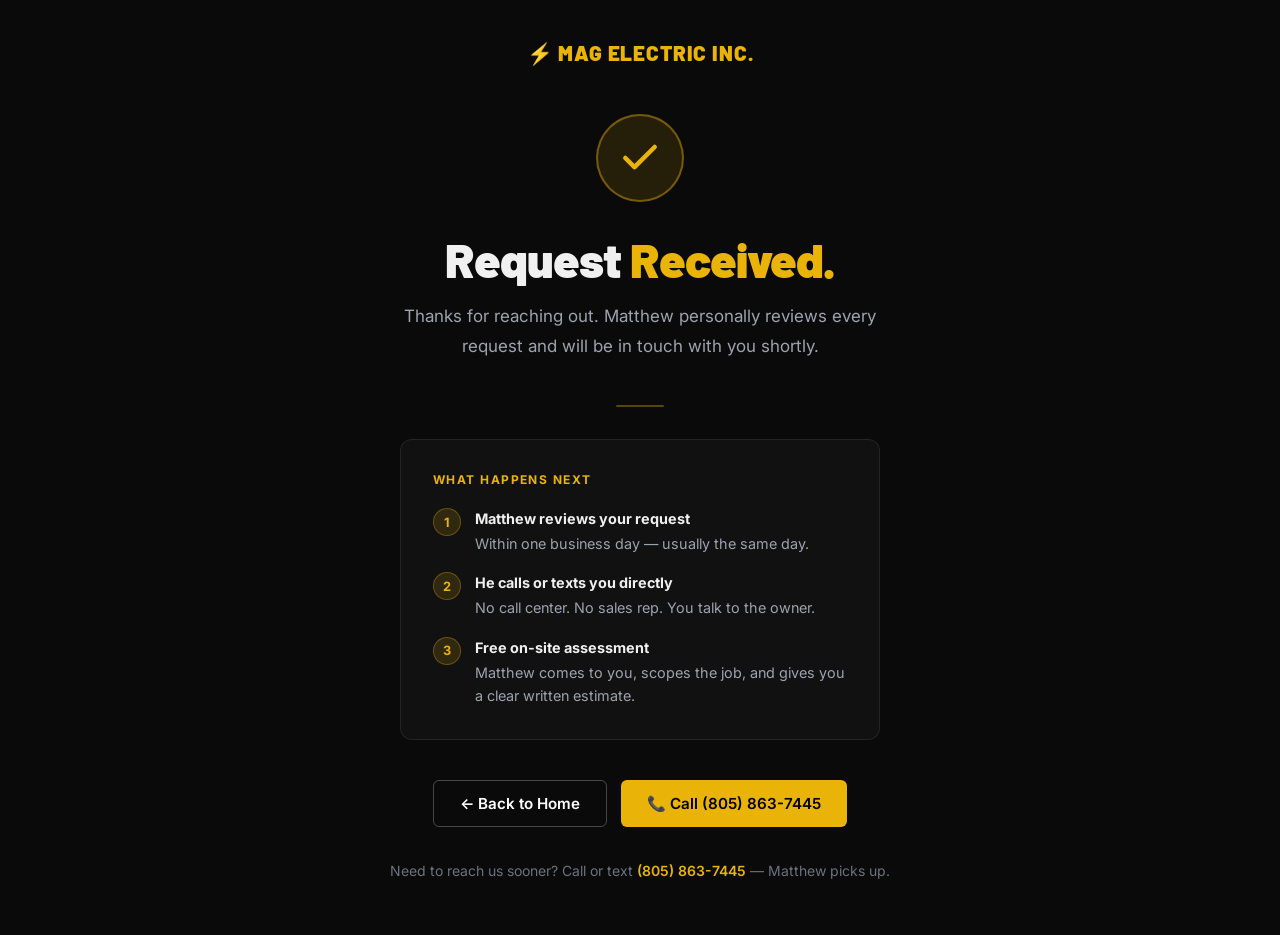
<file: thank-you.html>
<!DOCTYPE html>
<html lang="en">
<head>
  <meta charset="UTF-8" />
  <meta name="viewport" content="width=device-width, initial-scale=1.0" />
  <title>Request Received | MAG Electric</title>
  <meta name="description" content="Your request has been received. Matthew Gil will personally reach out shortly. Need us sooner? Call (805) 863-7445." />
  <meta name="robots" content="noindex, nofollow" />
  <link rel="canonical" href="https://mag-electric.netlify.app/thank-you.html" />
  <link rel="preconnect" href="https://fonts.googleapis.com" />
  <link href="https://fonts.googleapis.com/css2?family=Inter:wght@400;600;700&family=Barlow:wght@800;900&display=swap" rel="stylesheet" />
  <style>
    *, *::before, *::after { box-sizing: border-box; margin: 0; padding: 0; }
    body { background: #0a0a0a; color: #f0f0f0; font-family: 'Inter', sans-serif;
      min-height: 100vh; display: flex; flex-direction: column; align-items: center;
      justify-content: center; padding: 40px 24px; text-align: center; }
    .logo { font-family: 'Barlow', sans-serif; font-weight: 900; font-size: 1.3rem;
      color: #EAB308; letter-spacing: .04em; margin-bottom: 48px; }
    .check-circle { width: 88px; height: 88px; border-radius: 50%;
      background: rgba(234,179,8,.12); border: 2px solid rgba(234,179,8,.4);
      display: flex; align-items: center; justify-content: center; margin: 0 auto 32px; }
    .check-circle svg { width: 44px; height: 44px; color: #EAB308; }
    h1 { font-family: 'Barlow', sans-serif; font-weight: 900;
      font-size: clamp(2rem, 5vw, 3rem); letter-spacing: -.02em;
      margin-bottom: 16px; line-height: 1.08; }
    h1 span { color: #EAB308; }
    p { color: #9ca3af; font-size: 1.0625rem; line-height: 1.75;
      max-width: 520px; margin: 0 auto 12px; }
    .divider { width: 48px; height: 2px; background: rgba(234,179,8,.35);
      margin: 32px auto; border-radius: 2px; }
    .what-happens { background: #111; border: 1px solid rgba(255,255,255,.08);
      border-radius: 12px; padding: 32px; max-width: 480px; margin: 0 auto 40px;
      text-align: left; }
    .what-happens h3 { font-size: .75rem; font-weight: 700; letter-spacing: .12em;
      text-transform: uppercase; color: #EAB308; margin-bottom: 20px; }
    .step { display: flex; align-items: flex-start; gap: 14px; margin-bottom: 16px; }
    .step:last-child { margin-bottom: 0; }
    .step-num { width: 28px; height: 28px; border-radius: 50%; background: rgba(234,179,8,.15);
      border: 1px solid rgba(234,179,8,.3); color: #EAB308; font-weight: 700;
      font-size: .8rem; display: flex; align-items: center; justify-content: center;
      flex-shrink: 0; margin-top: 1px; }
    .step p { font-size: .9rem; color: #9ca3af; margin: 0; line-height: 1.6; }
    .step p strong { color: #f0f0f0; display: block; margin-bottom: 2px; font-size: .9rem; }
    .actions { display: flex; flex-wrap: wrap; gap: 14px; justify-content: center; }
    .btn { display: inline-flex; align-items: center; gap: 8px; font-weight: 600;
      font-size: .95rem; padding: 13px 26px; border-radius: 6px; text-decoration: none;
      transition: transform .15s, box-shadow .15s; }
    .btn:hover { transform: translateY(-2px); box-shadow: 0 8px 24px rgba(0,0,0,.4); }
    .btn-primary { background: #EAB308; color: #000; }
    .btn-ghost { background: transparent; color: #fff; border: 1.5px solid rgba(255,255,255,.25); }
    .btn-ghost:hover { border-color: rgba(255,255,255,.6); }
    .phone-note { margin-top: 32px; font-size: .875rem; color: #6b7280; }
    .phone-note a { color: #EAB308; text-decoration: none; font-weight: 600; }
  </style>
</head>
<body>
  <div class="logo">⚡ MAG ELECTRIC INC.</div>

  <div class="check-circle">
    <svg viewBox="0 0 24 24" fill="none" stroke="currentColor" stroke-width="2.5" stroke-linecap="round" stroke-linejoin="round">
      <polyline points="20 6 9 17 4 12"/>
    </svg>
  </div>

  <h1>Request <span>Received.</span></h1>
  <p>Thanks for reaching out. Matthew personally reviews every request and will be in touch with you shortly.</p>

  <div class="divider"></div>

  <div class="what-happens">
    <h3>What Happens Next</h3>
    <div class="step">
      <div class="step-num">1</div>
      <p><strong>Matthew reviews your request</strong>Within one business day — usually the same day.</p>
    </div>
    <div class="step">
      <div class="step-num">2</div>
      <p><strong>He calls or texts you directly</strong>No call center. No sales rep. You talk to the owner.</p>
    </div>
    <div class="step">
      <div class="step-num">3</div>
      <p><strong>Free on-site assessment</strong>Matthew comes to you, scopes the job, and gives you a clear written estimate.</p>
    </div>
  </div>

  <div class="actions">
    <a href="/" class="btn btn-ghost">← Back to Home</a>
    <a href="tel:+18058637445" class="btn btn-primary">📞 Call (805) 863-7445</a>
  </div>

  <p class="phone-note">Need to reach us sooner? Call or text <a href="tel:+18058637445">(805) 863-7445</a> — Matthew picks up.</p>
</body>
</html>
</file>
<file: css/styles.css>
/* ============================================
   MAG ELECTRIC — Stylesheet
   Deep charcoal + Electric yellow
   ============================================ */

:root {
  --gold: #EAB308;
  --gold-dark: #CA8A04;
  --gold-light: #FDE047;
  --gold-glow: rgba(234, 179, 8, 0.12);
  --charcoal: #0D1117;
  --charcoal-2: #111827;
  --charcoal-3: #1F2937;
  --charcoal-4: #374151;
  --text-primary: #F9FAFB;
  --text-secondary: #E5E7EB;
  --text-muted: #9CA3AF;
  --text-dim: #6B7280;
  --border: rgba(255, 255, 255, 0.07);
  --border-gold: rgba(234, 179, 8, 0.22);
  --radius: 12px;
  --radius-lg: 20px;
  --radius-sm: 8px;
  --shadow: 0 4px 24px rgba(0,0,0,0.3);
  --transition: 0.22s ease;
  --container: 1200px;
  --section-py: 96px;
}

/* ===== RESET ===== */
*, *::before, *::after { box-sizing: border-box; margin: 0; padding: 0; }
html { scroll-behavior: smooth; -webkit-font-smoothing: antialiased; }
body {
  font-family: 'Inter', -apple-system, BlinkMacSystemFont, sans-serif;
  background: var(--charcoal);
  color: var(--text-primary);
  line-height: 1.6;
  overflow-x: hidden;
}
a { color: inherit; text-decoration: none; }
img { max-width: 100%; display: block; }
ul { list-style: none; }

/* ===== TYPE ===== */
h1, h2, h3, h4 {
  font-family: 'Barlow', 'Inter', sans-serif;
  font-weight: 800;
  line-height: 1.15;
  letter-spacing: -0.02em;
}
h1 { font-size: clamp(2.2rem, 5vw, 3.5rem); }
h2 { font-size: clamp(1.8rem, 4vw, 2.8rem); }
h3 { font-size: 1.15rem; font-weight: 700; font-family: 'Inter', sans-serif; }
.highlight { color: var(--gold); }

/* ===== LAYOUT ===== */
.container { max-width: var(--container); margin: 0 auto; padding: 0 24px; }
.section { padding: var(--section-py) 0; }
.section-header { text-align: center; max-width: 640px; margin: 0 auto 64px; }
.section-header p { color: var(--text-muted); font-size: 1.05rem; margin-top: 16px; line-height: 1.7; }
.section-tag {
  display: inline-block;
  font-size: 0.72rem; font-weight: 600; letter-spacing: 0.1em; text-transform: uppercase;
  color: var(--gold); background: var(--gold-glow); border: 1px solid var(--border-gold);
  padding: 6px 16px; border-radius: 100px; margin-bottom: 16px;
}

/* ===== BUTTONS ===== */
.btn {
  display: inline-flex; align-items: center; gap: 8px;
  padding: 14px 28px; border-radius: var(--radius-sm);
  font-size: 0.95rem; font-weight: 600; cursor: pointer;
  transition: all var(--transition); border: 2px solid transparent;
  white-space: nowrap; font-family: 'Inter', sans-serif;
}
.btn-primary { background: var(--gold); color: #000; border-color: var(--gold); }
.btn-primary:hover {
  background: var(--gold-light); border-color: var(--gold-light);
  transform: translateY(-2px); box-shadow: 0 8px 24px rgba(234,179,8,0.35);
}
.btn-ghost { background: transparent; color: var(--text-primary); border-color: rgba(255,255,255,0.22); }
.btn-ghost:hover { border-color: #fff; background: rgba(255,255,255,0.05); }
.btn-outline-dark {
  background: transparent; color: #000; border: 2px solid #000;
  padding: 14px 28px; border-radius: var(--radius-sm);
  font-weight: 600; font-size: 0.95rem; transition: all var(--transition);
  cursor: pointer; display: inline-flex; align-items: center; font-family: 'Inter', sans-serif;
}
.btn-outline-dark:hover { background: #000; color: #fff; }
.btn-full { width: 100%; justify-content: center; padding: 16px; font-size: 1rem; }

/* ===== NAV ===== */
.nav {
  position: fixed; top: 0; left: 0; right: 0; z-index: 1000;
  background: rgba(13,17,23,0.88); backdrop-filter: blur(16px);
  -webkit-backdrop-filter: blur(16px); border-bottom: 1px solid var(--border);
  transition: background var(--transition), border-color var(--transition);
}
.nav.scrolled { background: rgba(13,17,23,0.98); border-bottom-color: rgba(255,255,255,0.1); }
.nav-inner { display: flex; align-items: center; justify-content: space-between; height: 68px; }
.logo {
  display: flex; align-items: center; gap: 10px;
  font-family: 'Barlow', sans-serif; font-weight: 900; font-size: 1.05rem;
  letter-spacing: 0.05em; color: var(--text-primary); text-transform: uppercase;
}
.logo em { font-style: normal; color: var(--gold); }
.nav-links { display: none; align-items: center; gap: 28px; }
.nav-links a { font-size: 0.88rem; font-weight: 500; color: var(--text-secondary); transition: color var(--transition); }
.nav-links a:hover { color: #fff; }
.nav-phone { color: var(--text-muted) !important; font-size: 0.82rem !important; }
.nav-cta {
  background: var(--gold) !important; color: #000 !important;
  padding: 9px 18px !important; border-radius: var(--radius-sm) !important;
  font-weight: 700 !important; font-size: 0.82rem !important; transition: all var(--transition) !important;
}
.nav-cta:hover { background: var(--gold-light) !important; transform: translateY(-1px); }
.menu-toggle { display: flex; flex-direction: column; gap: 5px; background: none; border: none; cursor: pointer; padding: 4px; }
.menu-toggle span { display: block; width: 24px; height: 2px; background: var(--text-primary); border-radius: 2px; transition: all var(--transition); }
.menu-toggle.open span:nth-child(1) { transform: rotate(45deg) translate(5px,5px); }
.menu-toggle.open span:nth-child(2) { opacity: 0; }
.menu-toggle.open span:nth-child(3) { transform: rotate(-45deg) translate(5px,-5px); }
.mobile-menu {
  display: none; flex-direction: column;
  padding: 16px 24px 28px; border-top: 1px solid var(--border);
  background: rgba(13,17,23,0.98);
}
.mobile-menu.open { display: flex; }
.mobile-link {
  padding: 14px 0; font-size: 1.05rem; font-weight: 600;
  color: var(--text-secondary); border-bottom: 1px solid var(--border); transition: color var(--transition);
}
.mobile-link:hover { color: var(--gold); }
.mobile-phone {
  display: flex; align-items: center; gap: 10px;
  margin-top: 18px; padding: 14px 20px;
  background: var(--gold); color: #000;
  font-weight: 700; font-size: 1rem; border-radius: var(--radius-sm); justify-content: center;
}

/* ===== HERO ===== */
.hero {
  position: relative; min-height: 100vh;
  display: flex; flex-direction: column; justify-content: center;
  overflow: hidden; background: var(--charcoal); padding-top: 68px;
}
.hero-overlay {
  position: absolute; inset: 0;
  background:
    radial-gradient(ellipse 70% 60% at 15% 40%, rgba(234,179,8,0.07) 0%, transparent 70%),
    radial-gradient(ellipse 45% 35% at 85% 65%, rgba(234,179,8,0.04) 0%, transparent 60%),
    repeating-linear-gradient(-45deg, transparent, transparent 60px, rgba(234,179,8,0.013) 60px, rgba(234,179,8,0.013) 61px);
}
.hero.has-photo .hero-overlay {
  background: linear-gradient(to right, rgba(13,17,23,0.92) 0%, rgba(13,17,23,0.7) 50%, rgba(13,17,23,0.5) 100%);
}
.hero-photo {
  position: absolute; inset: 0;
  background: url('../images/hero-bg.jpg') center center / cover no-repeat;
  opacity: 0; transition: opacity 0.5s ease;
}
.hero-content { position: relative; z-index: 1; padding-top: 80px; padding-bottom: 60px; max-width: 820px; }
.hero-badge {
  display: inline-flex; align-items: center; gap: 8px;
  font-size: 0.78rem; font-weight: 600; letter-spacing: 0.07em; text-transform: uppercase;
  color: var(--gold); background: var(--gold-glow); border: 1px solid var(--border-gold);
  padding: 8px 16px; border-radius: 100px; margin-bottom: 28px;
}
.hero h1 { color: var(--text-primary); margin-bottom: 24px; }
.hero-sub { font-size: clamp(1rem,2vw,1.18rem); color: var(--text-muted); max-width: 600px; line-height: 1.75; margin-bottom: 40px; }
.hero-actions { display: flex; gap: 16px; flex-wrap: wrap; }
.hero-stats { position: relative; z-index: 1; background: var(--charcoal-3); border-top: 1px solid var(--border); padding: 36px 0; }
.stats-grid { display: grid; grid-template-columns: repeat(2,1fr); gap: 28px; }
.stat { display: flex; flex-direction: column; align-items: center; text-align: center; gap: 5px; }
.stat-num { font-family: 'Barlow', sans-serif; font-size: 2rem; font-weight: 900; color: var(--gold); line-height: 1; }
.stat-label { font-size: 0.75rem; color: var(--text-muted); text-transform: uppercase; letter-spacing: 0.06em; font-weight: 500; }
.span-badge {
  display: inline-flex; align-items: center; gap: 10px;
  background: var(--charcoal-3); border: 1px solid var(--border-gold);
  border-radius: var(--radius-sm); padding: 10px 18px;
  font-size: 0.82rem; font-weight: 600; color: var(--gold); margin-top: 32px;
}
.span-badge svg { flex-shrink: 0; }

/* ===== TRUST BAR ===== */
.trust-bar { background: var(--charcoal-2); border-bottom: 1px solid var(--border); padding: 22px 0; }
.trust-inner { display: flex; align-items: center; justify-content: center; flex-wrap: wrap; gap: 16px; }
.trust-item { display: flex; align-items: center; gap: 8px; font-size: 0.82rem; font-weight: 500; color: var(--text-secondary); }
.trust-div { width: 1px; height: 18px; background: var(--border); }

/* ===== SERVICES ===== */
.services { background: var(--charcoal-2); }
.services-grid { display: grid; grid-template-columns: 1fr; gap: 20px; }
.service-card {
  background: var(--charcoal-3); border: 1px solid var(--border); border-radius: var(--radius); padding: 32px;
  transition: border-color var(--transition), transform var(--transition), box-shadow var(--transition);
}
.service-card:hover { border-color: var(--border-gold); transform: translateY(-4px); box-shadow: 0 12px 40px rgba(0,0,0,0.35); }
.service-card.featured { border-color: var(--border-gold); background: linear-gradient(135deg, var(--charcoal-3) 0%, rgba(234,179,8,0.05) 100%); }
.service-card.featured .service-icon { background: rgba(234,179,8,0.2); }
.service-icon {
  width: 54px; height: 54px; background: var(--gold-glow); border: 1px solid var(--border-gold);
  border-radius: var(--radius-sm); display: flex; align-items: center; justify-content: center;
  color: var(--gold); margin-bottom: 20px;
}
.service-badge {
  display: inline-block; font-size: 0.65rem; font-weight: 700; letter-spacing: 0.08em; text-transform: uppercase;
  background: var(--gold); color: #000; padding: 3px 10px; border-radius: 100px; margin-bottom: 10px;
}
.service-card h3 { color: var(--text-primary); margin-bottom: 10px; }
.service-card p { color: var(--text-muted); font-size: 0.9rem; line-height: 1.65; }

/* ===== WHY US ===== */
.why-us { background: var(--charcoal); }
.why-layout { display: grid; grid-template-columns: 1fr; gap: 48px; }
.why-intro { color: var(--text-muted); font-size: 1.05rem; line-height: 1.75; margin-top: 20px; }
.why-right { display: flex; flex-direction: column; gap: 16px; }
.why-point {
  display: flex; gap: 20px; padding: 28px;
  background: var(--charcoal-3); border: 1px solid var(--border); border-radius: var(--radius);
  transition: border-color var(--transition);
}
.why-point:hover { border-color: var(--border-gold); }
.why-icon {
  flex-shrink: 0; width: 48px; height: 48px;
  background: var(--gold-glow); border: 1px solid var(--border-gold); border-radius: var(--radius-sm);
  display: flex; align-items: center; justify-content: center; color: var(--gold);
}
.why-text h3 { margin-bottom: 8px; }
.why-text p { color: var(--text-muted); font-size: 0.9rem; line-height: 1.65; }

/* ===== PROCESS ===== */
.process { background: var(--charcoal-2); }
.process-steps { display: flex; flex-direction: column; align-items: center; gap: 0; }
.process-step {
  background: var(--charcoal-3); border: 1px solid var(--border); border-radius: var(--radius);
  padding: 36px 32px; text-align: center; max-width: 340px; width: 100%;
}
.process-arrow { display: flex; align-items: center; justify-content: center; transform: rotate(90deg); padding: 6px 0; }
.step-num { font-family: 'Barlow', sans-serif; font-size: 2.8rem; font-weight: 900; color: rgba(234,179,8,0.22); margin-bottom: 16px; line-height: 1; }
.process-step h3 { margin-bottom: 12px; color: var(--gold); font-size: 1.05rem; }
.process-step p { color: var(--text-muted); font-size: 0.9rem; line-height: 1.65; }

/* ===== TESTIMONIALS ===== */
.testimonials { background: var(--charcoal); }
.reviews-grid { display: grid; grid-template-columns: 1fr; gap: 20px; }
.review-card {
  background: var(--charcoal-3); border: 1px solid var(--border); border-radius: var(--radius); padding: 32px;
  transition: border-color var(--transition);
}
.review-card:hover { border-color: var(--border-gold); }
.review-stars { color: var(--gold); font-size: 0.95rem; letter-spacing: 2px; margin-bottom: 16px; }
.review-card p { color: var(--text-secondary); font-size: 0.93rem; line-height: 1.72; font-style: italic; margin-bottom: 24px; }
.reviewer { display: flex; align-items: center; gap: 14px; }
.reviewer-avatar {
  width: 44px; height: 44px; background: var(--gold-glow); border: 1px solid var(--border-gold);
  border-radius: 50%; display: flex; align-items: center; justify-content: center;
  font-weight: 700; color: var(--gold); font-size: 1rem; flex-shrink: 0;
}
.reviewer strong { display: block; font-size: 0.88rem; color: var(--text-primary); }
.reviewer span { font-size: 0.78rem; color: var(--text-muted); }

/* ===== CTA BANNER ===== */
.cta-banner { background: linear-gradient(135deg, var(--gold) 0%, var(--gold-dark) 100%); padding: 68px 0; }
.cta-inner { display: flex; flex-direction: column; align-items: center; text-align: center; gap: 32px; }
.cta-text h2 { color: #000; font-size: clamp(1.6rem,4vw,2.4rem); margin-bottom: 8px; }
.cta-text p { color: rgba(0,0,0,0.65); font-size: 1rem; }
.cta-actions { display: flex; gap: 16px; flex-wrap: wrap; justify-content: center; }

/* ===== ESTIMATE ===== */
.estimate { background: var(--charcoal-2); }
.estimate-layout { display: grid; grid-template-columns: 1fr; gap: 48px; }
.estimate-left h2 { margin: 12px 0 16px; }
.estimate-left > p { color: var(--text-muted); font-size: 1rem; line-height: 1.72; margin-bottom: 32px; }
.inline-link { color: var(--gold); font-weight: 600; }
.inline-link:hover { text-decoration: underline; }
.contact-details { display: flex; flex-direction: column; gap: 18px; }
.contact-item { display: flex; align-items: flex-start; gap: 12px; font-size: 0.9rem; color: var(--text-secondary); line-height: 1.5; }
.estimate-form { background: var(--charcoal-3); border: 1px solid var(--border); border-radius: var(--radius-lg); padding: 36px; }
.form-row { display: grid; grid-template-columns: 1fr; gap: 20px; }
.form-group { margin-bottom: 20px; }
.form-group:last-of-type { margin-bottom: 0; }
.form-group label { display: block; font-size: 0.82rem; font-weight: 600; color: var(--text-secondary); margin-bottom: 8px; letter-spacing: 0.02em; }
.form-group input,
.form-group select,
.form-group textarea {
  width: 100%; background: var(--charcoal); border: 1px solid var(--border); border-radius: var(--radius-sm);
  color: var(--text-primary); font-family: 'Inter', sans-serif; font-size: 0.93rem;
  padding: 12px 16px; transition: border-color var(--transition); outline: none;
  -webkit-appearance: none; appearance: none;
}
.form-group input:focus,
.form-group select:focus,
.form-group textarea:focus { border-color: var(--gold); box-shadow: 0 0 0 3px rgba(234,179,8,0.12); }
.form-group input::placeholder,
.form-group textarea::placeholder { color: var(--text-dim); }
.form-group select {
  cursor: pointer;
  background-image: url("data:image/svg+xml,%3Csvg xmlns='http://www.w3.org/2000/svg' width='12' height='12' viewBox='0 0 24 24' fill='none' stroke='%239CA3AF' stroke-width='2'%3E%3Cpolyline points='6 9 12 15 18 9'/%3E%3C/svg%3E");
  background-repeat: no-repeat; background-position: right 14px center; padding-right: 40px;
}
.form-group select option { background: var(--charcoal-3); color: var(--text-primary); }
.form-group textarea { resize: vertical; min-height: 120px; }

/* ===== FOOTER ===== */
.footer { background: var(--charcoal); border-top: 1px solid var(--border); }
.footer-inner { display: grid; grid-template-columns: 1fr; gap: 40px; padding-top: 64px; padding-bottom: 48px; }
.footer-brand .logo { margin-bottom: 16px; }
.logo-footer { font-size: 0.95rem; }
.footer-brand p { color: var(--text-muted); font-size: 0.84rem; line-height: 1.65; margin-bottom: 16px; max-width: 260px; }
.footer-phone { font-size: 1.05rem; font-weight: 700; color: var(--gold); margin-bottom: 6px; transition: color var(--transition); display: block; }
.footer-phone:hover { color: var(--gold-light); }
.footer-address { font-size: 0.8rem; color: var(--text-dim); margin-bottom: 10px; line-height: 1.5; }
.license-num { font-size: 0.72rem !important; color: var(--text-dim); margin: 0 !important; }
.footer-col h4 { font-size: 0.76rem; font-weight: 700; letter-spacing: 0.08em; text-transform: uppercase; color: var(--text-secondary); margin-bottom: 20px; font-family: 'Inter', sans-serif; }
.footer-col ul { display: flex; flex-direction: column; gap: 12px; }
.footer-col ul li,
.footer-col ul a { font-size: 0.86rem; color: var(--text-muted); transition: color var(--transition); }
.footer-col ul a:hover { color: var(--gold); }
.footer-bottom { border-top: 1px solid var(--border); padding: 20px 0; }
.footer-bottom p { font-size: 0.78rem; color: var(--text-dim); text-align: center; }

/* ===== GALLERY ===== */
.gallery { background: var(--charcoal-2); padding-bottom: 80px; }

.gallery-cat-tag {
  display: inline-block; font-size: 0.72rem; font-weight: 600;
  letter-spacing: 0.1em; text-transform: uppercase;
  color: var(--gold); background: var(--gold-glow); border: 1px solid var(--border-gold);
  padding: 5px 14px; border-radius: 100px; white-space: nowrap;
}

.gallery-filters {
  display: flex; flex-wrap: wrap; gap: 10px;
  justify-content: center; margin-top: 40px; margin-bottom: 52px;
}
.gallery-filter {
  background: var(--charcoal-3); color: var(--text-muted);
  border: 1px solid var(--border); border-radius: 100px;
  padding: 9px 20px; font-size: 0.78rem; font-weight: 600;
  letter-spacing: 0.07em; text-transform: uppercase;
  cursor: pointer; transition: all 0.2s ease; white-space: nowrap; font-family: inherit;
}
.gallery-filter:hover { border-color: var(--gold); color: var(--gold); }
.gallery-filter.active { background: var(--gold-glow); border-color: var(--gold); color: var(--gold); }

/* EV Featured */
.gallery-ev-feature {
  background: var(--charcoal-3); border-top: 1px solid var(--border-gold);
  border-bottom: 1px solid var(--border-gold); padding: 56px 0; margin-bottom: 64px;
}
.gallery-ev-layout { display: grid; grid-template-columns: 1fr; gap: 40px; align-items: center; }
.gallery-ev-img { border-radius: var(--radius-lg); overflow: hidden; aspect-ratio: 4/3; background: var(--charcoal-4); }
.gallery-ev-img img { width: 100%; height: 100%; object-fit: cover; display: block; }
.gallery-ev-copy .gallery-cat-tag { margin-bottom: 14px; display: inline-block; }
.gallery-ev-copy h3 { font-size: clamp(1.4rem,3vw,2rem); font-family: 'Barlow', sans-serif; font-weight: 800; color: var(--text-primary); line-height: 1.15; margin-bottom: 16px; }
.gallery-ev-copy p { color: var(--text-muted); font-size: 0.95rem; line-height: 1.76; margin-bottom: 24px; }
.ev-bullets { display: flex; flex-direction: column; gap: 10px; margin-bottom: 28px; }
.ev-bullets li { display: flex; align-items: center; gap: 10px; font-size: 0.875rem; color: var(--text-secondary); font-weight: 500; }
.ev-bullets svg { flex-shrink: 0; }

/* ===== GALLERY GROUPS ===== */
.gallery-groups { display: flex; flex-direction: column; gap: 56px; }

/* Groups are always visible; g-in/g-out only used by filter transitions */
.gallery-group {
  transition: opacity 0.28s ease, transform 0.28s ease;
}
.gallery-group.g-in  { opacity: 1; transform: none; }
.gallery-group.g-out { opacity: 0; transform: translateY(8px); pointer-events: none; }
.gallery-group.g-hidden { display: none; }

.gallery-group-hd {
  display: flex; align-items: center; justify-content: space-between;
  margin-bottom: 18px; padding-bottom: 14px; border-bottom: 1px solid var(--border);
}
.gallery-group-count { font-size: 0.75rem; color: var(--text-dim); font-weight: 500; letter-spacing: 0.04em; }

/* Group body: hero (3fr) + thumb grid (2fr) */
.gallery-group-body {
  display: grid;
  grid-template-columns: 3fr 2fr;
  gap: 14px;
  height: 460px;
  overflow: hidden; /* clip children to container bounds */
}

/* Hero */
.gallery-hero {
  position: relative; border-radius: var(--radius-lg);
  overflow: hidden; cursor: pointer;
  height: 100%; display: block; margin: 0;
  min-height: 0; /* prevent CSS grid blowout */
}
.gallery-hero img { width: 100%; height: 100%; object-fit: cover; display: block; transition: transform 0.45s ease; }
.gallery-hero:hover img { transform: scale(1.04); }
.gallery-hero figcaption {
  position: absolute; bottom: 0; left: 0; right: 0;
  background: linear-gradient(transparent, rgba(0,0,0,0.78));
  padding: 36px 20px 20px; opacity: 0; transition: opacity 0.28s ease;
}
.gallery-hero:hover figcaption { opacity: 1; }
.gallery-hero figcaption strong {
  display: block; color: #fff;
  font-family: 'Barlow', sans-serif; font-weight: 800; font-size: 1.05rem; line-height: 1.2;
}

/* Thumb grid: default 2x2 */
.gallery-thumbs {
  display: grid;
  grid-template-columns: 1fr 1fr;
  grid-template-rows: 1fr 1fr;
  gap: 14px; height: 100%;
  min-height: 0; /* prevent CSS grid blowout */
}
.gallery-thumb {
  position: relative; border-radius: var(--radius);
  overflow: hidden; cursor: pointer;
  display: block; margin: 0; height: 100%;
  min-height: 0; /* prevent CSS grid blowout */
}
.gallery-thumb img { width: 100%; height: 100%; object-fit: cover; display: block; transition: transform 0.35s ease; }
.gallery-thumb:hover img { transform: scale(1.06); }

/* "+N more" overlay */
.gallery-more-label {
  position: absolute; inset: 0;
  background: rgba(0,0,0,0.52);
  display: flex; align-items: center; justify-content: center;
  color: #fff; font-family: 'Barlow', sans-serif;
  font-size: 1.35rem; font-weight: 900; letter-spacing: -0.02em;
  transition: background 0.2s; pointer-events: none;
}
.gallery-thumb-more:hover .gallery-more-label { background: rgba(234,179,8,0.55); }

/* Solo: hero left + promo text right */
.gallery-group--solo .gallery-group-body { height: 380px; }
.gallery-group-promo { display: flex; flex-direction: column; justify-content: center; gap: 14px; padding: 4px 0; }
.gallery-group-promo h4 { font-family: 'Barlow', sans-serif; font-weight: 800; font-size: 1.2rem; color: var(--text-primary); line-height: 1.2; }
.gallery-group-promo p { color: var(--text-muted); font-size: 0.88rem; line-height: 1.72; }

/* Col: thumbs stacked in single column */
.gallery-group--col .gallery-group-body { height: 420px; }
.gallery-group--col .gallery-thumbs { grid-template-columns: 1fr; grid-template-rows: 1fr 1fr; }
.gallery-group--col .gallery-thumbs .gallery-thumb:only-child { grid-row: 1 / -1; }

/* ===== LIGHTBOX ===== */
.lb-overlay {
  display: none; position: fixed; inset: 0; z-index: 2000;
  background: rgba(0,0,0,0.92); backdrop-filter: blur(8px); -webkit-backdrop-filter: blur(8px);
  align-items: center; justify-content: center;
}
.lb-overlay.lb-open { display: flex; }
.lb-content { position: relative; max-width: 90vw; display: flex; flex-direction: column; align-items: center; gap: 16px; }
.lb-content img { max-width: 90vw; max-height: 76vh; object-fit: contain; border-radius: 10px; box-shadow: 0 24px 80px rgba(0,0,0,0.6); display: block; }
.lb-caption { text-align: center; }
.lb-cat-tag {
  display: inline-block; font-size: 0.65rem; font-weight: 700;
  letter-spacing: 0.1em; text-transform: uppercase;
  color: var(--gold); background: var(--gold-glow); border: 1px solid var(--border-gold);
  padding: 3px 10px; border-radius: 100px; margin-bottom: 8px;
}
.lb-title { font-family: 'Barlow', sans-serif; font-weight: 800; font-size: 1.1rem; color: var(--text-primary); }
.lb-close {
  position: fixed; top: 20px; right: 20px; width: 44px; height: 44px;
  background: rgba(255,255,255,0.08); border: 1px solid rgba(255,255,255,0.15);
  border-radius: 50%; color: white; cursor: pointer;
  display: flex; align-items: center; justify-content: center; transition: background 0.2s; z-index: 2001;
}
.lb-close:hover { background: rgba(255,255,255,0.2); }
.lb-nav {
  position: fixed; top: 50%; transform: translateY(-50%);
  width: 52px; height: 52px;
  background: rgba(255,255,255,0.08); border: 1px solid rgba(255,255,255,0.15);
  border-radius: 50%; color: white; cursor: pointer;
  display: flex; align-items: center; justify-content: center;
  transition: background 0.2s, border-color 0.2s; z-index: 2001;
}
.lb-nav:hover { background: rgba(234,179,8,0.2); border-color: var(--gold); }
.lb-prev { left: 16px; }
.lb-next { right: 16px; }

/* ===== RESPONSIVE: TABLET 768+ ===== */
@media (min-width: 768px) {
  .nav-links { display: flex; }
  .menu-toggle { display: none; }
  .mobile-menu { display: none !important; }
  .stats-grid { grid-template-columns: repeat(4,1fr); }
  .services-grid { grid-template-columns: repeat(2,1fr); }
  .why-layout { grid-template-columns: 1fr 2fr; align-items: start; gap: 64px; }
  .process-steps { flex-direction: row; align-items: center; justify-content: center; }
  .process-arrow { transform: rotate(0); padding: 0 4px; }
  .process-step { max-width: 280px; }
  .reviews-grid { grid-template-columns: repeat(3,1fr); }
  .gallery-ev-layout { grid-template-columns: 1fr 1fr; gap: 64px; }
  .gallery-ev-img { aspect-ratio: unset; height: 420px; }
  .cta-inner { flex-direction: row; text-align: left; justify-content: space-between; }
  .estimate-layout { grid-template-columns: 1fr 1fr; align-items: start; gap: 64px; }
  .form-row { grid-template-columns: 1fr 1fr; }
  .footer-inner { grid-template-columns: 2fr 1fr 1fr 1fr; }
}

/* ===== GALLERY MOBILE ===== */
@media (max-width: 767px) {
  .gallery-group-body,
  .gallery-group--solo .gallery-group-body,
  .gallery-group--col .gallery-group-body { grid-template-columns: 1fr; height: auto; }
  .gallery-hero { height: 230px; }
  .gallery-thumbs { grid-template-columns: repeat(3,1fr); grid-template-rows: auto; height: auto; gap: 8px; }
  .gallery-thumb { height: 90px; border-radius: var(--radius-sm); }
  .gallery-group--col .gallery-thumbs { grid-template-columns: 1fr 1fr; }
  .gallery-group--col .gallery-thumbs .gallery-thumb:only-child { grid-column: 1 / -1; }
  .gallery-more-label { font-size: 1rem; }
  .gallery-group-promo { padding: 16px 0 8px; }
  .lb-prev { left: 8px; }
  .lb-next { right: 8px; }
  .lb-nav { width: 42px; height: 42px; }
}

/* ===== RESPONSIVE: DESKTOP 1024+ ===== */
@media (min-width: 1024px) {
  .services-grid { grid-template-columns: repeat(3,1fr); }
  .hero-content { padding-top: 110px; padding-bottom: 80px; }
}

/* ===== ANIMATIONS ===== */
@keyframes fadeInUp {
  from { opacity: 0; transform: translateY(22px); }
  to   { opacity: 1; transform: translateY(0); }
}
.hero-badge   { animation: fadeInUp 0.5s ease both; }
.hero h1      { animation: fadeInUp 0.5s 0.1s ease both; }
.hero-sub     { animation: fadeInUp 0.5s 0.2s ease both; }
.hero-actions { animation: fadeInUp 0.5s 0.3s ease both; }

/* ===== A11Y ===== */
:focus-visible { outline: 2px solid var(--gold); outline-offset: 3px; border-radius: 4px; }
@media (prefers-reduced-motion: reduce) {
  *, *::before, *::after { animation-duration: 0.01ms !important; transition-duration: 0.01ms !important; }
  html { scroll-behavior: auto; }
}

/* ============================================
   CONVERSION UPGRADE (2026-07-23) — promise stack, case study, FAQ
   ============================================ */
.promise { background: var(--charcoal-2); }
.promise-grid { display: grid; grid-template-columns: repeat(3, 1fr); gap: 24px; }
.promise-card { background: var(--charcoal-3); border: 1px solid var(--border-gold); border-radius: var(--radius); padding: 32px; text-align: center; transition: border-color var(--transition), transform var(--transition), box-shadow var(--transition); }
.promise-card:hover { transform: translateY(-4px); box-shadow: var(--shadow); }
.promise-icon { width: 56px; height: 56px; margin: 0 auto 18px; background: var(--gold-glow); border: 1px solid var(--border-gold); border-radius: 50%; display: flex; align-items: center; justify-content: center; color: var(--gold); }
.promise-card h3 { color: var(--text-primary); margin-bottom: 10px; font-size: 1.08rem; }
.promise-card p { color: var(--text-muted); font-size: 0.9rem; line-height: 1.65; }

.casestudy .cs-layout { display: grid; grid-template-columns: 1.25fr 1fr; gap: 32px; align-items: start; }
.cs-body { display: flex; flex-direction: column; gap: 20px; }
.cs-row { border-left: 3px solid var(--gold); padding-left: 18px; }
.cs-label { display: block; font-size: 0.72rem; text-transform: uppercase; letter-spacing: 0.08em; font-weight: 700; color: var(--gold); margin-bottom: 6px; }
.cs-row p { color: var(--text-secondary); font-size: 0.95rem; line-height: 1.7; }
.cs-price { background: linear-gradient(135deg, var(--charcoal-3) 0%, rgba(234,179,8,0.06) 100%); border: 1px solid var(--border-gold); border-radius: var(--radius); padding: 32px; }
.cs-price-tag { display: inline-block; font-size: 0.72rem; text-transform: uppercase; letter-spacing: 0.08em; font-weight: 700; color: var(--gold); background: var(--gold-glow); border: 1px solid var(--border-gold); padding: 4px 12px; border-radius: 100px; margin-bottom: 12px; }
.cs-price-num { font-family: 'Barlow', sans-serif; font-size: 3rem; font-weight: 900; color: var(--text-primary); line-height: 1; }
.cs-price-note { color: var(--text-muted); font-size: 0.85rem; line-height: 1.6; margin: 14px 0 18px; }
.cs-check { list-style: none; display: flex; flex-direction: column; gap: 8px; margin-bottom: 22px; }
.cs-check li { color: var(--text-secondary); font-size: 0.9rem; padding-left: 26px; position: relative; }
.cs-check li::before { content: "\2713"; position: absolute; left: 0; color: var(--gold); font-weight: 700; }
.cs-disclaimer { text-align: center; color: var(--text-dim); font-size: 0.8rem; margin: 28px auto 0; max-width: 720px; line-height: 1.6; }

.faq { background: var(--charcoal-2); }
.faq-list { max-width: 820px; margin: 0 auto; display: flex; flex-direction: column; gap: 12px; }
.faq-item { background: var(--charcoal-3); border: 1px solid var(--border); border-radius: var(--radius-sm); overflow: hidden; transition: border-color var(--transition); }
.faq-item[open] { border-color: var(--border-gold); }
.faq-item summary { list-style: none; cursor: pointer; padding: 20px 24px; font-weight: 700; color: var(--text-primary); font-size: 1rem; display: flex; align-items: center; justify-content: space-between; gap: 16px; }
.faq-item summary::-webkit-details-marker { display: none; }
.faq-plus { color: var(--gold); font-size: 1.4rem; font-weight: 400; line-height: 1; transition: transform var(--transition); flex-shrink: 0; }
.faq-item[open] .faq-plus { transform: rotate(45deg); }
.faq-item[open] summary { color: var(--gold); }
.faq-a { padding: 0 24px 22px; color: var(--text-muted); font-size: 0.92rem; line-height: 1.72; }

@media (max-width: 860px) {
  .promise-grid { grid-template-columns: 1fr; }
  .casestudy .cs-layout { grid-template-columns: 1fr; }
}
</file>
